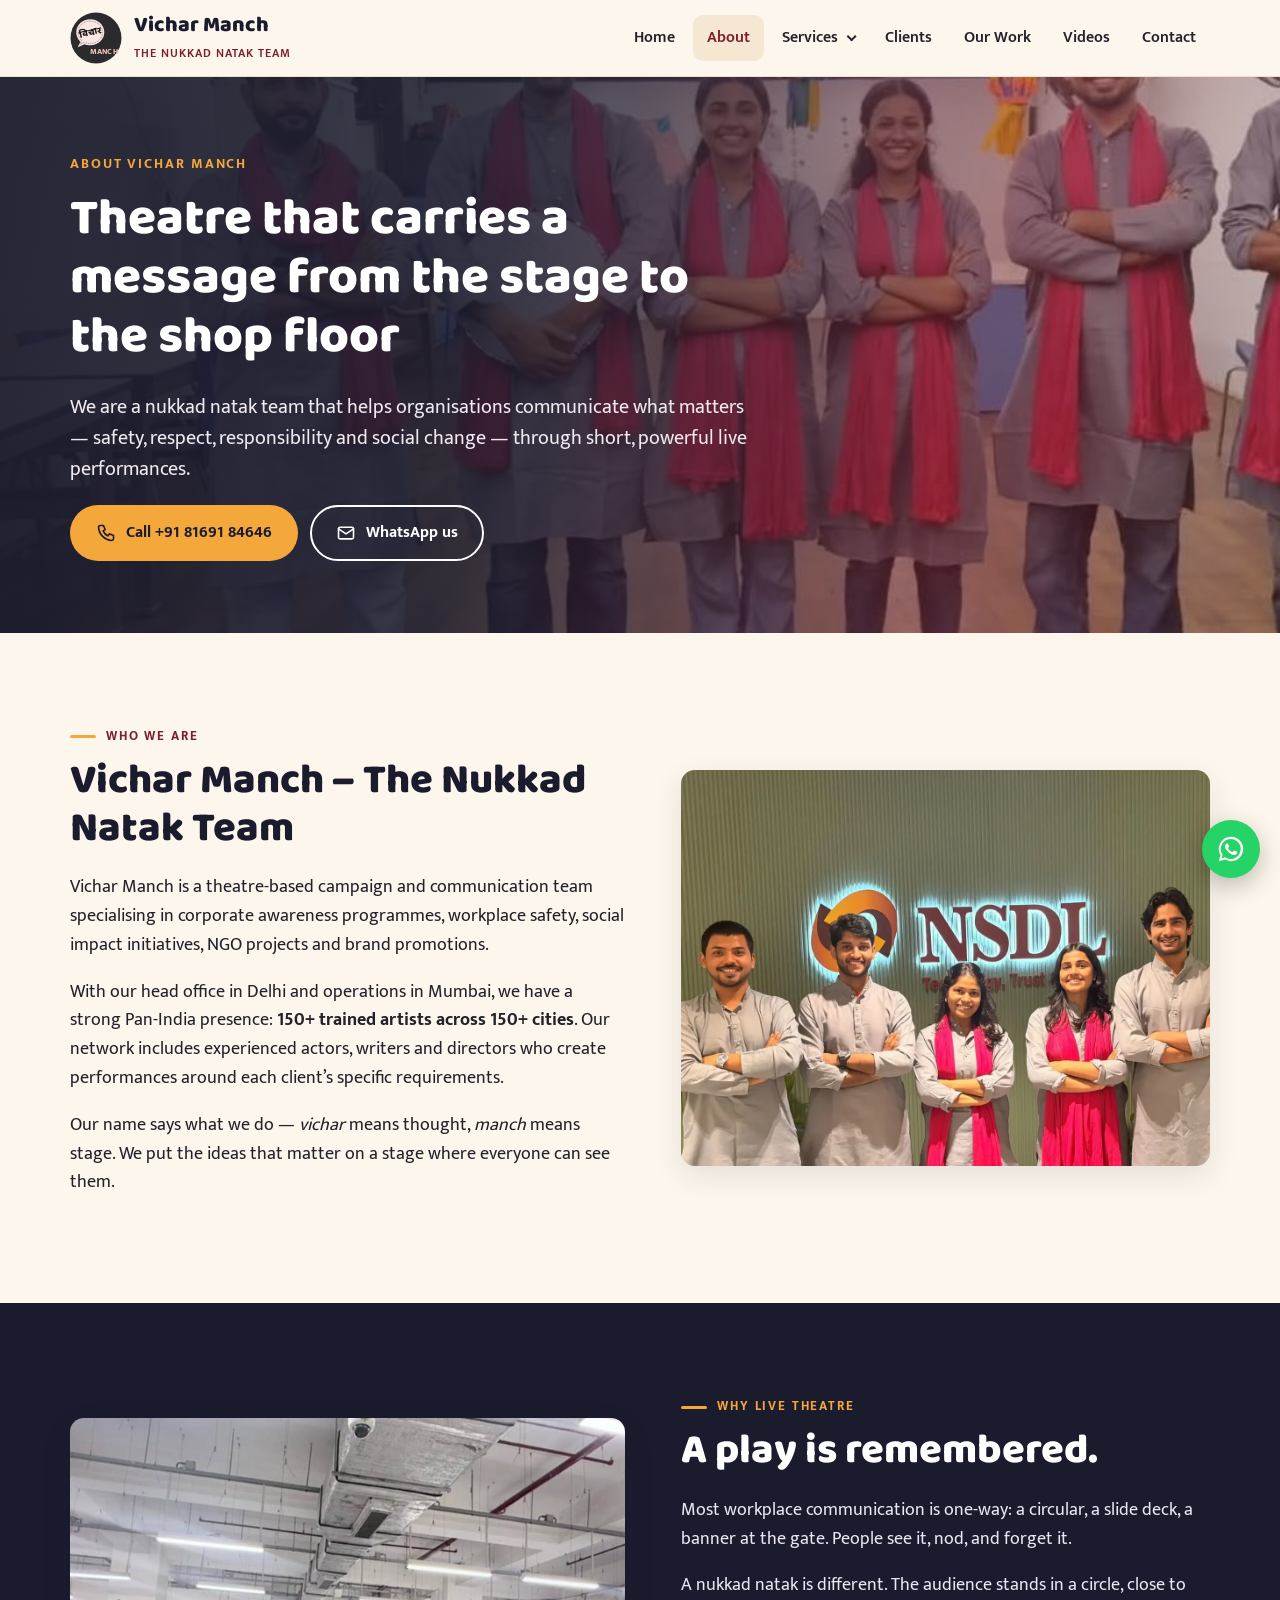
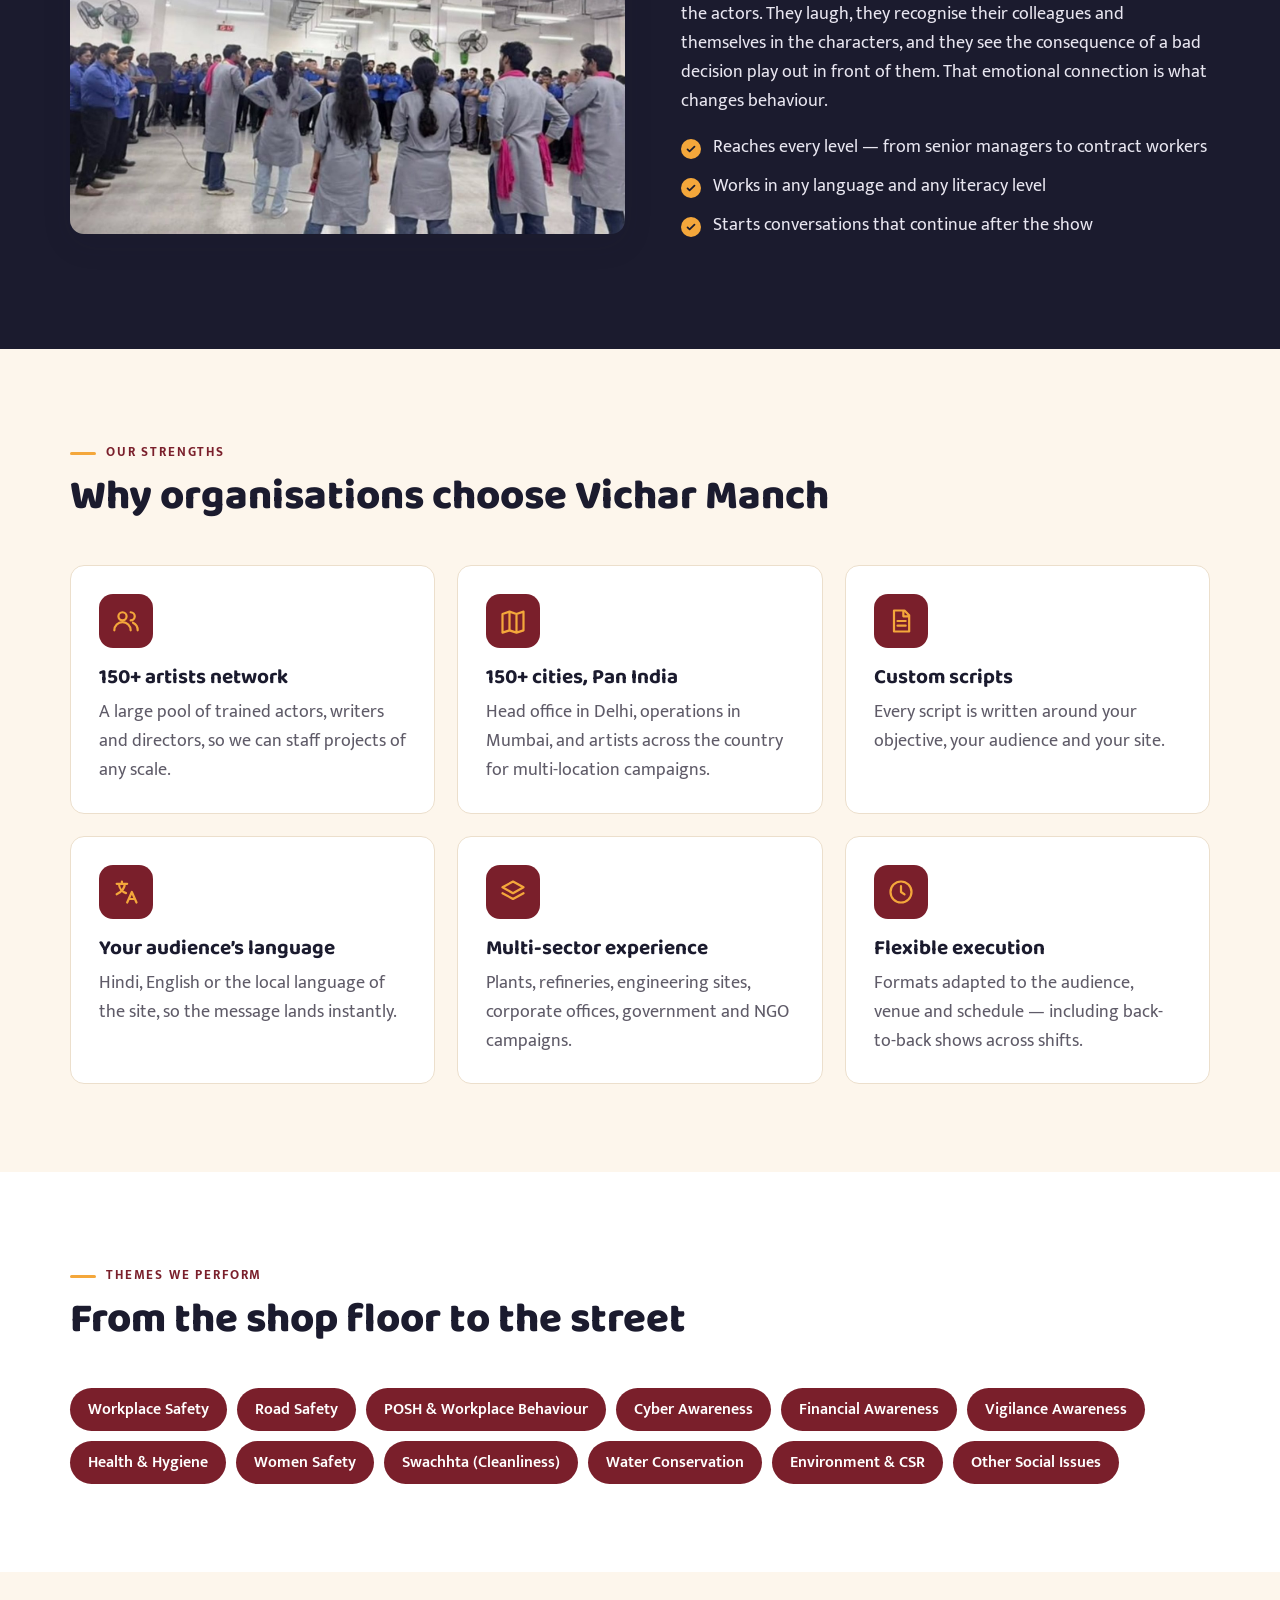
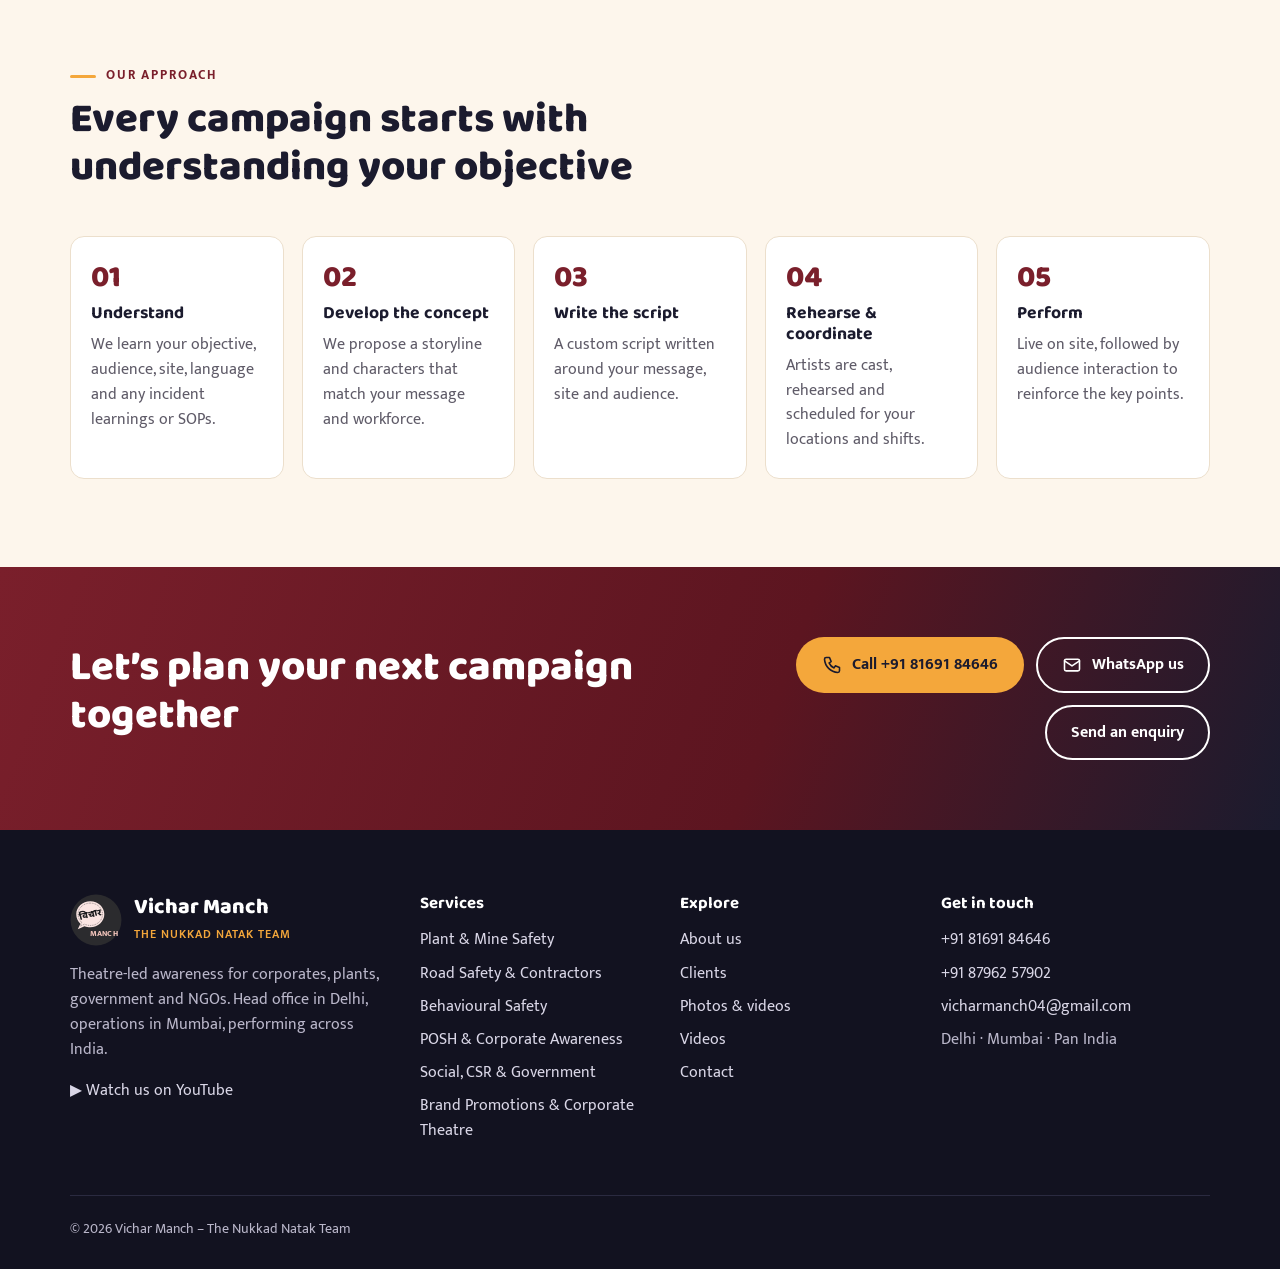
<file: site/about.html>
<!doctype html>
<html lang="en">
<head>
<meta charset="utf-8">
<meta name="viewport" content="width=device-width, initial-scale=1">
<title>About Us | Vichar Manch</title>
<meta name="description" content="About Vichar Manch, a Delhi and Mumbai based nukkad natak team with 150+ artists across 150+ cities, creating custom awareness plays for corporates, government and NGOs.">
<link rel="canonical" href="https://vicharmanchnukkadnatak.in/about.html">
<meta property="og:type" content="website">
<meta property="og:title" content="About Us | Vichar Manch">
<meta property="og:description" content="About Vichar Manch, a Delhi and Mumbai based nukkad natak team with 150+ artists across 150+ cities, creating custom awareness plays for corporates, government and NGOs.">
<meta property="og:image" content="https://vicharmanchnukkadnatak.in/assets/img/team-dhol.jpg">
<meta name="theme-color" content="#7a1f2b">
<link rel="icon" href="assets/img/logo.svg" type="image/svg+xml">
<link rel="preconnect" href="https://fonts.googleapis.com">
<link rel="preconnect" href="https://fonts.gstatic.com" crossorigin>
<link href="https://fonts.googleapis.com/css2?family=Baloo+2:wght@600;700;800&family=Mukta:wght@400;500;600;700;800&display=swap" rel="stylesheet">
<link rel="stylesheet" href="assets/css/style.css">
<script type="application/ld+json">{"@context": "https://schema.org", "@type": "PerformingGroup", "name": "Vichar Manch – The Nukkad Natak Team", "alternateName": "Vichar Manch", "email": "vicharmanch04@gmail.com", "telephone": ["+918169184646", "+918796257902"], "areaServed": "India", "sameAs": ["https://www.youtube.com/@Vicharmanchnukkadteam"], "address": {"@type": "PostalAddress", "addressLocality": "Delhi", "addressCountry": "IN"}, "description": "Nukkad natak (street theatre) team for corporate safety, POSH, CSR, government and brand awareness campaigns across India."}</script>
</head>
<body>
<a class="skip" href="#main">Skip to content</a>
<header class="site-header">
  <div class="wrap nav">
    <a class="brand" href="index.html" aria-label="Vichar Manch home"><svg viewBox="0 0 200 200" role="img" aria-label="Vichar Manch logo">
<circle cx="100" cy="100" r="98" fill="#2b2b2e"/>
<path d="M78 28c-30 0-54 22-54 50 0 14 6 27 16 36l-10 22 26-12c7 3 14 4 22 4 30 0 54-22 54-50S108 28 78 28z" fill="#fbe6e3"/>
<path d="M78 35c-26 0-47 19-47 43 0 12 5 23 14 31l-6 15 17-8c7 3 14 5 22 5 26 0 47-19 47-43S104 35 78 35z" fill="none" stroke="#2b2b2e" stroke-width="1.6" stroke-dasharray="4 3"/>
<text x="78" y="90" text-anchor="middle" font-family="'Baloo 2','Mukta',sans-serif" font-weight="800" font-size="36" fill="#1d1d1f" transform="rotate(-14 78 80)">विचार</text>
<text x="130" y="162" text-anchor="middle" font-family="'Mukta',Arial,sans-serif" font-weight="800" font-size="30" letter-spacing="1" fill="#f2c4bb">MANCH</text>
</svg><span><span class="brand-name">Vichar Manch</span><span class="brand-sub">The Nukkad Natak Team</span></span></a>
    <button class="nav-toggle" aria-label="Open menu" aria-expanded="false" aria-controls="menu"><span></span><span></span><span></span></button>
    <ul class="menu" id="menu">
      <li><a href="index.html">Home</a></li><li><a href="about.html" aria-current="page">About</a></li><li class="has-sub"><a href="services.html">Services</a><ul class="submenu"><li><a href="services/plant-mine-safety-plays.html">Plant &amp; Mine Safety</a></li><li><a href="services/road-safety-contractor-awareness.html">Road Safety &amp; Contractors</a></li><li><a href="services/behavioural-safety.html">Behavioural Safety</a></li><li><a href="services/posh-corporate-awareness.html">POSH &amp; Corporate Awareness</a></li><li><a href="services/social-awareness-csr-government.html">Social, CSR &amp; Government</a></li><li><a href="services/brand-promotions-corporate-theatre.html">Brand Promotions &amp; Corporate Theatre</a></li></ul></li><li><a href="clients.html">Clients</a></li><li><a href="gallery.html">Our Work</a></li><li><a href="videos.html">Videos</a></li><li><a href="contact.html">Contact</a></li>
    </ul>
  </div>
</header>
<main id="main">
<section class="hero page-hero">
  <div class="hero-bg" style="background-image:url('assets/img/team-dhol.jpg')" aria-hidden="true"></div>
  <div class="wrap">
    <span class="eyebrow">About Vichar Manch</span>
    <h1>Theatre that carries a message from the stage to the shop floor</h1>
    <p class="lead">We are a nukkad natak team that helps organisations communicate what matters — safety, respect, responsibility and social change — through short, powerful live performances.</p>
    
    
    <div class="btn-row"><a class="btn btn-gold" href="tel:+918169184646"><svg class="" viewBox="0 0 24 24" fill="none" stroke="currentColor" stroke-width="1.9" stroke-linecap="round" stroke-linejoin="round" aria-hidden="true"><path d="M5 3h4l2 5-2.5 1.5a11 11 0 0 0 6 6L16 13l5 2v4a2 2 0 0 1-2 2A17 17 0 0 1 3 5a2 2 0 0 1 2-2z"/></svg>Call +91 81691 84646</a><a class="btn btn-ghost" href="https://wa.me/918169184646" target="_blank" rel="noopener"><svg class="" viewBox="0 0 24 24" fill="none" stroke="currentColor" stroke-width="1.9" stroke-linecap="round" stroke-linejoin="round" aria-hidden="true"><rect x="3" y="5" width="18" height="14" rx="2"/><path d="M3 7l9 6 9-6"/></svg>WhatsApp us</a></div>
  </div>
</section><section class="section"><div class="wrap split">
  <div class="reveal">
    <span class="kicker">Who we are</span>
    <h2>Vichar Manch – The Nukkad Natak Team</h2>
    <p>Vichar Manch is a theatre-based campaign and communication team specialising in corporate awareness programmes, workplace safety, social impact initiatives, NGO projects and brand promotions.</p>
    <p>With our head office in Delhi and operations in Mumbai, we have a strong Pan-India presence: <b>150+ trained artists across 150+ cities</b>. Our network includes experienced actors, writers and directors who create performances around each client’s specific requirements.</p>
    <p>Our name says what we do — <i>vichar</i> means thought, <i>manch</i> means stage. We put the ideas that matter on a stage where everyone can see them.</p>
  </div>
  <div class="photo-stack reveal"><img src="assets/img/nsdl-1.jpg" alt="Vichar Manch team at NSDL" loading="lazy"></div>
</div></section><section class="section dark"><div class="wrap split reverse">
  <div class="reveal">
    <span class="kicker">Why live theatre</span>
    <h2>A play is remembered.</h2>
    <p>Most workplace communication is one-way: a circular, a slide deck, a banner at the gate. People see it, nod, and forget it.</p>
    <p>A nukkad natak is different. The audience stands in a circle, close to the actors. They laugh, they recognise their colleagues and themselves in the characters, and they see the consequence of a bad decision play out in front of them. That emotional connection is what changes behaviour.</p>
    <ul class="checks"><li>Reaches every level — from senior managers to contract workers</li><li>Works in any language and any literacy level</li><li>Starts conversations that continue after the show</li></ul>
  </div>
  <div class="photo-stack reveal"><img src="assets/img/plant-hall-performance-4.jpg" alt="Plant workers standing in a circle around a Vichar Manch performance" loading="lazy"></div>
</div></section><section class="section"><div class="wrap">
  <div class="section-head reveal"><span class="kicker">Our strengths</span><h2>Why organisations choose Vichar Manch</h2></div>
  <div class="grid grid-3"><div class="card reveal"><span class="icon"><svg class="" viewBox="0 0 24 24" fill="none" stroke="currentColor" stroke-width="1.9" stroke-linecap="round" stroke-linejoin="round" aria-hidden="true"><circle cx="9" cy="8" r="3.5"/><path d="M2 20a7 7 0 0 1 14 0M16 4.5a3.5 3.5 0 0 1 0 7M18 13.5a7 7 0 0 1 4 6.5"/></svg></span><h3>150+ artists network</h3><p>A large pool of trained actors, writers and directors, so we can staff projects of any scale.</p></div><div class="card reveal"><span class="icon"><svg class="" viewBox="0 0 24 24" fill="none" stroke="currentColor" stroke-width="1.9" stroke-linecap="round" stroke-linejoin="round" aria-hidden="true"><path d="M9 4l6 2 6-2v16l-6 2-6-2-6 2V6zM9 4v16M15 6v16"/></svg></span><h3>150+ cities, Pan India</h3><p>Head office in Delhi, operations in Mumbai, and artists across the country for multi-location campaigns.</p></div><div class="card reveal"><span class="icon"><svg class="" viewBox="0 0 24 24" fill="none" stroke="currentColor" stroke-width="1.9" stroke-linecap="round" stroke-linejoin="round" aria-hidden="true"><path d="M6 3h9l4 4v14H6zM14 3v5h5M9 12h7M9 16h7"/></svg></span><h3>Custom scripts</h3><p>Every script is written around your objective, your audience and your site.</p></div><div class="card reveal"><span class="icon"><svg class="" viewBox="0 0 24 24" fill="none" stroke="currentColor" stroke-width="1.9" stroke-linecap="round" stroke-linejoin="round" aria-hidden="true"><path d="M4 5h9M8.5 3v2M6 5c0 4 3 7 6 8M11 5c0 4-3 7-7 9M13 21l4-9 4 9M14.5 18h5"/></svg></span><h3>Your audience’s language</h3><p>Hindi, English or the local language of the site, so the message lands instantly.</p></div><div class="card reveal"><span class="icon"><svg class="" viewBox="0 0 24 24" fill="none" stroke="currentColor" stroke-width="1.9" stroke-linecap="round" stroke-linejoin="round" aria-hidden="true"><path d="M12 3l9 5-9 5-9-5zM3 13l9 5 9-5"/></svg></span><h3>Multi-sector experience</h3><p>Plants, refineries, engineering sites, corporate offices, government and NGO campaigns.</p></div><div class="card reveal"><span class="icon"><svg class="" viewBox="0 0 24 24" fill="none" stroke="currentColor" stroke-width="1.9" stroke-linecap="round" stroke-linejoin="round" aria-hidden="true"><circle cx="12" cy="12" r="9"/><path d="M12 7v5l3 2"/></svg></span><h3>Flexible execution</h3><p>Formats adapted to the audience, venue and schedule — including back-to-back shows across shifts.</p></div></div>
</div></section><section class="section alt"><div class="wrap">
  <div class="section-head reveal"><span class="kicker">Themes we perform</span><h2>From the shop floor to the street</h2></div>
  <ul class="pills reveal"><li>Workplace Safety</li><li>Road Safety</li><li>POSH &amp; Workplace Behaviour</li><li>Cyber Awareness</li><li>Financial Awareness</li><li>Vigilance Awareness</li><li>Health &amp; Hygiene</li><li>Women Safety</li><li>Swachhta (Cleanliness)</li><li>Water Conservation</li><li>Environment &amp; CSR</li><li>Other Social Issues</li></ul>
</div></section><section class="section"><div class="wrap">
  <div class="section-head reveal"><span class="kicker">Our approach</span><h2>Every campaign starts with understanding your objective</h2></div>
  <ol class="steps"><li class="reveal"><h3>Understand</h3><p>We learn your objective, audience, site, language and any incident learnings or SOPs.</p></li><li class="reveal"><h3>Develop the concept</h3><p>We propose a storyline and characters that match your message and workforce.</p></li><li class="reveal"><h3>Write the script</h3><p>A custom script written around your message, site and audience.</p></li><li class="reveal"><h3>Rehearse &amp; coordinate</h3><p>Artists are cast, rehearsed and scheduled for your locations and shifts.</p></li><li class="reveal"><h3>Perform</h3><p>Live on site, followed by audience interaction to reinforce the key points.</p></li></ol>
</div></section><section class="cta"><div class="wrap">
  <div><h2>Let’s plan your next campaign together</h2></div>
  <div class="btn-row"><a class="btn btn-gold" href="tel:+918169184646"><svg class="" viewBox="0 0 24 24" fill="none" stroke="currentColor" stroke-width="1.9" stroke-linecap="round" stroke-linejoin="round" aria-hidden="true"><path d="M5 3h4l2 5-2.5 1.5a11 11 0 0 0 6 6L16 13l5 2v4a2 2 0 0 1-2 2A17 17 0 0 1 3 5a2 2 0 0 1 2-2z"/></svg>Call +91 81691 84646</a><a class="btn btn-ghost" href="https://wa.me/918169184646" target="_blank" rel="noopener"><svg class="" viewBox="0 0 24 24" fill="none" stroke="currentColor" stroke-width="1.9" stroke-linecap="round" stroke-linejoin="round" aria-hidden="true"><rect x="3" y="5" width="18" height="14" rx="2"/><path d="M3 7l9 6 9-6"/></svg>WhatsApp us</a><a class="btn btn-ghost" href="contact.html">Send an enquiry</a></div>
</div></section>
</main>
<footer class="site-footer">
  <div class="wrap">
    <div class="foot-grid">
      <div>
        <a class="brand" href="index.html"><svg viewBox="0 0 200 200" role="img" aria-label="Vichar Manch logo">
<circle cx="100" cy="100" r="98" fill="#2b2b2e"/>
<path d="M78 28c-30 0-54 22-54 50 0 14 6 27 16 36l-10 22 26-12c7 3 14 4 22 4 30 0 54-22 54-50S108 28 78 28z" fill="#fbe6e3"/>
<path d="M78 35c-26 0-47 19-47 43 0 12 5 23 14 31l-6 15 17-8c7 3 14 5 22 5 26 0 47-19 47-43S104 35 78 35z" fill="none" stroke="#2b2b2e" stroke-width="1.6" stroke-dasharray="4 3"/>
<text x="78" y="90" text-anchor="middle" font-family="'Baloo 2','Mukta',sans-serif" font-weight="800" font-size="36" fill="#1d1d1f" transform="rotate(-14 78 80)">विचार</text>
<text x="130" y="162" text-anchor="middle" font-family="'Mukta',Arial,sans-serif" font-weight="800" font-size="30" letter-spacing="1" fill="#f2c4bb">MANCH</text>
</svg><span><span class="brand-name">Vichar Manch</span><span class="brand-sub">The Nukkad Natak Team</span></span></a>
        <p>Theatre-led awareness for corporates, plants, government and NGOs. Head office in Delhi, operations in Mumbai, performing across India.</p>
        <p><a href="https://www.youtube.com/@Vicharmanchnukkadteam" target="_blank" rel="noopener">▶ Watch us on YouTube</a></p>
      </div>
      <div><h4>Services</h4><ul><li><a href="services/plant-mine-safety-plays.html">Plant &amp; Mine Safety</a></li><li><a href="services/road-safety-contractor-awareness.html">Road Safety &amp; Contractors</a></li><li><a href="services/behavioural-safety.html">Behavioural Safety</a></li><li><a href="services/posh-corporate-awareness.html">POSH &amp; Corporate Awareness</a></li><li><a href="services/social-awareness-csr-government.html">Social, CSR &amp; Government</a></li><li><a href="services/brand-promotions-corporate-theatre.html">Brand Promotions &amp; Corporate Theatre</a></li></ul></div>
      <div><h4>Explore</h4><ul>
        <li><a href="about.html">About us</a></li><li><a href="clients.html">Clients</a></li>
        <li><a href="gallery.html">Photos & videos</a></li><li><a href="videos.html">Videos</a></li><li><a href="contact.html">Contact</a></li></ul></div>
      <div><h4>Get in touch</h4><ul><li><a href="tel:+918169184646">+91 81691 84646</a></li><li><a href="tel:+918796257902">+91 87962 57902</a></li>
        <li><a href="mailto:vicharmanch04@gmail.com">vicharmanch04@gmail.com</a></li><li>Delhi · Mumbai · Pan India</li></ul></div>
    </div>
    <div class="foot-bottom"><span>© <span id="year">2026</span> Vichar Manch – The Nukkad Natak Team</span></div>
  </div>
</footer>
<a class="float-call" href="tel:+918169184646" aria-label="Call Vichar Manch"><svg class="" viewBox="0 0 24 24" fill="none" stroke="currentColor" stroke-width="1.9" stroke-linecap="round" stroke-linejoin="round" aria-hidden="true"><path d="M5 3h4l2 5-2.5 1.5a11 11 0 0 0 6 6L16 13l5 2v4a2 2 0 0 1-2 2A17 17 0 0 1 3 5a2 2 0 0 1 2-2z"/></svg></a>
<a class="float-wa" href="https://wa.me/918169184646?text=Hello Vichar Manch, I would like to know more about your nukkad natak performances." target="_blank" rel="noopener" aria-label="Chat on WhatsApp"><svg viewBox="0 0 32 32" aria-hidden="true"><path fill="#fff" d="M16 3a13 13 0 0 0-11.2 19.6L3 29l6.6-1.7A13 13 0 1 0 16 3zm0 23.6c-2 0-4-.5-5.7-1.6l-.4-.2-3.9 1 1-3.8-.3-.4A10.6 10.6 0 1 1 16 26.6zm5.8-7.9c-.3-.2-1.9-.9-2.2-1-.3-.1-.5-.2-.7.2l-1 1.2c-.2.2-.4.2-.7.1a8.7 8.7 0 0 1-4.3-3.8c-.3-.6.3-.5.9-1.7.1-.2 0-.4 0-.6l-1-2.4c-.3-.6-.5-.5-.7-.5h-.6a1.2 1.2 0 0 0-.9.4 3.6 3.6 0 0 0-1.1 2.7 6.3 6.3 0 0 0 1.3 3.3 14.4 14.4 0 0 0 5.5 4.9c2 .9 2.8.9 3.9.8.6-.1 1.9-.8 2.2-1.6.3-.8.3-1.4.2-1.6-.1-.1-.3-.2-.6-.4z"/></svg></a>
<script src="assets/js/main.js" defer></script>
</body>
</html>
</file>
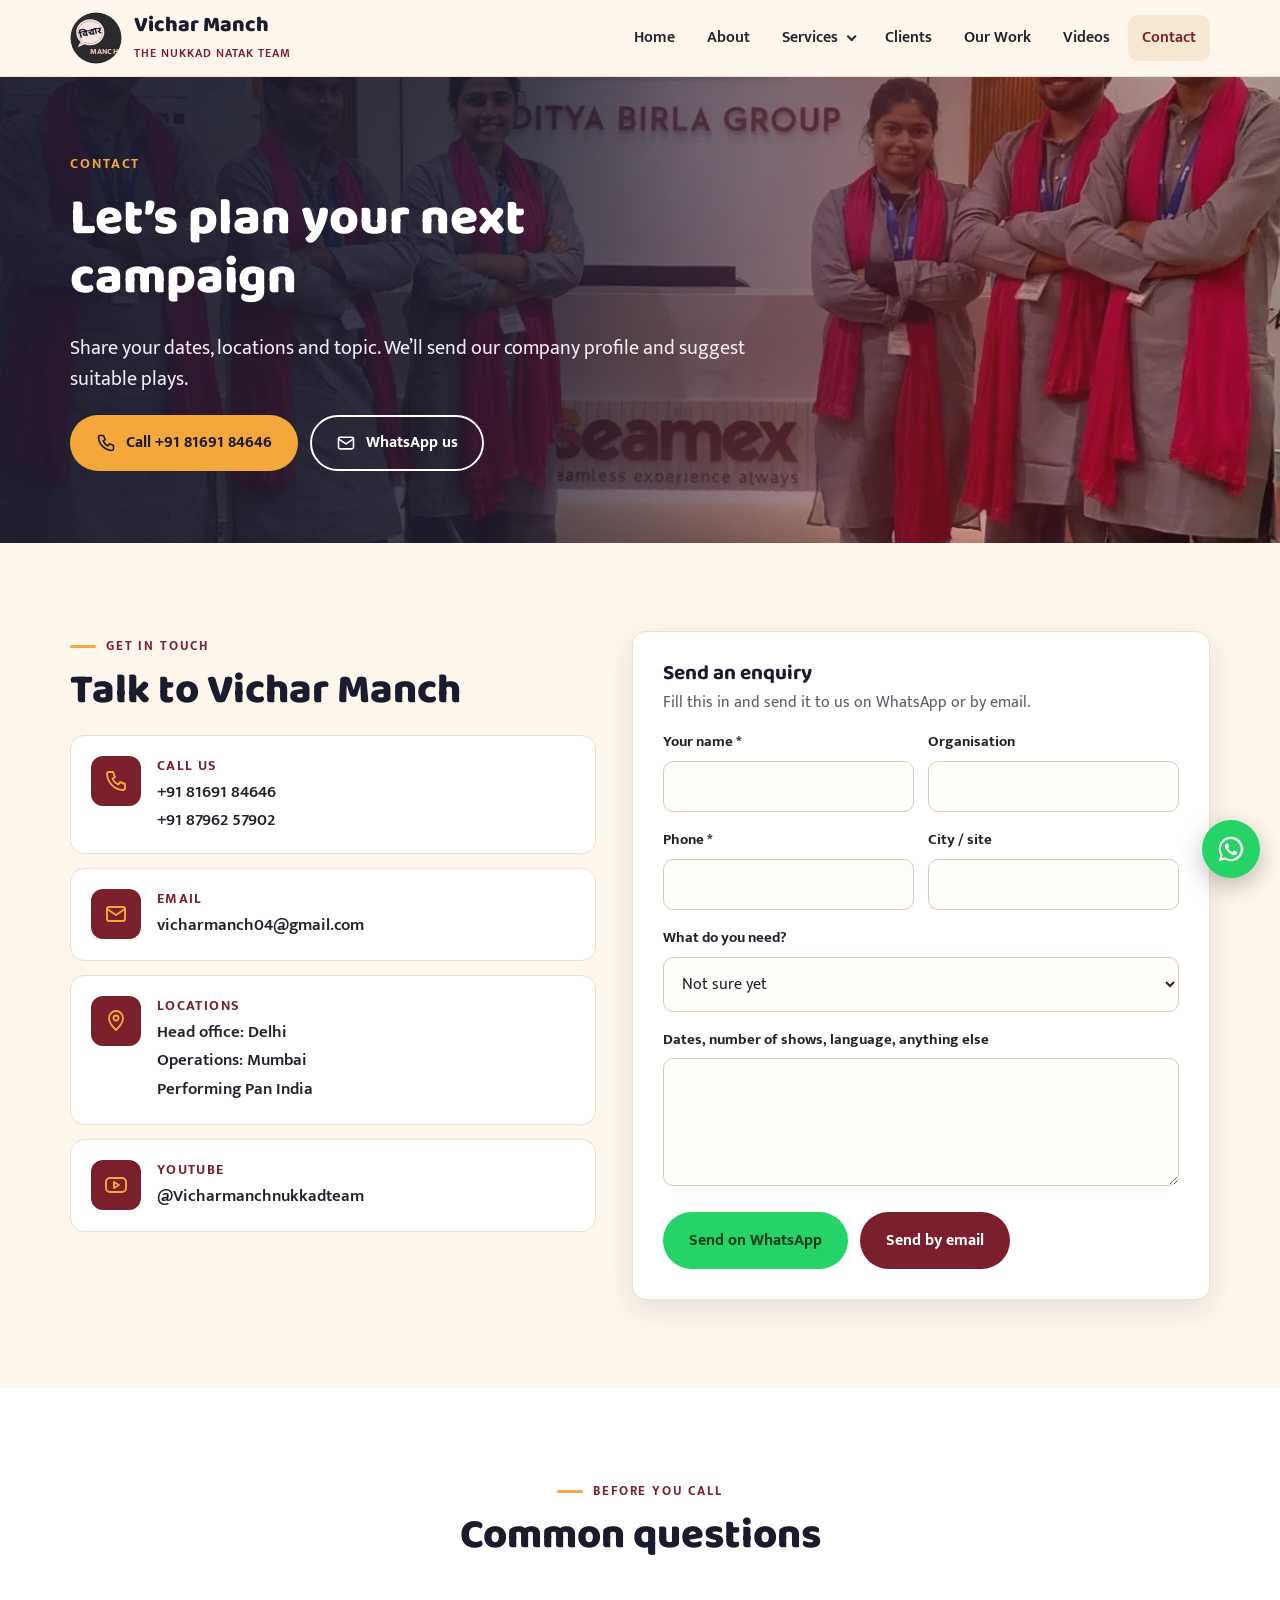
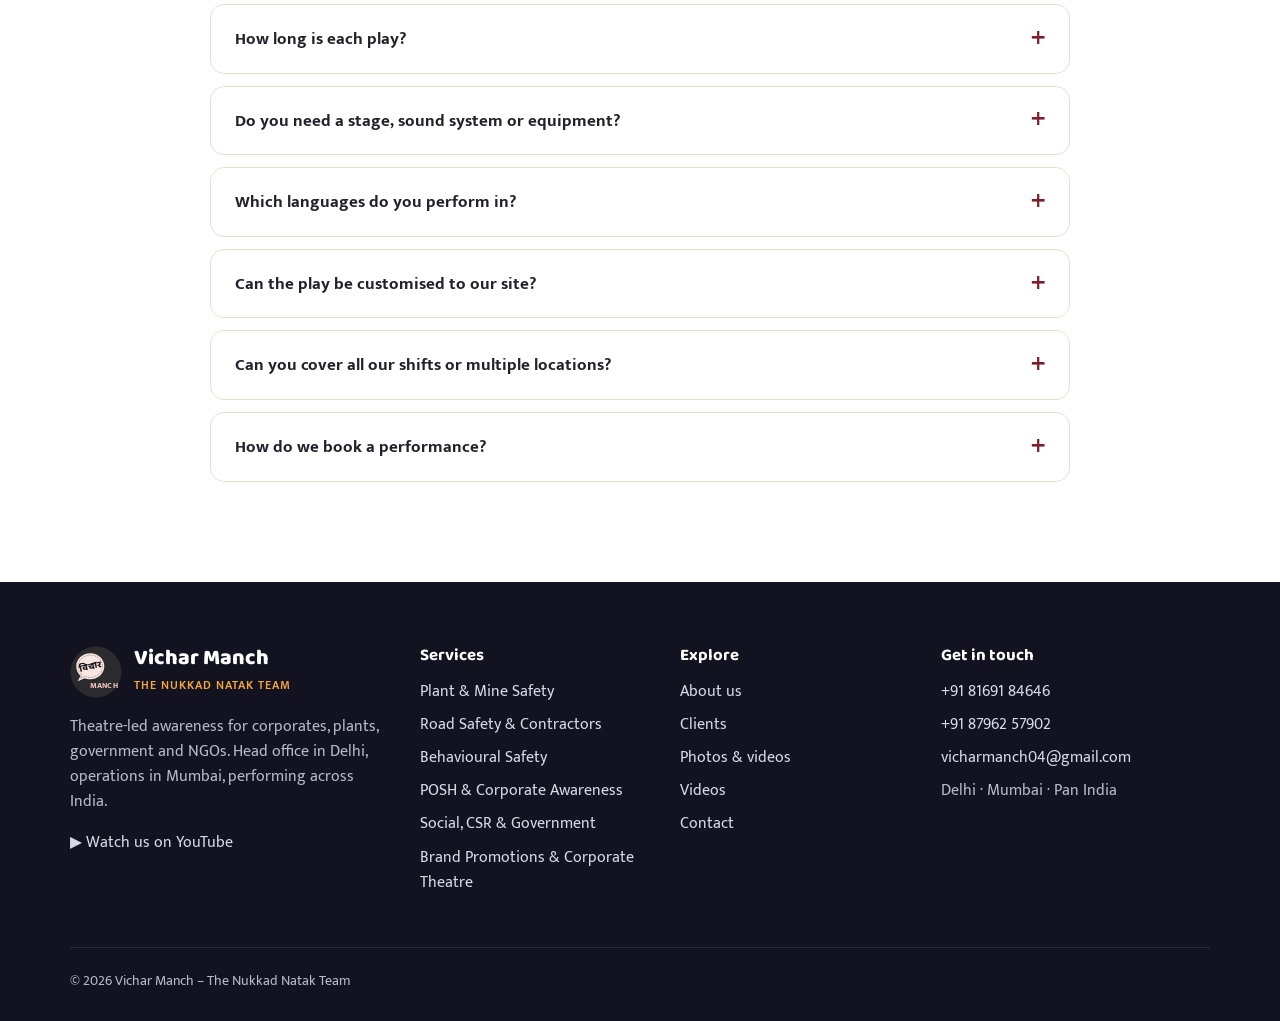
<file: site/contact.html>
<!doctype html>
<html lang="en">
<head>
<meta charset="utf-8">
<meta name="viewport" content="width=device-width, initial-scale=1">
<title>Contact Us | Vichar Manch</title>
<meta name="description" content="Contact Vichar Manch for nukkad natak and corporate awareness plays anywhere in India. Call +91 81691 84646 or +91 87962 57902, or email vicharmanch04@gmail.com.">
<link rel="canonical" href="https://vicharmanchnukkadnatak.in/contact.html">
<meta property="og:type" content="website">
<meta property="og:title" content="Contact Us | Vichar Manch">
<meta property="og:description" content="Contact Vichar Manch for nukkad natak and corporate awareness plays anywhere in India. Call +91 81691 84646 or +91 87962 57902, or email vicharmanch04@gmail.com.">
<meta property="og:image" content="https://vicharmanchnukkadnatak.in/assets/img/aditya-birla-seamex.jpg">
<meta name="theme-color" content="#7a1f2b">
<link rel="icon" href="assets/img/logo.svg" type="image/svg+xml">
<link rel="preconnect" href="https://fonts.googleapis.com">
<link rel="preconnect" href="https://fonts.gstatic.com" crossorigin>
<link href="https://fonts.googleapis.com/css2?family=Baloo+2:wght@600;700;800&family=Mukta:wght@400;500;600;700;800&display=swap" rel="stylesheet">
<link rel="stylesheet" href="assets/css/style.css">
<script type="application/ld+json">{"@context": "https://schema.org", "@type": "PerformingGroup", "name": "Vichar Manch – The Nukkad Natak Team", "alternateName": "Vichar Manch", "email": "vicharmanch04@gmail.com", "telephone": ["+918169184646", "+918796257902"], "areaServed": "India", "sameAs": ["https://www.youtube.com/@Vicharmanchnukkadteam"], "address": {"@type": "PostalAddress", "addressLocality": "Delhi", "addressCountry": "IN"}, "description": "Nukkad natak (street theatre) team for corporate safety, POSH, CSR, government and brand awareness campaigns across India."}</script>
</head>
<body>
<a class="skip" href="#main">Skip to content</a>
<header class="site-header">
  <div class="wrap nav">
    <a class="brand" href="index.html" aria-label="Vichar Manch home"><svg viewBox="0 0 200 200" role="img" aria-label="Vichar Manch logo">
<circle cx="100" cy="100" r="98" fill="#2b2b2e"/>
<path d="M78 28c-30 0-54 22-54 50 0 14 6 27 16 36l-10 22 26-12c7 3 14 4 22 4 30 0 54-22 54-50S108 28 78 28z" fill="#fbe6e3"/>
<path d="M78 35c-26 0-47 19-47 43 0 12 5 23 14 31l-6 15 17-8c7 3 14 5 22 5 26 0 47-19 47-43S104 35 78 35z" fill="none" stroke="#2b2b2e" stroke-width="1.6" stroke-dasharray="4 3"/>
<text x="78" y="90" text-anchor="middle" font-family="'Baloo 2','Mukta',sans-serif" font-weight="800" font-size="36" fill="#1d1d1f" transform="rotate(-14 78 80)">विचार</text>
<text x="130" y="162" text-anchor="middle" font-family="'Mukta',Arial,sans-serif" font-weight="800" font-size="30" letter-spacing="1" fill="#f2c4bb">MANCH</text>
</svg><span><span class="brand-name">Vichar Manch</span><span class="brand-sub">The Nukkad Natak Team</span></span></a>
    <button class="nav-toggle" aria-label="Open menu" aria-expanded="false" aria-controls="menu"><span></span><span></span><span></span></button>
    <ul class="menu" id="menu">
      <li><a href="index.html">Home</a></li><li><a href="about.html">About</a></li><li class="has-sub"><a href="services.html">Services</a><ul class="submenu"><li><a href="services/plant-mine-safety-plays.html">Plant &amp; Mine Safety</a></li><li><a href="services/road-safety-contractor-awareness.html">Road Safety &amp; Contractors</a></li><li><a href="services/behavioural-safety.html">Behavioural Safety</a></li><li><a href="services/posh-corporate-awareness.html">POSH &amp; Corporate Awareness</a></li><li><a href="services/social-awareness-csr-government.html">Social, CSR &amp; Government</a></li><li><a href="services/brand-promotions-corporate-theatre.html">Brand Promotions &amp; Corporate Theatre</a></li></ul></li><li><a href="clients.html">Clients</a></li><li><a href="gallery.html">Our Work</a></li><li><a href="videos.html">Videos</a></li><li><a href="contact.html" aria-current="page">Contact</a></li>
    </ul>
  </div>
</header>
<main id="main">
<section class="hero page-hero">
  <div class="hero-bg" style="background-image:url('assets/img/aditya-birla-seamex.jpg')" aria-hidden="true"></div>
  <div class="wrap">
    <span class="eyebrow">Contact</span>
    <h1>Let’s plan your next campaign</h1>
    <p class="lead">Share your dates, locations and topic. We’ll send our company profile and suggest suitable plays.</p>
    
    
    <div class="btn-row"><a class="btn btn-gold" href="tel:+918169184646"><svg class="" viewBox="0 0 24 24" fill="none" stroke="currentColor" stroke-width="1.9" stroke-linecap="round" stroke-linejoin="round" aria-hidden="true"><path d="M5 3h4l2 5-2.5 1.5a11 11 0 0 0 6 6L16 13l5 2v4a2 2 0 0 1-2 2A17 17 0 0 1 3 5a2 2 0 0 1 2-2z"/></svg>Call +91 81691 84646</a><a class="btn btn-ghost" href="https://wa.me/918169184646" target="_blank" rel="noopener"><svg class="" viewBox="0 0 24 24" fill="none" stroke="currentColor" stroke-width="1.9" stroke-linecap="round" stroke-linejoin="round" aria-hidden="true"><rect x="3" y="5" width="18" height="14" rx="2"/><path d="M3 7l9 6 9-6"/></svg>WhatsApp us</a></div>
  </div>
</section><section class="section"><div class="wrap contact-grid">
  <div class="reveal">
    <span class="kicker">Get in touch</span>
    <h2>Talk to Vichar Manch</h2>
    <ul class="contact-list">
      <li><span class="ic"><svg class="" viewBox="0 0 24 24" fill="none" stroke="currentColor" stroke-width="1.9" stroke-linecap="round" stroke-linejoin="round" aria-hidden="true"><path d="M5 3h4l2 5-2.5 1.5a11 11 0 0 0 6 6L16 13l5 2v4a2 2 0 0 1-2 2A17 17 0 0 1 3 5a2 2 0 0 1 2-2z"/></svg></span><div class="phones"><b>Call us</b><a href="tel:+918169184646">+91 81691 84646</a><a href="tel:+918796257902">+91 87962 57902</a></div></li>
      <li><span class="ic"><svg class="" viewBox="0 0 24 24" fill="none" stroke="currentColor" stroke-width="1.9" stroke-linecap="round" stroke-linejoin="round" aria-hidden="true"><rect x="3" y="5" width="18" height="14" rx="2"/><path d="M3 7l9 6 9-6"/></svg></span><div><b>Email</b><a href="mailto:vicharmanch04@gmail.com">vicharmanch04@gmail.com</a></div></li>
      <li><span class="ic"><svg class="" viewBox="0 0 24 24" fill="none" stroke="currentColor" stroke-width="1.9" stroke-linecap="round" stroke-linejoin="round" aria-hidden="true"><path d="M12 21s7-6.3 7-12a7 7 0 0 0-14 0c0 5.7 7 12 7 12z"/><circle cx="12" cy="9" r="2.5"/></svg></span><div><b>Locations</b><span style="font-weight:600;font-size:1.08rem">Head office: Delhi<br>Operations: Mumbai<br>Performing Pan India</span></div></li>
      <li><span class="ic"><svg class="" viewBox="0 0 24 24" fill="none" stroke="currentColor" stroke-width="1.9" stroke-linecap="round" stroke-linejoin="round" aria-hidden="true"><rect x="2" y="5" width="20" height="14" rx="4"/><path d="M10 9l5 3-5 3z"/></svg></span><div><b>YouTube</b><a href="https://www.youtube.com/@Vicharmanchnukkadteam" target="_blank" rel="noopener">@Vicharmanchnukkadteam</a></div></li>
    </ul>
  </div>
  <form class="form reveal" id="enquiry" data-wa="918169184646" data-email="vicharmanch04@gmail.com" novalidate>
    <h3>Send an enquiry</h3>
    <p class="hint">Fill this in and send it to us on WhatsApp or by email.</p>
    <div class="field-row">
      <div class="field"><label for="f-name">Your name *</label><input id="f-name" name="name" required autocomplete="name"></div>
      <div class="field"><label for="f-org">Organisation</label><input id="f-org" name="org" autocomplete="organization"></div>
    </div>
    <div class="field-row">
      <div class="field"><label for="f-phone">Phone *</label><input id="f-phone" name="phone" type="tel" required autocomplete="tel"></div>
      <div class="field"><label for="f-city">City / site</label><input id="f-city" name="city"></div>
    </div>
    <div class="field"><label for="f-service">What do you need?</label><select id="f-service" name="service"><option>Not sure yet</option><option>Plant &amp; Mine Safety Plays</option><option>Road Safety &amp; Contractor Awareness</option><option>Behavioural Safety Plays</option><option>POSH &amp; Corporate Awareness</option><option>Social Awareness, CSR &amp; Government Campaigns</option><option>Brand Promotions &amp; Corporate Theatre</option></select></div>
    <div class="field"><label for="f-msg">Dates, number of shows, language, anything else</label><textarea id="f-msg" name="message" rows="4"></textarea></div>
    <div class="btn-row">
      <button class="btn btn-wa" type="submit" value="wa">Send on WhatsApp</button>
      <button class="btn btn-maroon" type="submit" value="email">Send by email</button>
    </div>
  </form>
</div></section><section class="section alt"><div class="wrap" style="max-width:900px">
  <div class="section-head center reveal"><span class="kicker">Before you call</span><h2>Common questions</h2></div>
  <div class="faq"><details class="reveal"><summary>How long is each play?</summary><p>Each performance runs about 20 to 30 minutes. We can make it shorter for shift change-overs or add interaction time for a longer session.</p></details><details class="reveal"><summary>Do you need a stage, sound system or equipment?</summary><p>No. Nukkad natak is performed in the open with live voice and traditional instruments. A clear space at the gate, canteen, shop floor or an open yard is enough.</p></details><details class="reveal"><summary>Which languages do you perform in?</summary><p>Hindi, English, or the local language of your site, so the audience connects immediately.</p></details><details class="reveal"><summary>Can the play be customised to our site?</summary><p>Yes. We build scripts around your own SOPs, site rules, incident learnings and terminology so every performance feels like it belongs to your workplace.</p></details><details class="reveal"><summary>Can you cover all our shifts or multiple locations?</summary><p>Yes. We can schedule several performances across shifts in a day, and with 150+ artists across 150+ cities we can run campaigns at multiple locations across India.</p></details><details class="reveal"><summary>How do we book a performance?</summary><p>Call or WhatsApp us, or send the enquiry form with your location, dates, number of shows and topic. We will share our company profile and suggest suitable plays.</p></details></div>
</div></section>
</main>
<footer class="site-footer">
  <div class="wrap">
    <div class="foot-grid">
      <div>
        <a class="brand" href="index.html"><svg viewBox="0 0 200 200" role="img" aria-label="Vichar Manch logo">
<circle cx="100" cy="100" r="98" fill="#2b2b2e"/>
<path d="M78 28c-30 0-54 22-54 50 0 14 6 27 16 36l-10 22 26-12c7 3 14 4 22 4 30 0 54-22 54-50S108 28 78 28z" fill="#fbe6e3"/>
<path d="M78 35c-26 0-47 19-47 43 0 12 5 23 14 31l-6 15 17-8c7 3 14 5 22 5 26 0 47-19 47-43S104 35 78 35z" fill="none" stroke="#2b2b2e" stroke-width="1.6" stroke-dasharray="4 3"/>
<text x="78" y="90" text-anchor="middle" font-family="'Baloo 2','Mukta',sans-serif" font-weight="800" font-size="36" fill="#1d1d1f" transform="rotate(-14 78 80)">विचार</text>
<text x="130" y="162" text-anchor="middle" font-family="'Mukta',Arial,sans-serif" font-weight="800" font-size="30" letter-spacing="1" fill="#f2c4bb">MANCH</text>
</svg><span><span class="brand-name">Vichar Manch</span><span class="brand-sub">The Nukkad Natak Team</span></span></a>
        <p>Theatre-led awareness for corporates, plants, government and NGOs. Head office in Delhi, operations in Mumbai, performing across India.</p>
        <p><a href="https://www.youtube.com/@Vicharmanchnukkadteam" target="_blank" rel="noopener">▶ Watch us on YouTube</a></p>
      </div>
      <div><h4>Services</h4><ul><li><a href="services/plant-mine-safety-plays.html">Plant &amp; Mine Safety</a></li><li><a href="services/road-safety-contractor-awareness.html">Road Safety &amp; Contractors</a></li><li><a href="services/behavioural-safety.html">Behavioural Safety</a></li><li><a href="services/posh-corporate-awareness.html">POSH &amp; Corporate Awareness</a></li><li><a href="services/social-awareness-csr-government.html">Social, CSR &amp; Government</a></li><li><a href="services/brand-promotions-corporate-theatre.html">Brand Promotions &amp; Corporate Theatre</a></li></ul></div>
      <div><h4>Explore</h4><ul>
        <li><a href="about.html">About us</a></li><li><a href="clients.html">Clients</a></li>
        <li><a href="gallery.html">Photos & videos</a></li><li><a href="videos.html">Videos</a></li><li><a href="contact.html">Contact</a></li></ul></div>
      <div><h4>Get in touch</h4><ul><li><a href="tel:+918169184646">+91 81691 84646</a></li><li><a href="tel:+918796257902">+91 87962 57902</a></li>
        <li><a href="mailto:vicharmanch04@gmail.com">vicharmanch04@gmail.com</a></li><li>Delhi · Mumbai · Pan India</li></ul></div>
    </div>
    <div class="foot-bottom"><span>© <span id="year">2026</span> Vichar Manch – The Nukkad Natak Team</span></div>
  </div>
</footer>
<a class="float-call" href="tel:+918169184646" aria-label="Call Vichar Manch"><svg class="" viewBox="0 0 24 24" fill="none" stroke="currentColor" stroke-width="1.9" stroke-linecap="round" stroke-linejoin="round" aria-hidden="true"><path d="M5 3h4l2 5-2.5 1.5a11 11 0 0 0 6 6L16 13l5 2v4a2 2 0 0 1-2 2A17 17 0 0 1 3 5a2 2 0 0 1 2-2z"/></svg></a>
<a class="float-wa" href="https://wa.me/918169184646?text=Hello Vichar Manch, I would like to know more about your nukkad natak performances." target="_blank" rel="noopener" aria-label="Chat on WhatsApp"><svg viewBox="0 0 32 32" aria-hidden="true"><path fill="#fff" d="M16 3a13 13 0 0 0-11.2 19.6L3 29l6.6-1.7A13 13 0 1 0 16 3zm0 23.6c-2 0-4-.5-5.7-1.6l-.4-.2-3.9 1 1-3.8-.3-.4A10.6 10.6 0 1 1 16 26.6zm5.8-7.9c-.3-.2-1.9-.9-2.2-1-.3-.1-.5-.2-.7.2l-1 1.2c-.2.2-.4.2-.7.1a8.7 8.7 0 0 1-4.3-3.8c-.3-.6.3-.5.9-1.7.1-.2 0-.4 0-.6l-1-2.4c-.3-.6-.5-.5-.7-.5h-.6a1.2 1.2 0 0 0-.9.4 3.6 3.6 0 0 0-1.1 2.7 6.3 6.3 0 0 0 1.3 3.3 14.4 14.4 0 0 0 5.5 4.9c2 .9 2.8.9 3.9.8.6-.1 1.9-.8 2.2-1.6.3-.8.3-1.4.2-1.6-.1-.1-.3-.2-.6-.4z"/></svg></a>
<script src="assets/js/main.js" defer></script>
</body>
</html>
</file>
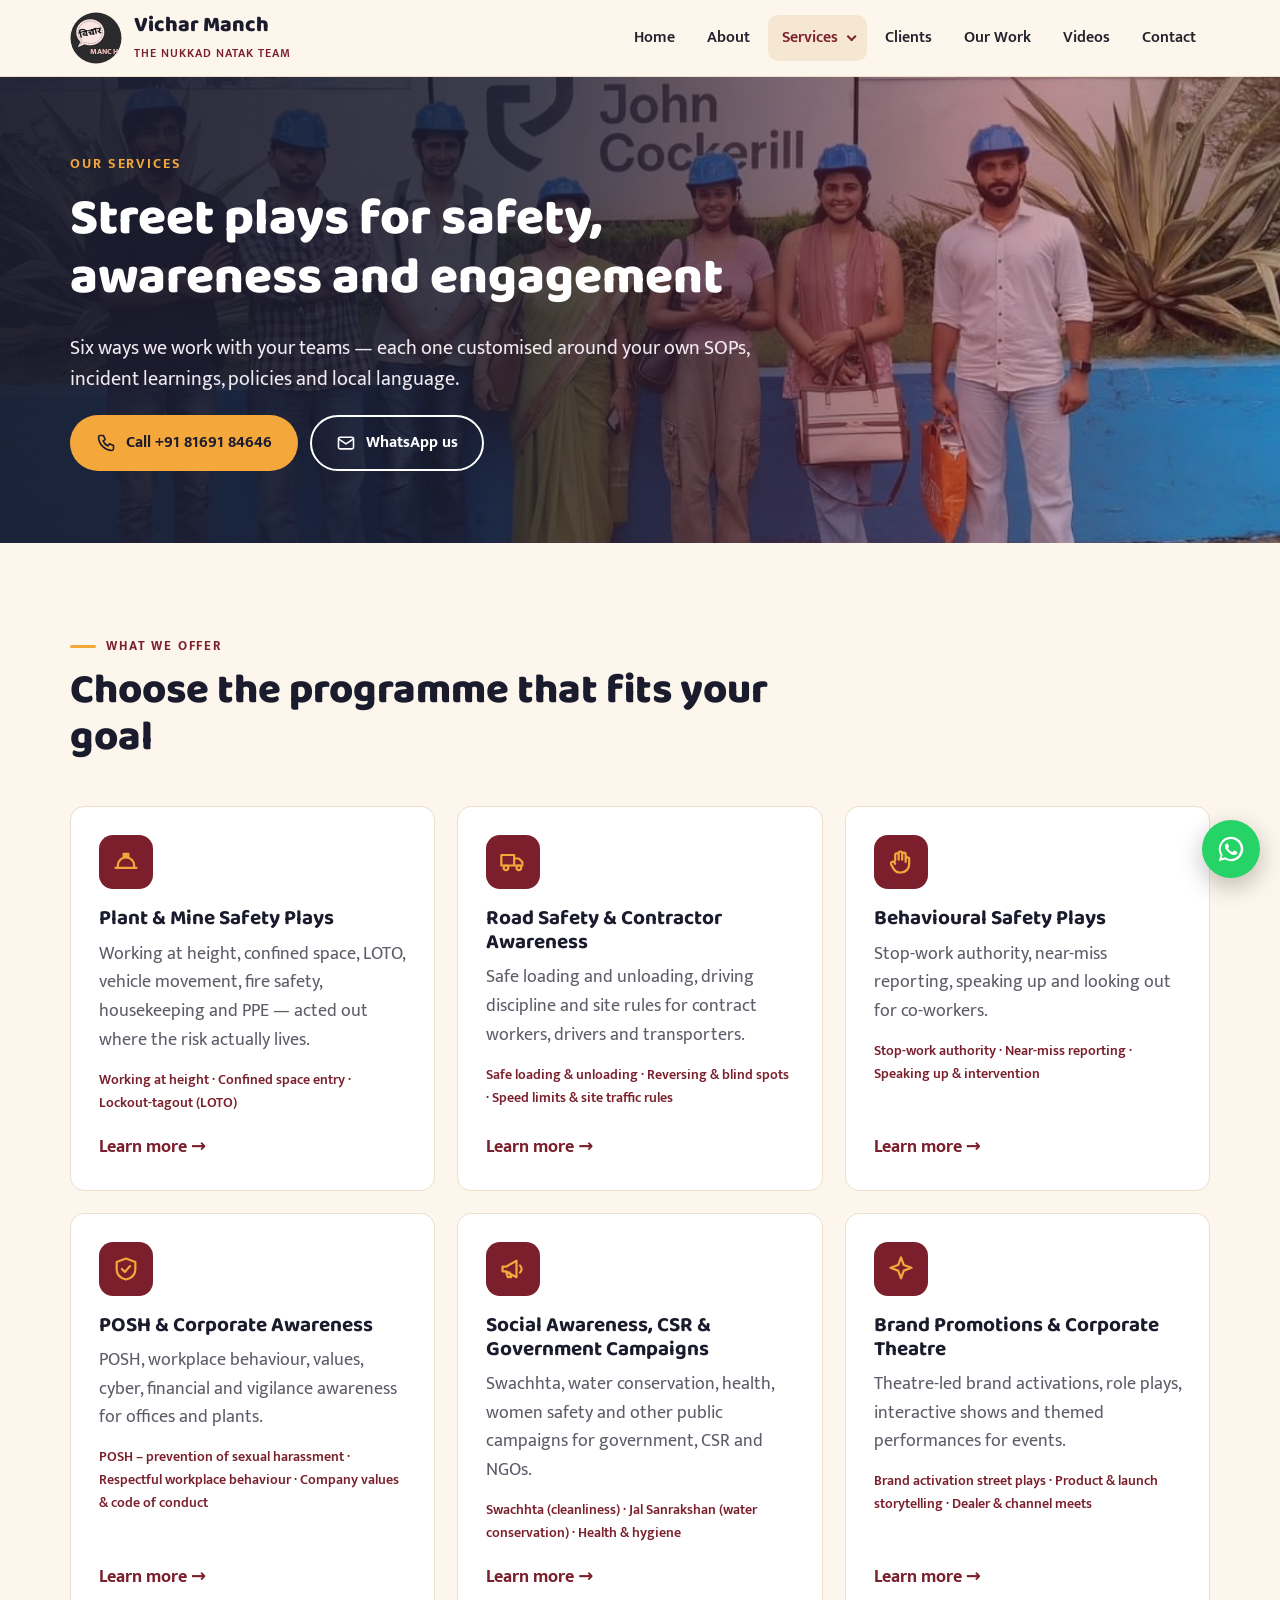
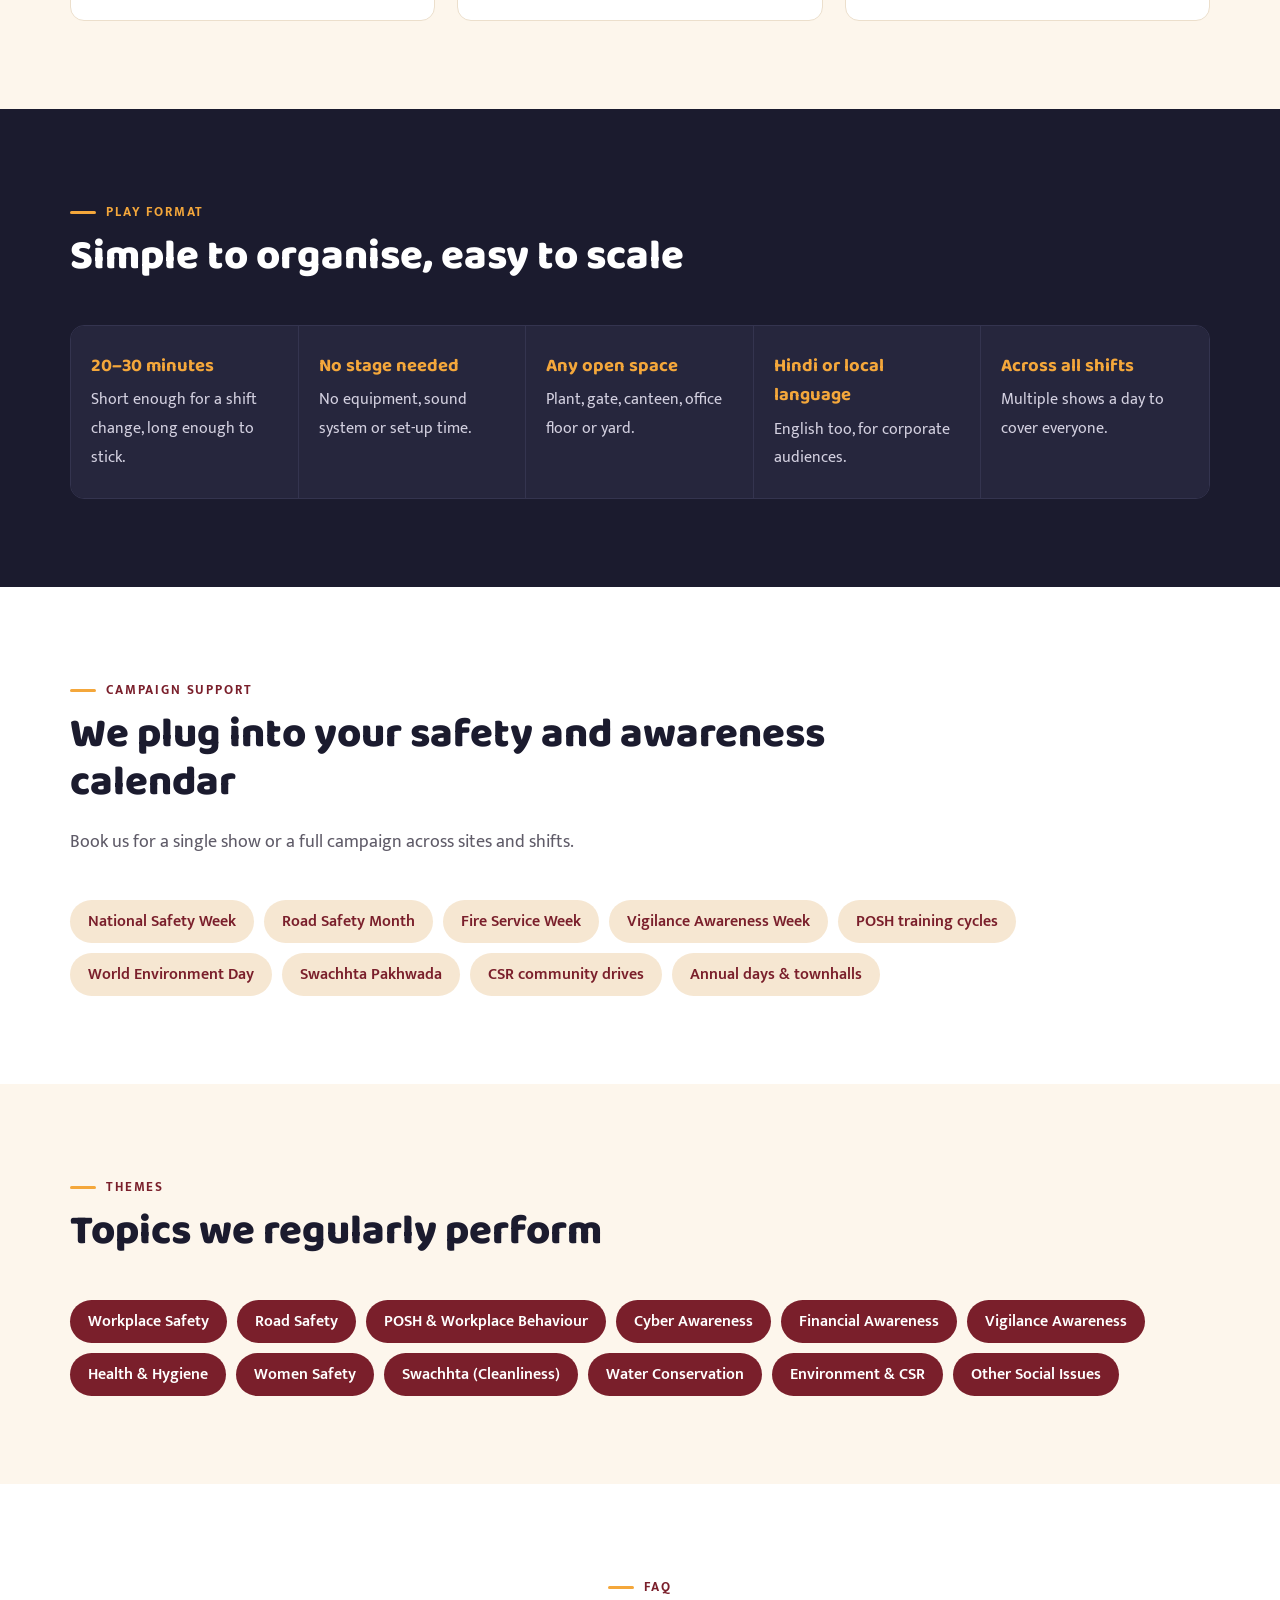
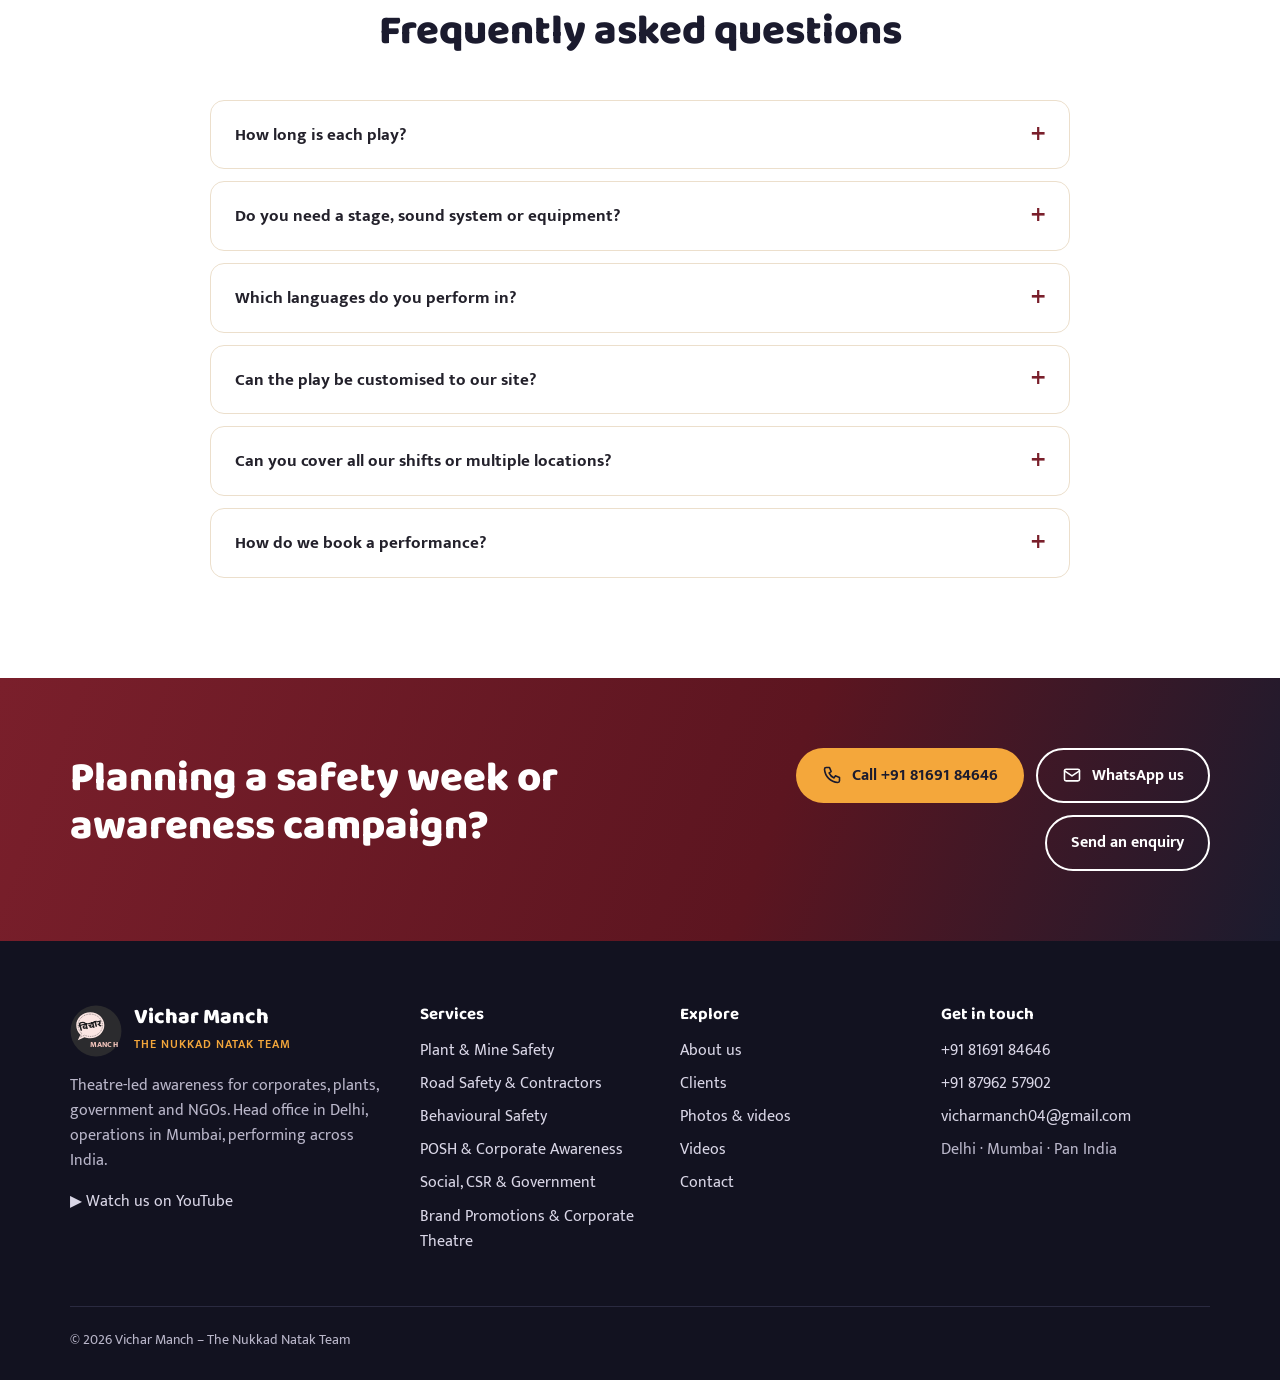
<file: site/services.html>
<!doctype html>
<html lang="en">
<head>
<meta charset="utf-8">
<meta name="viewport" content="width=device-width, initial-scale=1">
<title>Services | Vichar Manch</title>
<meta name="description" content="Nukkad natak services: plant and mine safety plays, road safety and contractor awareness, behavioural safety, POSH and corporate awareness, CSR and government campaigns, brand promotions.">
<link rel="canonical" href="https://vicharmanchnukkadnatak.in/services.html">
<meta property="og:type" content="website">
<meta property="og:title" content="Services | Vichar Manch">
<meta property="og:description" content="Nukkad natak services: plant and mine safety plays, road safety and contractor awareness, behavioural safety, POSH and corporate awareness, CSR and government campaigns, brand promotions.">
<meta property="og:image" content="https://vicharmanchnukkadnatak.in/assets/img/john-cockerill.jpg">
<meta name="theme-color" content="#7a1f2b">
<link rel="icon" href="assets/img/logo.svg" type="image/svg+xml">
<link rel="preconnect" href="https://fonts.googleapis.com">
<link rel="preconnect" href="https://fonts.gstatic.com" crossorigin>
<link href="https://fonts.googleapis.com/css2?family=Baloo+2:wght@600;700;800&family=Mukta:wght@400;500;600;700;800&display=swap" rel="stylesheet">
<link rel="stylesheet" href="assets/css/style.css">
<script type="application/ld+json">{"@context": "https://schema.org", "@type": "PerformingGroup", "name": "Vichar Manch – The Nukkad Natak Team", "alternateName": "Vichar Manch", "email": "vicharmanch04@gmail.com", "telephone": ["+918169184646", "+918796257902"], "areaServed": "India", "sameAs": ["https://www.youtube.com/@Vicharmanchnukkadteam"], "address": {"@type": "PostalAddress", "addressLocality": "Delhi", "addressCountry": "IN"}, "description": "Nukkad natak (street theatre) team for corporate safety, POSH, CSR, government and brand awareness campaigns across India."}</script>
</head>
<body>
<a class="skip" href="#main">Skip to content</a>
<header class="site-header">
  <div class="wrap nav">
    <a class="brand" href="index.html" aria-label="Vichar Manch home"><svg viewBox="0 0 200 200" role="img" aria-label="Vichar Manch logo">
<circle cx="100" cy="100" r="98" fill="#2b2b2e"/>
<path d="M78 28c-30 0-54 22-54 50 0 14 6 27 16 36l-10 22 26-12c7 3 14 4 22 4 30 0 54-22 54-50S108 28 78 28z" fill="#fbe6e3"/>
<path d="M78 35c-26 0-47 19-47 43 0 12 5 23 14 31l-6 15 17-8c7 3 14 5 22 5 26 0 47-19 47-43S104 35 78 35z" fill="none" stroke="#2b2b2e" stroke-width="1.6" stroke-dasharray="4 3"/>
<text x="78" y="90" text-anchor="middle" font-family="'Baloo 2','Mukta',sans-serif" font-weight="800" font-size="36" fill="#1d1d1f" transform="rotate(-14 78 80)">विचार</text>
<text x="130" y="162" text-anchor="middle" font-family="'Mukta',Arial,sans-serif" font-weight="800" font-size="30" letter-spacing="1" fill="#f2c4bb">MANCH</text>
</svg><span><span class="brand-name">Vichar Manch</span><span class="brand-sub">The Nukkad Natak Team</span></span></a>
    <button class="nav-toggle" aria-label="Open menu" aria-expanded="false" aria-controls="menu"><span></span><span></span><span></span></button>
    <ul class="menu" id="menu">
      <li><a href="index.html">Home</a></li><li><a href="about.html">About</a></li><li class="has-sub"><a href="services.html" aria-current="page">Services</a><ul class="submenu"><li><a href="services/plant-mine-safety-plays.html">Plant &amp; Mine Safety</a></li><li><a href="services/road-safety-contractor-awareness.html">Road Safety &amp; Contractors</a></li><li><a href="services/behavioural-safety.html">Behavioural Safety</a></li><li><a href="services/posh-corporate-awareness.html">POSH &amp; Corporate Awareness</a></li><li><a href="services/social-awareness-csr-government.html">Social, CSR &amp; Government</a></li><li><a href="services/brand-promotions-corporate-theatre.html">Brand Promotions &amp; Corporate Theatre</a></li></ul></li><li><a href="clients.html">Clients</a></li><li><a href="gallery.html">Our Work</a></li><li><a href="videos.html">Videos</a></li><li><a href="contact.html">Contact</a></li>
    </ul>
  </div>
</header>
<main id="main">
<section class="hero page-hero">
  <div class="hero-bg" style="background-image:url('assets/img/john-cockerill.jpg')" aria-hidden="true"></div>
  <div class="wrap">
    <span class="eyebrow">Our services</span>
    <h1>Street plays for safety, awareness and engagement</h1>
    <p class="lead">Six ways we work with your teams — each one customised around your own SOPs, incident learnings, policies and local language.</p>
    
    
    <div class="btn-row"><a class="btn btn-gold" href="tel:+918169184646"><svg class="" viewBox="0 0 24 24" fill="none" stroke="currentColor" stroke-width="1.9" stroke-linecap="round" stroke-linejoin="round" aria-hidden="true"><path d="M5 3h4l2 5-2.5 1.5a11 11 0 0 0 6 6L16 13l5 2v4a2 2 0 0 1-2 2A17 17 0 0 1 3 5a2 2 0 0 1 2-2z"/></svg>Call +91 81691 84646</a><a class="btn btn-ghost" href="https://wa.me/918169184646" target="_blank" rel="noopener"><svg class="" viewBox="0 0 24 24" fill="none" stroke="currentColor" stroke-width="1.9" stroke-linecap="round" stroke-linejoin="round" aria-hidden="true"><rect x="3" y="5" width="18" height="14" rx="2"/><path d="M3 7l9 6 9-6"/></svg>WhatsApp us</a></div>
  </div>
</section><section class="section"><div class="wrap">
  <div class="section-head reveal"><span class="kicker">What we offer</span><h2>Choose the programme that fits your goal</h2></div>
  <div class="grid grid-3"><a class="card reveal" href="services/plant-mine-safety-plays.html"><span class="icon"><svg class="" viewBox="0 0 24 24" fill="none" stroke="currentColor" stroke-width="1.9" stroke-linecap="round" stroke-linejoin="round" aria-hidden="true"><path d="M3 17h18M5 17v-2a7 7 0 0 1 14 0v2M10 8V5h4v3M12 5v3"/></svg></span><h3>Plant &amp; Mine Safety Plays</h3><p>Working at height, confined space, LOTO, vehicle movement, fire safety, housekeeping and PPE — acted out where the risk actually lives.</p><div class="tags">Working at height · Confined space entry · Lockout-tagout (LOTO)</div><span class="more">Learn more</span></a><a class="card reveal" href="services/road-safety-contractor-awareness.html"><span class="icon"><svg class="" viewBox="0 0 24 24" fill="none" stroke="currentColor" stroke-width="1.9" stroke-linecap="round" stroke-linejoin="round" aria-hidden="true"><path d="M2 6h11v9H2zM13 9h4l3 3v3h-7"/><circle cx="6" cy="17" r="2"/><circle cx="17" cy="17" r="2"/></svg></span><h3>Road Safety &amp; Contractor Awareness</h3><p>Safe loading and unloading, driving discipline and site rules for contract workers, drivers and transporters.</p><div class="tags">Safe loading &amp; unloading · Reversing &amp; blind spots · Speed limits &amp; site traffic rules</div><span class="more">Learn more</span></a><a class="card reveal" href="services/behavioural-safety.html"><span class="icon"><svg class="" viewBox="0 0 24 24" fill="none" stroke="currentColor" stroke-width="1.9" stroke-linecap="round" stroke-linejoin="round" aria-hidden="true"><path d="M7 11V6a1.5 1.5 0 0 1 3 0v4M10 10V4.5a1.5 1.5 0 0 1 3 0V10M13 10V5.5a1.5 1.5 0 0 1 3 0V12M16 9.5a1.5 1.5 0 0 1 3 0V14a7 7 0 0 1-7 7h-1a6 6 0 0 1-5-2.7L3.5 14a1.6 1.6 0 0 1 2.6-1.8L7 13.5"/></svg></span><h3>Behavioural Safety Plays</h3><p>Stop-work authority, near-miss reporting, speaking up and looking out for co-workers.</p><div class="tags">Stop-work authority · Near-miss reporting · Speaking up &amp; intervention</div><span class="more">Learn more</span></a><a class="card reveal" href="services/posh-corporate-awareness.html"><span class="icon"><svg class="" viewBox="0 0 24 24" fill="none" stroke="currentColor" stroke-width="1.9" stroke-linecap="round" stroke-linejoin="round" aria-hidden="true"><path d="M12 3l8 3v6c0 5-3.5 8-8 9-4.5-1-8-4-8-9V6z"/><path d="M8.5 12l2.5 2.5 4.5-5"/></svg></span><h3>POSH &amp; Corporate Awareness</h3><p>POSH, workplace behaviour, values, cyber, financial and vigilance awareness for offices and plants.</p><div class="tags">POSH – prevention of sexual harassment · Respectful workplace behaviour · Company values &amp; code of conduct</div><span class="more">Learn more</span></a><a class="card reveal" href="services/social-awareness-csr-government.html"><span class="icon"><svg class="" viewBox="0 0 24 24" fill="none" stroke="currentColor" stroke-width="1.9" stroke-linecap="round" stroke-linejoin="round" aria-hidden="true"><path d="M3 10v4h3l9 5V5L6 10zM18 9a4 4 0 0 1 0 6M6 14l1.5 5h3L9 15"/></svg></span><h3>Social Awareness, CSR &amp; Government Campaigns</h3><p>Swachhta, water conservation, health, women safety and other public campaigns for government, CSR and NGOs.</p><div class="tags">Swachhta (cleanliness) · Jal Sanrakshan (water conservation) · Health &amp; hygiene</div><span class="more">Learn more</span></a><a class="card reveal" href="services/brand-promotions-corporate-theatre.html"><span class="icon"><svg class="" viewBox="0 0 24 24" fill="none" stroke="currentColor" stroke-width="1.9" stroke-linecap="round" stroke-linejoin="round" aria-hidden="true"><path d="M12 2l2.4 6.6L21 11l-6.6 2.4L12 20l-2.4-6.6L3 11l6.6-2.4z"/></svg></span><h3>Brand Promotions &amp; Corporate Theatre</h3><p>Theatre-led brand activations, role plays, interactive shows and themed performances for events.</p><div class="tags">Brand activation street plays · Product &amp; launch storytelling · Dealer &amp; channel meets</div><span class="more">Learn more</span></a></div>
</div></section><section class="section dark"><div class="wrap">
  <div class="section-head reveal"><span class="kicker">Play format</span><h2>Simple to organise, easy to scale</h2></div>
  <div class="format reveal"><div><b>20–30 minutes</b><span>Short enough for a shift change, long enough to stick.</span></div><div><b>No stage needed</b><span>No equipment, sound system or set-up time.</span></div><div><b>Any open space</b><span>Plant, gate, canteen, office floor or yard.</span></div><div><b>Hindi or local language</b><span>English too, for corporate audiences.</span></div><div><b>Across all shifts</b><span>Multiple shows a day to cover everyone.</span></div></div>
</div></section><section class="section alt"><div class="wrap">
  <div class="section-head reveal"><span class="kicker">Campaign support</span><h2>We plug into your safety and awareness calendar</h2><p>Book us for a single show or a full campaign across sites and shifts.</p></div>
  <ul class="pills light reveal"><li>National Safety Week</li><li>Road Safety Month</li><li>Fire Service Week</li><li>Vigilance Awareness Week</li><li>POSH training cycles</li><li>World Environment Day</li><li>Swachhta Pakhwada</li><li>CSR community drives</li><li>Annual days & townhalls</li></ul>
</div></section><section class="section"><div class="wrap">
  <div class="section-head reveal"><span class="kicker">Themes</span><h2>Topics we regularly perform</h2></div>
  <ul class="pills reveal"><li>Workplace Safety</li><li>Road Safety</li><li>POSH &amp; Workplace Behaviour</li><li>Cyber Awareness</li><li>Financial Awareness</li><li>Vigilance Awareness</li><li>Health &amp; Hygiene</li><li>Women Safety</li><li>Swachhta (Cleanliness)</li><li>Water Conservation</li><li>Environment &amp; CSR</li><li>Other Social Issues</li></ul>
</div></section><section class="section alt"><div class="wrap" style="max-width:900px">
  <div class="section-head center reveal"><span class="kicker">FAQ</span><h2>Frequently asked questions</h2></div>
  <div class="faq"><details class="reveal"><summary>How long is each play?</summary><p>Each performance runs about 20 to 30 minutes. We can make it shorter for shift change-overs or add interaction time for a longer session.</p></details><details class="reveal"><summary>Do you need a stage, sound system or equipment?</summary><p>No. Nukkad natak is performed in the open with live voice and traditional instruments. A clear space at the gate, canteen, shop floor or an open yard is enough.</p></details><details class="reveal"><summary>Which languages do you perform in?</summary><p>Hindi, English, or the local language of your site, so the audience connects immediately.</p></details><details class="reveal"><summary>Can the play be customised to our site?</summary><p>Yes. We build scripts around your own SOPs, site rules, incident learnings and terminology so every performance feels like it belongs to your workplace.</p></details><details class="reveal"><summary>Can you cover all our shifts or multiple locations?</summary><p>Yes. We can schedule several performances across shifts in a day, and with 150+ artists across 150+ cities we can run campaigns at multiple locations across India.</p></details><details class="reveal"><summary>How do we book a performance?</summary><p>Call or WhatsApp us, or send the enquiry form with your location, dates, number of shows and topic. We will share our company profile and suggest suitable plays.</p></details></div>
</div></section><section class="cta"><div class="wrap">
  <div><h2>Planning a safety week or awareness campaign?</h2></div>
  <div class="btn-row"><a class="btn btn-gold" href="tel:+918169184646"><svg class="" viewBox="0 0 24 24" fill="none" stroke="currentColor" stroke-width="1.9" stroke-linecap="round" stroke-linejoin="round" aria-hidden="true"><path d="M5 3h4l2 5-2.5 1.5a11 11 0 0 0 6 6L16 13l5 2v4a2 2 0 0 1-2 2A17 17 0 0 1 3 5a2 2 0 0 1 2-2z"/></svg>Call +91 81691 84646</a><a class="btn btn-ghost" href="https://wa.me/918169184646" target="_blank" rel="noopener"><svg class="" viewBox="0 0 24 24" fill="none" stroke="currentColor" stroke-width="1.9" stroke-linecap="round" stroke-linejoin="round" aria-hidden="true"><rect x="3" y="5" width="18" height="14" rx="2"/><path d="M3 7l9 6 9-6"/></svg>WhatsApp us</a><a class="btn btn-ghost" href="contact.html">Send an enquiry</a></div>
</div></section>
</main>
<footer class="site-footer">
  <div class="wrap">
    <div class="foot-grid">
      <div>
        <a class="brand" href="index.html"><svg viewBox="0 0 200 200" role="img" aria-label="Vichar Manch logo">
<circle cx="100" cy="100" r="98" fill="#2b2b2e"/>
<path d="M78 28c-30 0-54 22-54 50 0 14 6 27 16 36l-10 22 26-12c7 3 14 4 22 4 30 0 54-22 54-50S108 28 78 28z" fill="#fbe6e3"/>
<path d="M78 35c-26 0-47 19-47 43 0 12 5 23 14 31l-6 15 17-8c7 3 14 5 22 5 26 0 47-19 47-43S104 35 78 35z" fill="none" stroke="#2b2b2e" stroke-width="1.6" stroke-dasharray="4 3"/>
<text x="78" y="90" text-anchor="middle" font-family="'Baloo 2','Mukta',sans-serif" font-weight="800" font-size="36" fill="#1d1d1f" transform="rotate(-14 78 80)">विचार</text>
<text x="130" y="162" text-anchor="middle" font-family="'Mukta',Arial,sans-serif" font-weight="800" font-size="30" letter-spacing="1" fill="#f2c4bb">MANCH</text>
</svg><span><span class="brand-name">Vichar Manch</span><span class="brand-sub">The Nukkad Natak Team</span></span></a>
        <p>Theatre-led awareness for corporates, plants, government and NGOs. Head office in Delhi, operations in Mumbai, performing across India.</p>
        <p><a href="https://www.youtube.com/@Vicharmanchnukkadteam" target="_blank" rel="noopener">▶ Watch us on YouTube</a></p>
      </div>
      <div><h4>Services</h4><ul><li><a href="services/plant-mine-safety-plays.html">Plant &amp; Mine Safety</a></li><li><a href="services/road-safety-contractor-awareness.html">Road Safety &amp; Contractors</a></li><li><a href="services/behavioural-safety.html">Behavioural Safety</a></li><li><a href="services/posh-corporate-awareness.html">POSH &amp; Corporate Awareness</a></li><li><a href="services/social-awareness-csr-government.html">Social, CSR &amp; Government</a></li><li><a href="services/brand-promotions-corporate-theatre.html">Brand Promotions &amp; Corporate Theatre</a></li></ul></div>
      <div><h4>Explore</h4><ul>
        <li><a href="about.html">About us</a></li><li><a href="clients.html">Clients</a></li>
        <li><a href="gallery.html">Photos & videos</a></li><li><a href="videos.html">Videos</a></li><li><a href="contact.html">Contact</a></li></ul></div>
      <div><h4>Get in touch</h4><ul><li><a href="tel:+918169184646">+91 81691 84646</a></li><li><a href="tel:+918796257902">+91 87962 57902</a></li>
        <li><a href="mailto:vicharmanch04@gmail.com">vicharmanch04@gmail.com</a></li><li>Delhi · Mumbai · Pan India</li></ul></div>
    </div>
    <div class="foot-bottom"><span>© <span id="year">2026</span> Vichar Manch – The Nukkad Natak Team</span></div>
  </div>
</footer>
<a class="float-call" href="tel:+918169184646" aria-label="Call Vichar Manch"><svg class="" viewBox="0 0 24 24" fill="none" stroke="currentColor" stroke-width="1.9" stroke-linecap="round" stroke-linejoin="round" aria-hidden="true"><path d="M5 3h4l2 5-2.5 1.5a11 11 0 0 0 6 6L16 13l5 2v4a2 2 0 0 1-2 2A17 17 0 0 1 3 5a2 2 0 0 1 2-2z"/></svg></a>
<a class="float-wa" href="https://wa.me/918169184646?text=Hello Vichar Manch, I would like to know more about your nukkad natak performances." target="_blank" rel="noopener" aria-label="Chat on WhatsApp"><svg viewBox="0 0 32 32" aria-hidden="true"><path fill="#fff" d="M16 3a13 13 0 0 0-11.2 19.6L3 29l6.6-1.7A13 13 0 1 0 16 3zm0 23.6c-2 0-4-.5-5.7-1.6l-.4-.2-3.9 1 1-3.8-.3-.4A10.6 10.6 0 1 1 16 26.6zm5.8-7.9c-.3-.2-1.9-.9-2.2-1-.3-.1-.5-.2-.7.2l-1 1.2c-.2.2-.4.2-.7.1a8.7 8.7 0 0 1-4.3-3.8c-.3-.6.3-.5.9-1.7.1-.2 0-.4 0-.6l-1-2.4c-.3-.6-.5-.5-.7-.5h-.6a1.2 1.2 0 0 0-.9.4 3.6 3.6 0 0 0-1.1 2.7 6.3 6.3 0 0 0 1.3 3.3 14.4 14.4 0 0 0 5.5 4.9c2 .9 2.8.9 3.9.8.6-.1 1.9-.8 2.2-1.6.3-.8.3-1.4.2-1.6-.1-.1-.3-.2-.6-.4z"/></svg></a>
<script src="assets/js/main.js" defer></script>
</body>
</html>
</file>
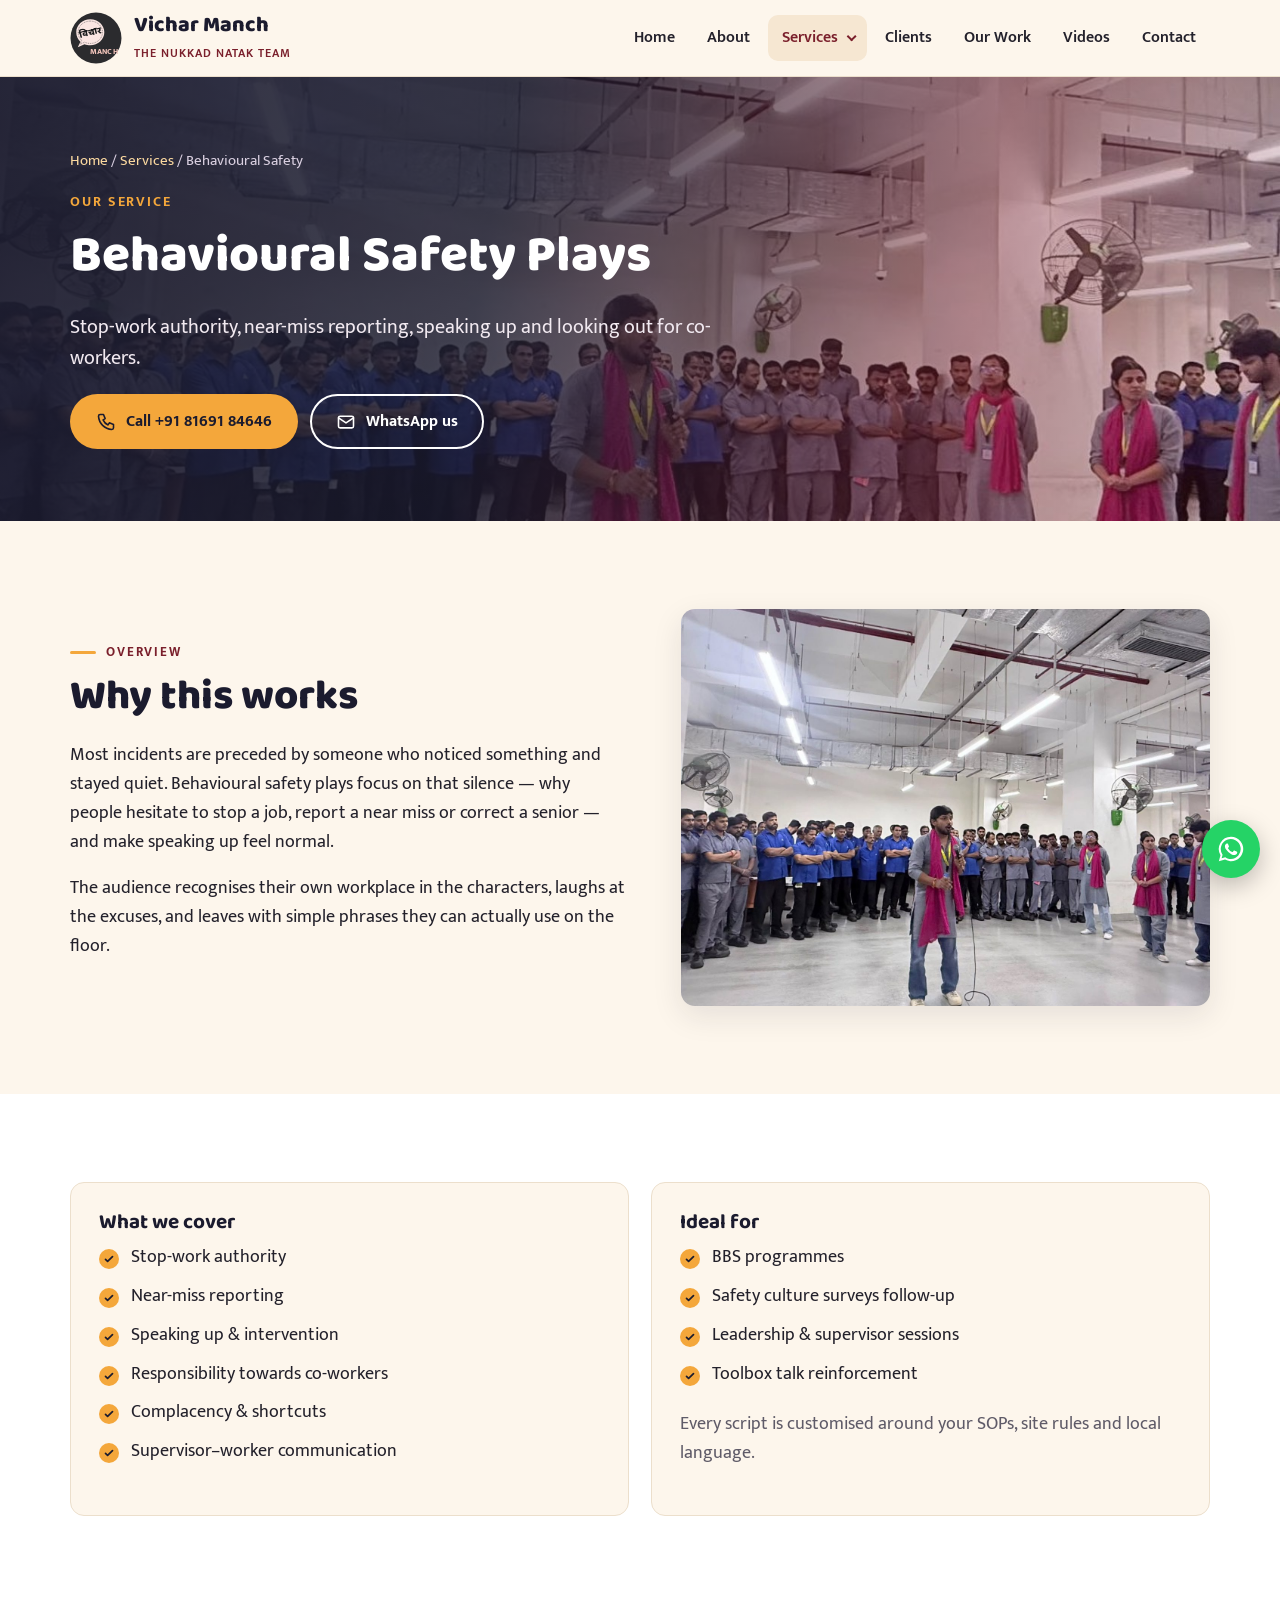
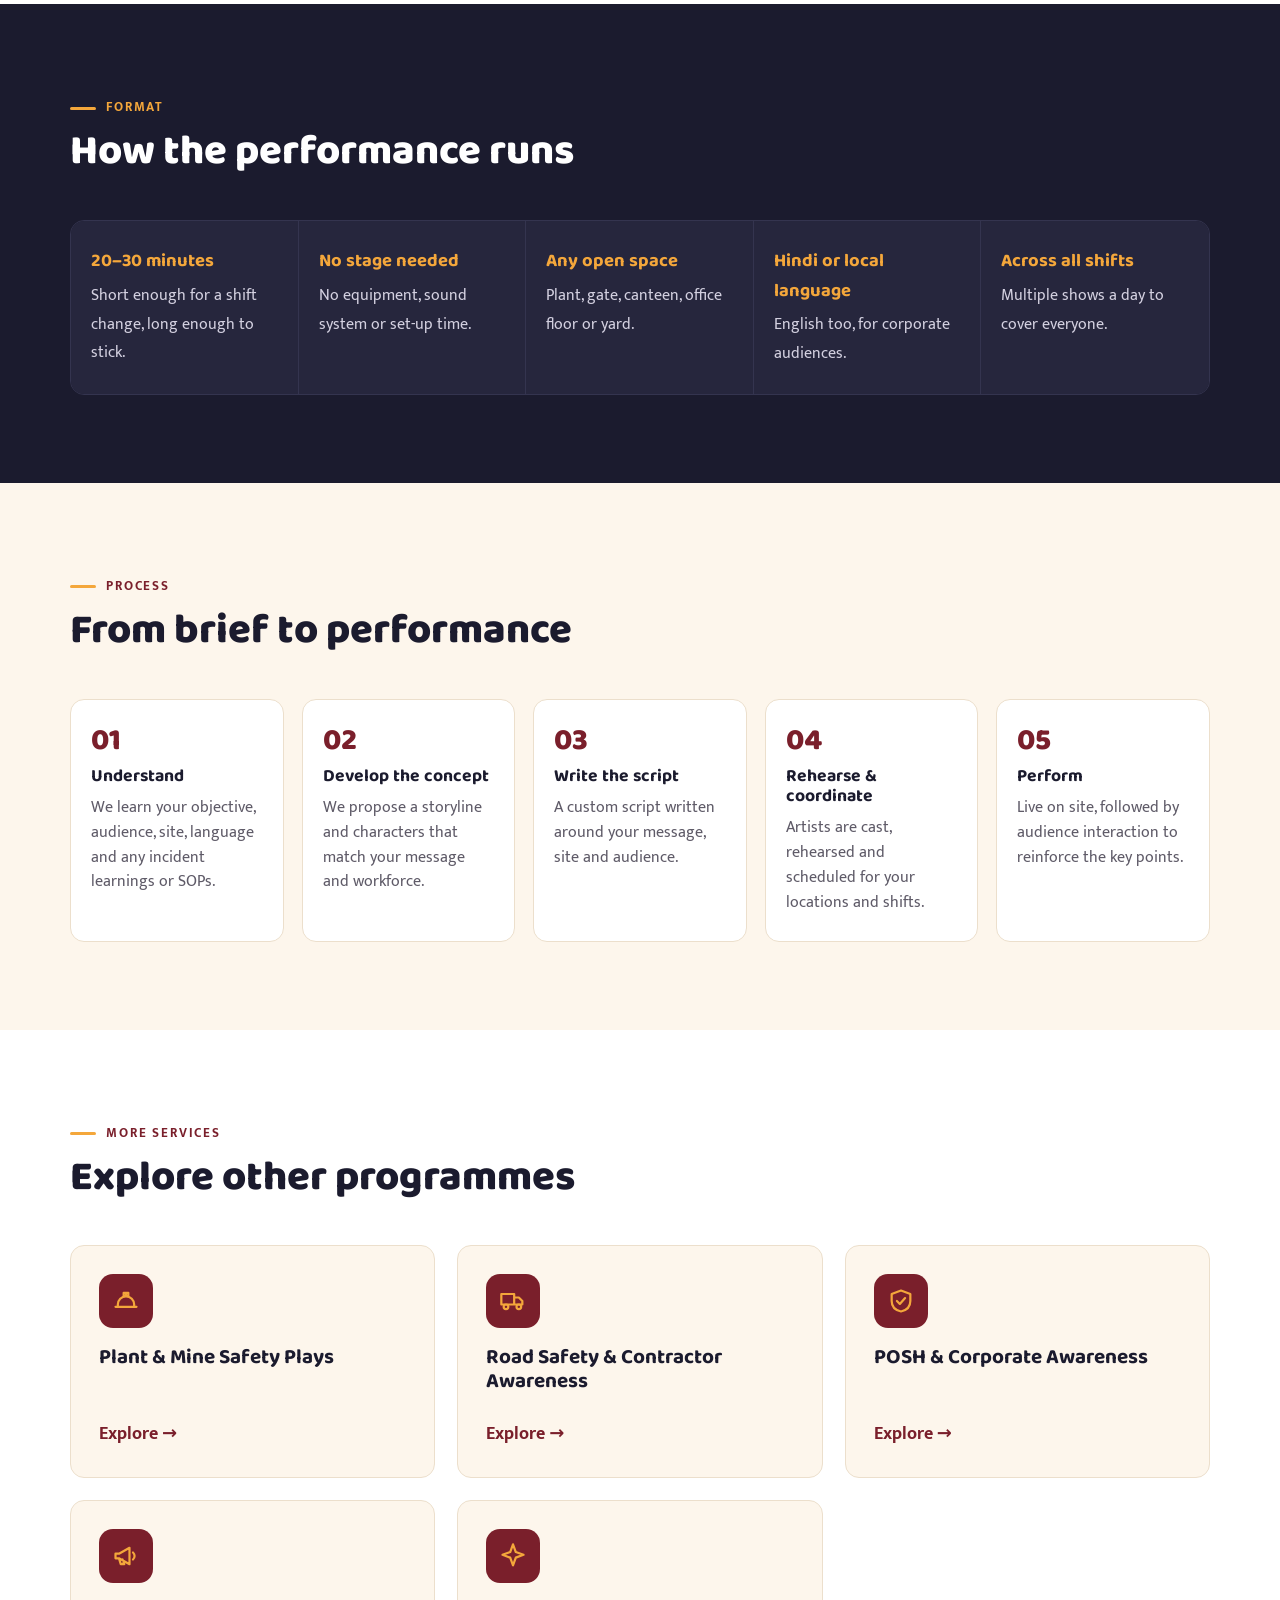
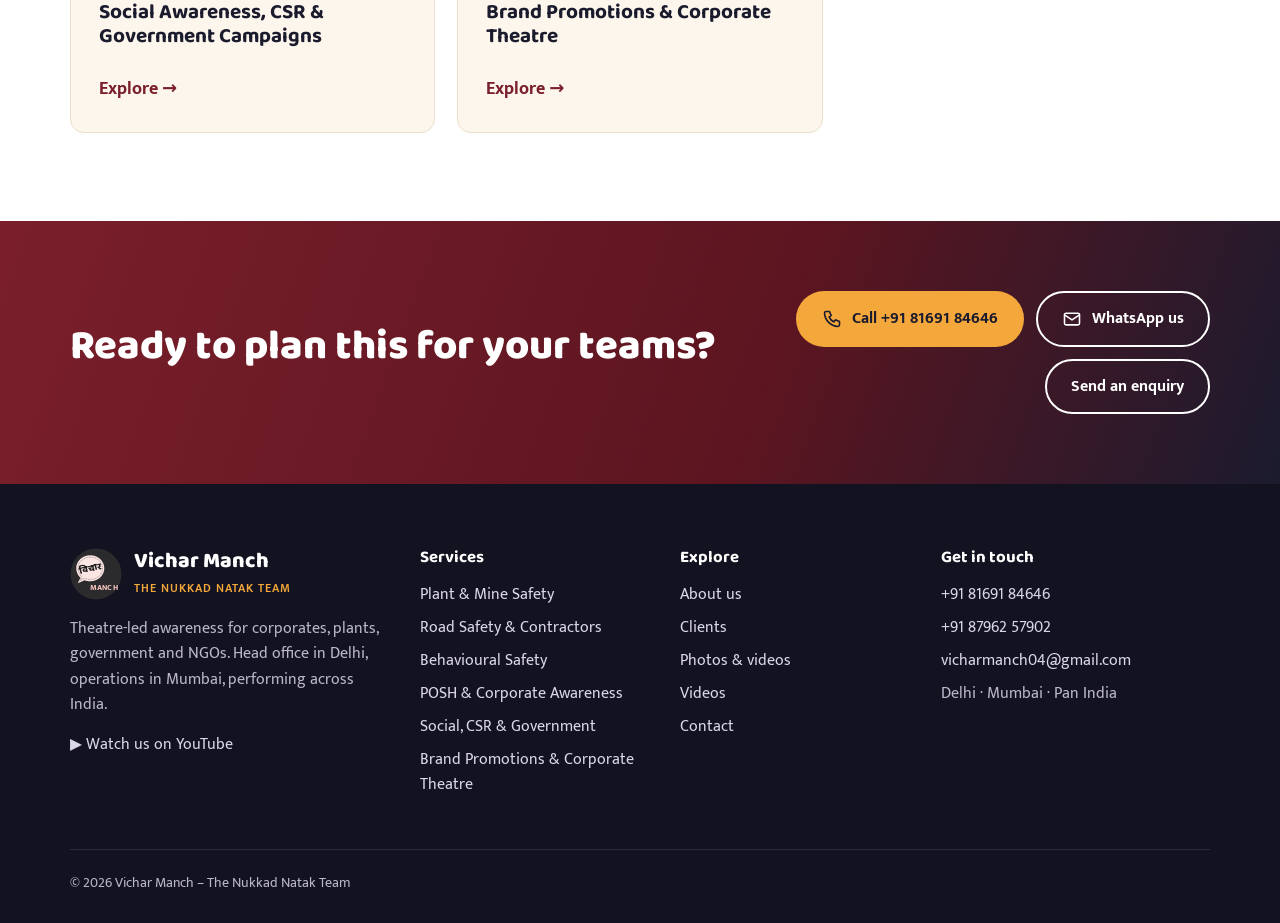
<file: site/services/behavioural-safety.html>
<!doctype html>
<html lang="en">
<head>
<meta charset="utf-8">
<meta name="viewport" content="width=device-width, initial-scale=1">
<title>Behavioural Safety Plays | Vichar Manch</title>
<meta name="description" content="Behaviour-based safety theatre: stop-work authority, near-miss reporting and speaking-up culture plays for industrial and corporate teams.">
<link rel="canonical" href="https://vicharmanchnukkadnatak.in/services/behavioural-safety.html">
<meta property="og:type" content="website">
<meta property="og:title" content="Behavioural Safety Plays | Vichar Manch">
<meta property="og:description" content="Behaviour-based safety theatre: stop-work authority, near-miss reporting and speaking-up culture plays for industrial and corporate teams.">
<meta property="og:image" content="https://vicharmanchnukkadnatak.in/assets/img/plant-hall-performance-1.jpg">
<meta name="theme-color" content="#7a1f2b">
<link rel="icon" href="../assets/img/logo.svg" type="image/svg+xml">
<link rel="preconnect" href="https://fonts.googleapis.com">
<link rel="preconnect" href="https://fonts.gstatic.com" crossorigin>
<link href="https://fonts.googleapis.com/css2?family=Baloo+2:wght@600;700;800&family=Mukta:wght@400;500;600;700;800&display=swap" rel="stylesheet">
<link rel="stylesheet" href="../assets/css/style.css">
<script type="application/ld+json">{"@context": "https://schema.org", "@type": "PerformingGroup", "name": "Vichar Manch – The Nukkad Natak Team", "alternateName": "Vichar Manch", "email": "vicharmanch04@gmail.com", "telephone": ["+918169184646", "+918796257902"], "areaServed": "India", "sameAs": ["https://www.youtube.com/@Vicharmanchnukkadteam"], "address": {"@type": "PostalAddress", "addressLocality": "Delhi", "addressCountry": "IN"}, "description": "Nukkad natak (street theatre) team for corporate safety, POSH, CSR, government and brand awareness campaigns across India."}</script>
</head>
<body>
<a class="skip" href="#main">Skip to content</a>
<header class="site-header">
  <div class="wrap nav">
    <a class="brand" href="../index.html" aria-label="Vichar Manch home"><svg viewBox="0 0 200 200" role="img" aria-label="Vichar Manch logo">
<circle cx="100" cy="100" r="98" fill="#2b2b2e"/>
<path d="M78 28c-30 0-54 22-54 50 0 14 6 27 16 36l-10 22 26-12c7 3 14 4 22 4 30 0 54-22 54-50S108 28 78 28z" fill="#fbe6e3"/>
<path d="M78 35c-26 0-47 19-47 43 0 12 5 23 14 31l-6 15 17-8c7 3 14 5 22 5 26 0 47-19 47-43S104 35 78 35z" fill="none" stroke="#2b2b2e" stroke-width="1.6" stroke-dasharray="4 3"/>
<text x="78" y="90" text-anchor="middle" font-family="'Baloo 2','Mukta',sans-serif" font-weight="800" font-size="36" fill="#1d1d1f" transform="rotate(-14 78 80)">विचार</text>
<text x="130" y="162" text-anchor="middle" font-family="'Mukta',Arial,sans-serif" font-weight="800" font-size="30" letter-spacing="1" fill="#f2c4bb">MANCH</text>
</svg><span><span class="brand-name">Vichar Manch</span><span class="brand-sub">The Nukkad Natak Team</span></span></a>
    <button class="nav-toggle" aria-label="Open menu" aria-expanded="false" aria-controls="menu"><span></span><span></span><span></span></button>
    <ul class="menu" id="menu">
      <li><a href="../index.html">Home</a></li><li><a href="../about.html">About</a></li><li class="has-sub"><a href="../services.html" aria-current="page">Services</a><ul class="submenu"><li><a href="../services/plant-mine-safety-plays.html">Plant &amp; Mine Safety</a></li><li><a href="../services/road-safety-contractor-awareness.html">Road Safety &amp; Contractors</a></li><li><a href="../services/behavioural-safety.html">Behavioural Safety</a></li><li><a href="../services/posh-corporate-awareness.html">POSH &amp; Corporate Awareness</a></li><li><a href="../services/social-awareness-csr-government.html">Social, CSR &amp; Government</a></li><li><a href="../services/brand-promotions-corporate-theatre.html">Brand Promotions &amp; Corporate Theatre</a></li></ul></li><li><a href="../clients.html">Clients</a></li><li><a href="../gallery.html">Our Work</a></li><li><a href="../videos.html">Videos</a></li><li><a href="../contact.html">Contact</a></li>
    </ul>
  </div>
</header>
<main id="main">
<section class="hero page-hero">
  <div class="hero-bg" style="background-image:url('../assets/img/plant-hall-performance-1.jpg')" aria-hidden="true"></div>
  <div class="wrap">
    <div class="crumbs"><a href="../index.html">Home</a> / <a href="../services.html">Services</a> / Behavioural Safety</div><span class="eyebrow">Our service</span>
    <h1>Behavioural Safety Plays</h1>
    <p class="lead">Stop-work authority, near-miss reporting, speaking up and looking out for co-workers.</p>
    
    
    <div class="btn-row"><a class="btn btn-gold" href="tel:+918169184646"><svg class="" viewBox="0 0 24 24" fill="none" stroke="currentColor" stroke-width="1.9" stroke-linecap="round" stroke-linejoin="round" aria-hidden="true"><path d="M5 3h4l2 5-2.5 1.5a11 11 0 0 0 6 6L16 13l5 2v4a2 2 0 0 1-2 2A17 17 0 0 1 3 5a2 2 0 0 1 2-2z"/></svg>Call +91 81691 84646</a><a class="btn btn-ghost" href="https://wa.me/918169184646" target="_blank" rel="noopener"><svg class="" viewBox="0 0 24 24" fill="none" stroke="currentColor" stroke-width="1.9" stroke-linecap="round" stroke-linejoin="round" aria-hidden="true"><rect x="3" y="5" width="18" height="14" rx="2"/><path d="M3 7l9 6 9-6"/></svg>WhatsApp us</a></div>
  </div>
</section><section class="section"><div class="wrap split">
  <div class="reveal"><span class="kicker">Overview</span><h2>Why this works</h2><p>Most incidents are preceded by someone who noticed something and stayed quiet. Behavioural safety plays focus on that silence — why people hesitate to stop a job, report a near miss or correct a senior — and make speaking up feel normal.</p><p>The audience recognises their own workplace in the characters, laughs at the excuses, and leaves with simple phrases they can actually use on the floor.</p></div>
  <div class="photo-stack reveal"><img src="../assets/img/plant-hall-performance-1.jpg" alt="Vichar Manch – Behavioural Safety Plays" loading="lazy"></div>
</div></section><section class="section alt"><div class="wrap">
  <div class="grid grid-2">
    <div class="card reveal"><h3>What we cover</h3><ul class="checks"><li>Stop-work authority</li><li>Near-miss reporting</li><li>Speaking up &amp; intervention</li><li>Responsibility towards co-workers</li><li>Complacency &amp; shortcuts</li><li>Supervisor–worker communication</li></ul></div>
    <div class="card reveal"><h3>Ideal for</h3><ul class="checks"><li>BBS programmes</li><li>Safety culture surveys follow-up</li><li>Leadership &amp; supervisor sessions</li><li>Toolbox talk reinforcement</li></ul>
      <p>Every script is customised around your SOPs, site rules and local language.</p></div>
  </div>
</div></section><section class="section dark"><div class="wrap">
  <div class="section-head reveal"><span class="kicker">Format</span><h2>How the performance runs</h2></div>
  <div class="format reveal"><div><b>20–30 minutes</b><span>Short enough for a shift change, long enough to stick.</span></div><div><b>No stage needed</b><span>No equipment, sound system or set-up time.</span></div><div><b>Any open space</b><span>Plant, gate, canteen, office floor or yard.</span></div><div><b>Hindi or local language</b><span>English too, for corporate audiences.</span></div><div><b>Across all shifts</b><span>Multiple shows a day to cover everyone.</span></div></div>
</div></section><section class="section"><div class="wrap">
  <div class="section-head reveal"><span class="kicker">Process</span><h2>From brief to performance</h2></div>
  <ol class="steps"><li class="reveal"><h3>Understand</h3><p>We learn your objective, audience, site, language and any incident learnings or SOPs.</p></li><li class="reveal"><h3>Develop the concept</h3><p>We propose a storyline and characters that match your message and workforce.</p></li><li class="reveal"><h3>Write the script</h3><p>A custom script written around your message, site and audience.</p></li><li class="reveal"><h3>Rehearse &amp; coordinate</h3><p>Artists are cast, rehearsed and scheduled for your locations and shifts.</p></li><li class="reveal"><h3>Perform</h3><p>Live on site, followed by audience interaction to reinforce the key points.</p></li></ol>
</div></section><section class="section alt"><div class="wrap">
  <div class="section-head reveal"><span class="kicker">More services</span><h2>Explore other programmes</h2></div>
  <div class="grid grid-3"><a class="card reveal" href="plant-mine-safety-plays.html"><span class="icon"><svg class="" viewBox="0 0 24 24" fill="none" stroke="currentColor" stroke-width="1.9" stroke-linecap="round" stroke-linejoin="round" aria-hidden="true"><path d="M3 17h18M5 17v-2a7 7 0 0 1 14 0v2M10 8V5h4v3M12 5v3"/></svg></span><h3>Plant &amp; Mine Safety Plays</h3><span class="more">Explore</span></a><a class="card reveal" href="road-safety-contractor-awareness.html"><span class="icon"><svg class="" viewBox="0 0 24 24" fill="none" stroke="currentColor" stroke-width="1.9" stroke-linecap="round" stroke-linejoin="round" aria-hidden="true"><path d="M2 6h11v9H2zM13 9h4l3 3v3h-7"/><circle cx="6" cy="17" r="2"/><circle cx="17" cy="17" r="2"/></svg></span><h3>Road Safety &amp; Contractor Awareness</h3><span class="more">Explore</span></a><a class="card reveal" href="posh-corporate-awareness.html"><span class="icon"><svg class="" viewBox="0 0 24 24" fill="none" stroke="currentColor" stroke-width="1.9" stroke-linecap="round" stroke-linejoin="round" aria-hidden="true"><path d="M12 3l8 3v6c0 5-3.5 8-8 9-4.5-1-8-4-8-9V6z"/><path d="M8.5 12l2.5 2.5 4.5-5"/></svg></span><h3>POSH &amp; Corporate Awareness</h3><span class="more">Explore</span></a><a class="card reveal" href="social-awareness-csr-government.html"><span class="icon"><svg class="" viewBox="0 0 24 24" fill="none" stroke="currentColor" stroke-width="1.9" stroke-linecap="round" stroke-linejoin="round" aria-hidden="true"><path d="M3 10v4h3l9 5V5L6 10zM18 9a4 4 0 0 1 0 6M6 14l1.5 5h3L9 15"/></svg></span><h3>Social Awareness, CSR &amp; Government Campaigns</h3><span class="more">Explore</span></a><a class="card reveal" href="brand-promotions-corporate-theatre.html"><span class="icon"><svg class="" viewBox="0 0 24 24" fill="none" stroke="currentColor" stroke-width="1.9" stroke-linecap="round" stroke-linejoin="round" aria-hidden="true"><path d="M12 2l2.4 6.6L21 11l-6.6 2.4L12 20l-2.4-6.6L3 11l6.6-2.4z"/></svg></span><h3>Brand Promotions &amp; Corporate Theatre</h3><span class="more">Explore</span></a></div>
</div></section><section class="cta"><div class="wrap">
  <div><h2>Ready to plan this for your teams?</h2></div>
  <div class="btn-row"><a class="btn btn-gold" href="tel:+918169184646"><svg class="" viewBox="0 0 24 24" fill="none" stroke="currentColor" stroke-width="1.9" stroke-linecap="round" stroke-linejoin="round" aria-hidden="true"><path d="M5 3h4l2 5-2.5 1.5a11 11 0 0 0 6 6L16 13l5 2v4a2 2 0 0 1-2 2A17 17 0 0 1 3 5a2 2 0 0 1 2-2z"/></svg>Call +91 81691 84646</a><a class="btn btn-ghost" href="https://wa.me/918169184646" target="_blank" rel="noopener"><svg class="" viewBox="0 0 24 24" fill="none" stroke="currentColor" stroke-width="1.9" stroke-linecap="round" stroke-linejoin="round" aria-hidden="true"><rect x="3" y="5" width="18" height="14" rx="2"/><path d="M3 7l9 6 9-6"/></svg>WhatsApp us</a><a class="btn btn-ghost" href="../contact.html">Send an enquiry</a></div>
</div></section>
</main>
<footer class="site-footer">
  <div class="wrap">
    <div class="foot-grid">
      <div>
        <a class="brand" href="../index.html"><svg viewBox="0 0 200 200" role="img" aria-label="Vichar Manch logo">
<circle cx="100" cy="100" r="98" fill="#2b2b2e"/>
<path d="M78 28c-30 0-54 22-54 50 0 14 6 27 16 36l-10 22 26-12c7 3 14 4 22 4 30 0 54-22 54-50S108 28 78 28z" fill="#fbe6e3"/>
<path d="M78 35c-26 0-47 19-47 43 0 12 5 23 14 31l-6 15 17-8c7 3 14 5 22 5 26 0 47-19 47-43S104 35 78 35z" fill="none" stroke="#2b2b2e" stroke-width="1.6" stroke-dasharray="4 3"/>
<text x="78" y="90" text-anchor="middle" font-family="'Baloo 2','Mukta',sans-serif" font-weight="800" font-size="36" fill="#1d1d1f" transform="rotate(-14 78 80)">विचार</text>
<text x="130" y="162" text-anchor="middle" font-family="'Mukta',Arial,sans-serif" font-weight="800" font-size="30" letter-spacing="1" fill="#f2c4bb">MANCH</text>
</svg><span><span class="brand-name">Vichar Manch</span><span class="brand-sub">The Nukkad Natak Team</span></span></a>
        <p>Theatre-led awareness for corporates, plants, government and NGOs. Head office in Delhi, operations in Mumbai, performing across India.</p>
        <p><a href="https://www.youtube.com/@Vicharmanchnukkadteam" target="_blank" rel="noopener">▶ Watch us on YouTube</a></p>
      </div>
      <div><h4>Services</h4><ul><li><a href="../services/plant-mine-safety-plays.html">Plant &amp; Mine Safety</a></li><li><a href="../services/road-safety-contractor-awareness.html">Road Safety &amp; Contractors</a></li><li><a href="../services/behavioural-safety.html">Behavioural Safety</a></li><li><a href="../services/posh-corporate-awareness.html">POSH &amp; Corporate Awareness</a></li><li><a href="../services/social-awareness-csr-government.html">Social, CSR &amp; Government</a></li><li><a href="../services/brand-promotions-corporate-theatre.html">Brand Promotions &amp; Corporate Theatre</a></li></ul></div>
      <div><h4>Explore</h4><ul>
        <li><a href="../about.html">About us</a></li><li><a href="../clients.html">Clients</a></li>
        <li><a href="../gallery.html">Photos & videos</a></li><li><a href="../videos.html">Videos</a></li><li><a href="../contact.html">Contact</a></li></ul></div>
      <div><h4>Get in touch</h4><ul><li><a href="tel:+918169184646">+91 81691 84646</a></li><li><a href="tel:+918796257902">+91 87962 57902</a></li>
        <li><a href="mailto:vicharmanch04@gmail.com">vicharmanch04@gmail.com</a></li><li>Delhi · Mumbai · Pan India</li></ul></div>
    </div>
    <div class="foot-bottom"><span>© <span id="year">2026</span> Vichar Manch – The Nukkad Natak Team</span></div>
  </div>
</footer>
<a class="float-call" href="tel:+918169184646" aria-label="Call Vichar Manch"><svg class="" viewBox="0 0 24 24" fill="none" stroke="currentColor" stroke-width="1.9" stroke-linecap="round" stroke-linejoin="round" aria-hidden="true"><path d="M5 3h4l2 5-2.5 1.5a11 11 0 0 0 6 6L16 13l5 2v4a2 2 0 0 1-2 2A17 17 0 0 1 3 5a2 2 0 0 1 2-2z"/></svg></a>
<a class="float-wa" href="https://wa.me/918169184646?text=Hello Vichar Manch, I would like to know more about your nukkad natak performances." target="_blank" rel="noopener" aria-label="Chat on WhatsApp"><svg viewBox="0 0 32 32" aria-hidden="true"><path fill="#fff" d="M16 3a13 13 0 0 0-11.2 19.6L3 29l6.6-1.7A13 13 0 1 0 16 3zm0 23.6c-2 0-4-.5-5.7-1.6l-.4-.2-3.9 1 1-3.8-.3-.4A10.6 10.6 0 1 1 16 26.6zm5.8-7.9c-.3-.2-1.9-.9-2.2-1-.3-.1-.5-.2-.7.2l-1 1.2c-.2.2-.4.2-.7.1a8.7 8.7 0 0 1-4.3-3.8c-.3-.6.3-.5.9-1.7.1-.2 0-.4 0-.6l-1-2.4c-.3-.6-.5-.5-.7-.5h-.6a1.2 1.2 0 0 0-.9.4 3.6 3.6 0 0 0-1.1 2.7 6.3 6.3 0 0 0 1.3 3.3 14.4 14.4 0 0 0 5.5 4.9c2 .9 2.8.9 3.9.8.6-.1 1.9-.8 2.2-1.6.3-.8.3-1.4.2-1.6-.1-.1-.3-.2-.6-.4z"/></svg></a>
<script src="../assets/js/main.js" defer></script>
</body>
</html>
</file>
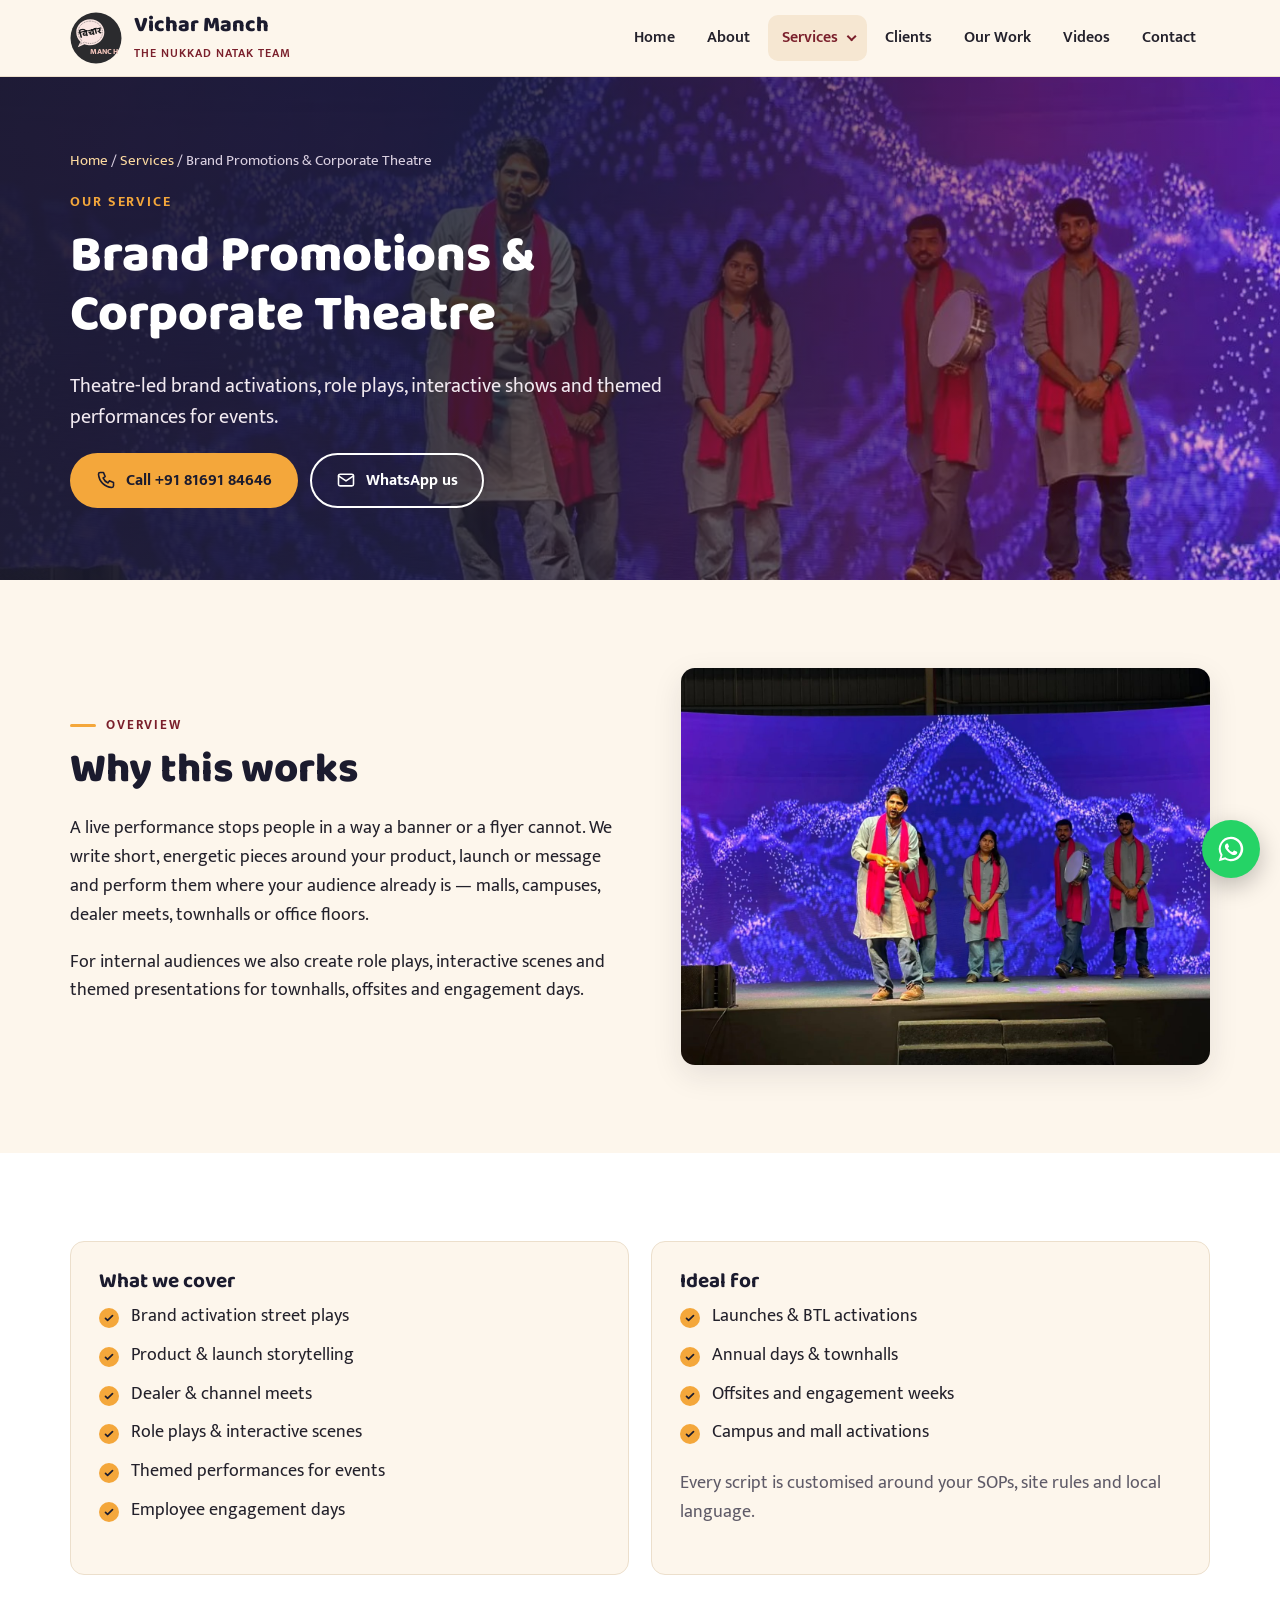
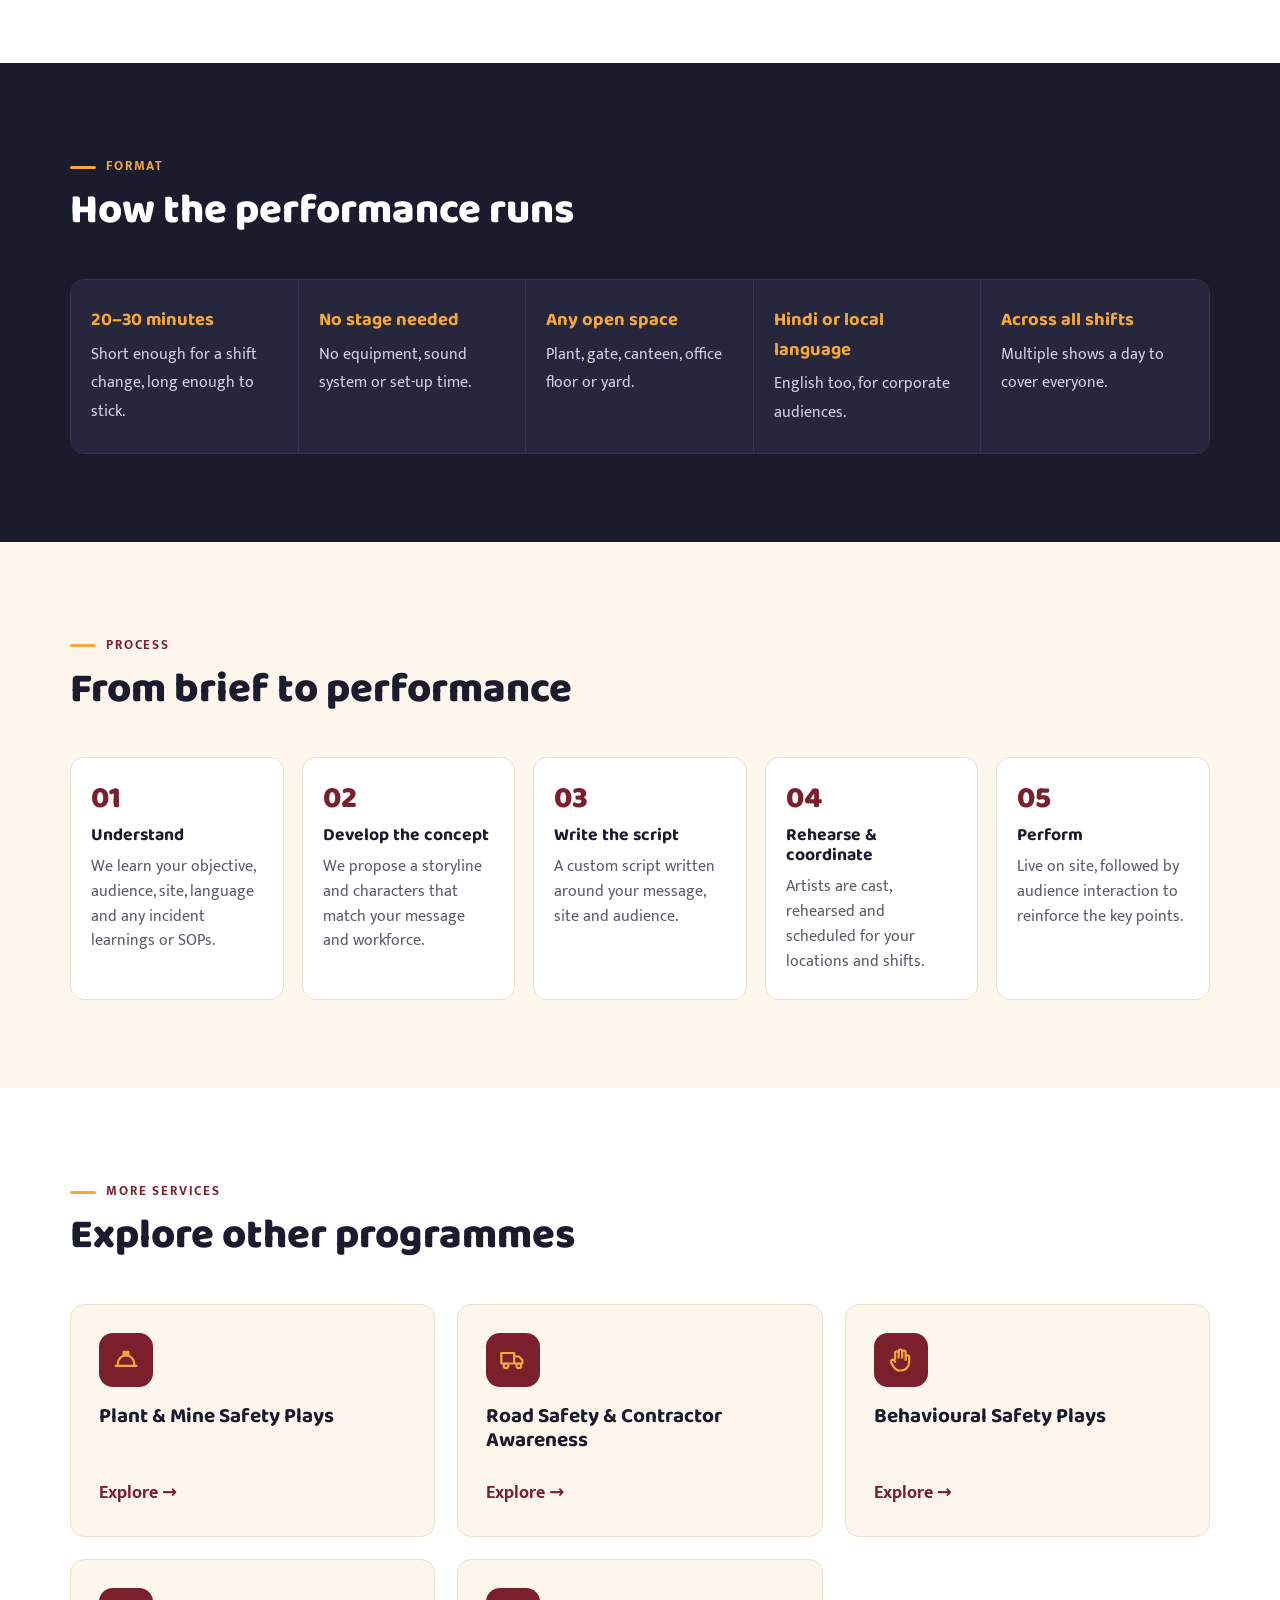
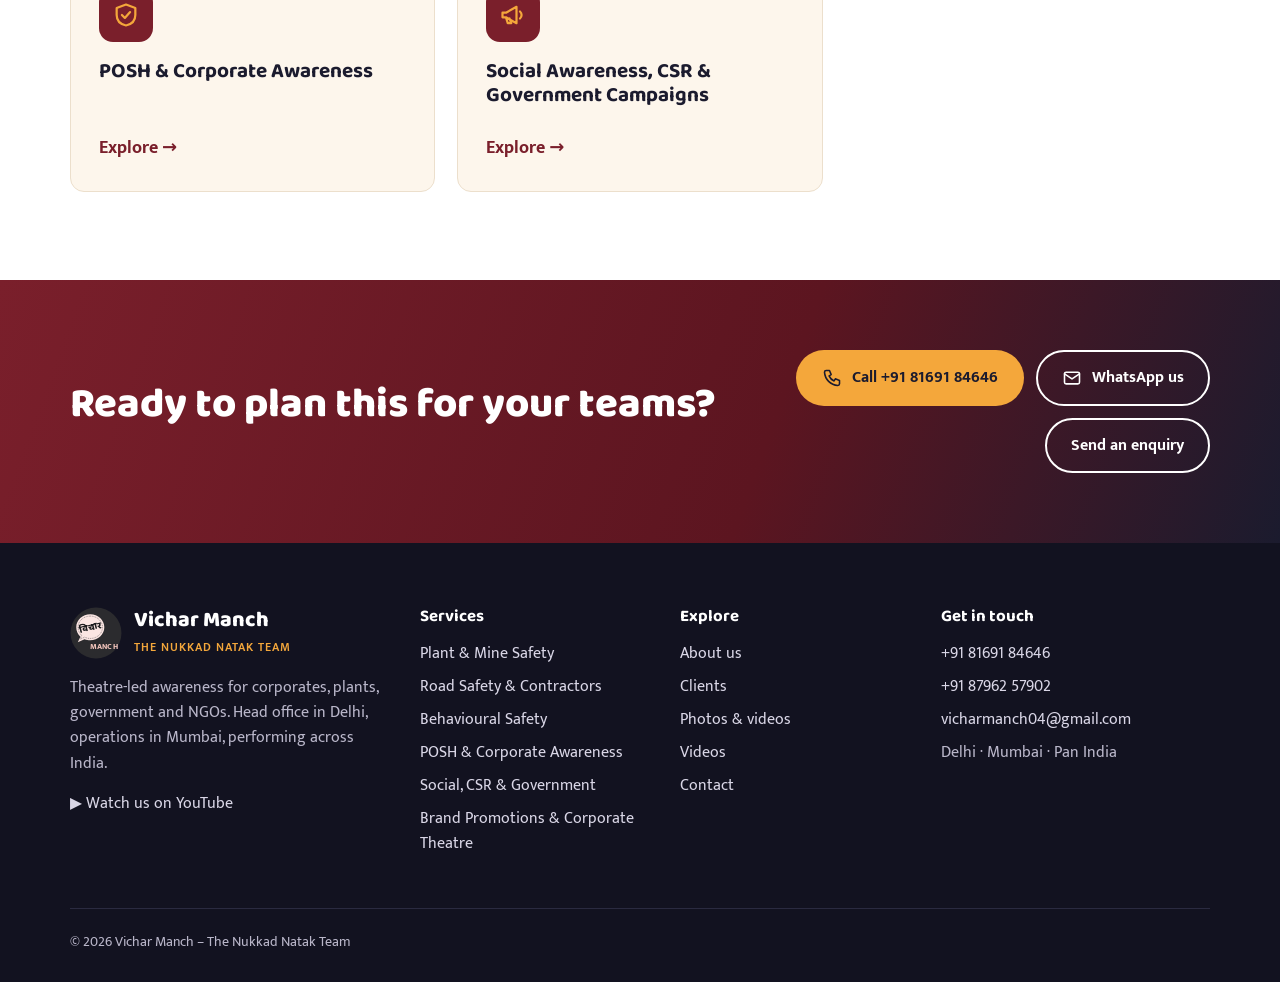
<file: site/services/brand-promotions-corporate-theatre.html>
<!doctype html>
<html lang="en">
<head>
<meta charset="utf-8">
<meta name="viewport" content="width=device-width, initial-scale=1">
<title>Brand Promotions &amp; Corporate Theatre | Vichar Manch</title>
<meta name="description" content="Brand promotion street plays, BTL theatre activations, corporate role plays and interactive themed performances for employee engagement.">
<link rel="canonical" href="https://vicharmanchnukkadnatak.in/services/brand-promotions-corporate-theatre.html">
<meta property="og:type" content="website">
<meta property="og:title" content="Brand Promotions &amp; Corporate Theatre | Vichar Manch">
<meta property="og:description" content="Brand promotion street plays, BTL theatre activations, corporate role plays and interactive themed performances for employee engagement.">
<meta property="og:image" content="https://vicharmanchnukkadnatak.in/assets/img/stage-performance-1.jpg">
<meta name="theme-color" content="#7a1f2b">
<link rel="icon" href="../assets/img/logo.svg" type="image/svg+xml">
<link rel="preconnect" href="https://fonts.googleapis.com">
<link rel="preconnect" href="https://fonts.gstatic.com" crossorigin>
<link href="https://fonts.googleapis.com/css2?family=Baloo+2:wght@600;700;800&family=Mukta:wght@400;500;600;700;800&display=swap" rel="stylesheet">
<link rel="stylesheet" href="../assets/css/style.css">
<script type="application/ld+json">{"@context": "https://schema.org", "@type": "PerformingGroup", "name": "Vichar Manch – The Nukkad Natak Team", "alternateName": "Vichar Manch", "email": "vicharmanch04@gmail.com", "telephone": ["+918169184646", "+918796257902"], "areaServed": "India", "sameAs": ["https://www.youtube.com/@Vicharmanchnukkadteam"], "address": {"@type": "PostalAddress", "addressLocality": "Delhi", "addressCountry": "IN"}, "description": "Nukkad natak (street theatre) team for corporate safety, POSH, CSR, government and brand awareness campaigns across India."}</script>
</head>
<body>
<a class="skip" href="#main">Skip to content</a>
<header class="site-header">
  <div class="wrap nav">
    <a class="brand" href="../index.html" aria-label="Vichar Manch home"><svg viewBox="0 0 200 200" role="img" aria-label="Vichar Manch logo">
<circle cx="100" cy="100" r="98" fill="#2b2b2e"/>
<path d="M78 28c-30 0-54 22-54 50 0 14 6 27 16 36l-10 22 26-12c7 3 14 4 22 4 30 0 54-22 54-50S108 28 78 28z" fill="#fbe6e3"/>
<path d="M78 35c-26 0-47 19-47 43 0 12 5 23 14 31l-6 15 17-8c7 3 14 5 22 5 26 0 47-19 47-43S104 35 78 35z" fill="none" stroke="#2b2b2e" stroke-width="1.6" stroke-dasharray="4 3"/>
<text x="78" y="90" text-anchor="middle" font-family="'Baloo 2','Mukta',sans-serif" font-weight="800" font-size="36" fill="#1d1d1f" transform="rotate(-14 78 80)">विचार</text>
<text x="130" y="162" text-anchor="middle" font-family="'Mukta',Arial,sans-serif" font-weight="800" font-size="30" letter-spacing="1" fill="#f2c4bb">MANCH</text>
</svg><span><span class="brand-name">Vichar Manch</span><span class="brand-sub">The Nukkad Natak Team</span></span></a>
    <button class="nav-toggle" aria-label="Open menu" aria-expanded="false" aria-controls="menu"><span></span><span></span><span></span></button>
    <ul class="menu" id="menu">
      <li><a href="../index.html">Home</a></li><li><a href="../about.html">About</a></li><li class="has-sub"><a href="../services.html" aria-current="page">Services</a><ul class="submenu"><li><a href="../services/plant-mine-safety-plays.html">Plant &amp; Mine Safety</a></li><li><a href="../services/road-safety-contractor-awareness.html">Road Safety &amp; Contractors</a></li><li><a href="../services/behavioural-safety.html">Behavioural Safety</a></li><li><a href="../services/posh-corporate-awareness.html">POSH &amp; Corporate Awareness</a></li><li><a href="../services/social-awareness-csr-government.html">Social, CSR &amp; Government</a></li><li><a href="../services/brand-promotions-corporate-theatre.html">Brand Promotions &amp; Corporate Theatre</a></li></ul></li><li><a href="../clients.html">Clients</a></li><li><a href="../gallery.html">Our Work</a></li><li><a href="../videos.html">Videos</a></li><li><a href="../contact.html">Contact</a></li>
    </ul>
  </div>
</header>
<main id="main">
<section class="hero page-hero">
  <div class="hero-bg" style="background-image:url('../assets/img/stage-performance-1.jpg')" aria-hidden="true"></div>
  <div class="wrap">
    <div class="crumbs"><a href="../index.html">Home</a> / <a href="../services.html">Services</a> / Brand Promotions &amp; Corporate Theatre</div><span class="eyebrow">Our service</span>
    <h1>Brand Promotions &amp; Corporate Theatre</h1>
    <p class="lead">Theatre-led brand activations, role plays, interactive shows and themed performances for events.</p>
    
    
    <div class="btn-row"><a class="btn btn-gold" href="tel:+918169184646"><svg class="" viewBox="0 0 24 24" fill="none" stroke="currentColor" stroke-width="1.9" stroke-linecap="round" stroke-linejoin="round" aria-hidden="true"><path d="M5 3h4l2 5-2.5 1.5a11 11 0 0 0 6 6L16 13l5 2v4a2 2 0 0 1-2 2A17 17 0 0 1 3 5a2 2 0 0 1 2-2z"/></svg>Call +91 81691 84646</a><a class="btn btn-ghost" href="https://wa.me/918169184646" target="_blank" rel="noopener"><svg class="" viewBox="0 0 24 24" fill="none" stroke="currentColor" stroke-width="1.9" stroke-linecap="round" stroke-linejoin="round" aria-hidden="true"><rect x="3" y="5" width="18" height="14" rx="2"/><path d="M3 7l9 6 9-6"/></svg>WhatsApp us</a></div>
  </div>
</section><section class="section"><div class="wrap split">
  <div class="reveal"><span class="kicker">Overview</span><h2>Why this works</h2><p>A live performance stops people in a way a banner or a flyer cannot. We write short, energetic pieces around your product, launch or message and perform them where your audience already is — malls, campuses, dealer meets, townhalls or office floors.</p><p>For internal audiences we also create role plays, interactive scenes and themed presentations for townhalls, offsites and engagement days.</p></div>
  <div class="photo-stack reveal"><img src="../assets/img/stage-performance-1.jpg" alt="Vichar Manch – Brand Promotions &amp; Corporate Theatre" loading="lazy"></div>
</div></section><section class="section alt"><div class="wrap">
  <div class="grid grid-2">
    <div class="card reveal"><h3>What we cover</h3><ul class="checks"><li>Brand activation street plays</li><li>Product &amp; launch storytelling</li><li>Dealer &amp; channel meets</li><li>Role plays &amp; interactive scenes</li><li>Themed performances for events</li><li>Employee engagement days</li></ul></div>
    <div class="card reveal"><h3>Ideal for</h3><ul class="checks"><li>Launches &amp; BTL activations</li><li>Annual days &amp; townhalls</li><li>Offsites and engagement weeks</li><li>Campus and mall activations</li></ul>
      <p>Every script is customised around your SOPs, site rules and local language.</p></div>
  </div>
</div></section><section class="section dark"><div class="wrap">
  <div class="section-head reveal"><span class="kicker">Format</span><h2>How the performance runs</h2></div>
  <div class="format reveal"><div><b>20–30 minutes</b><span>Short enough for a shift change, long enough to stick.</span></div><div><b>No stage needed</b><span>No equipment, sound system or set-up time.</span></div><div><b>Any open space</b><span>Plant, gate, canteen, office floor or yard.</span></div><div><b>Hindi or local language</b><span>English too, for corporate audiences.</span></div><div><b>Across all shifts</b><span>Multiple shows a day to cover everyone.</span></div></div>
</div></section><section class="section"><div class="wrap">
  <div class="section-head reveal"><span class="kicker">Process</span><h2>From brief to performance</h2></div>
  <ol class="steps"><li class="reveal"><h3>Understand</h3><p>We learn your objective, audience, site, language and any incident learnings or SOPs.</p></li><li class="reveal"><h3>Develop the concept</h3><p>We propose a storyline and characters that match your message and workforce.</p></li><li class="reveal"><h3>Write the script</h3><p>A custom script written around your message, site and audience.</p></li><li class="reveal"><h3>Rehearse &amp; coordinate</h3><p>Artists are cast, rehearsed and scheduled for your locations and shifts.</p></li><li class="reveal"><h3>Perform</h3><p>Live on site, followed by audience interaction to reinforce the key points.</p></li></ol>
</div></section><section class="section alt"><div class="wrap">
  <div class="section-head reveal"><span class="kicker">More services</span><h2>Explore other programmes</h2></div>
  <div class="grid grid-3"><a class="card reveal" href="plant-mine-safety-plays.html"><span class="icon"><svg class="" viewBox="0 0 24 24" fill="none" stroke="currentColor" stroke-width="1.9" stroke-linecap="round" stroke-linejoin="round" aria-hidden="true"><path d="M3 17h18M5 17v-2a7 7 0 0 1 14 0v2M10 8V5h4v3M12 5v3"/></svg></span><h3>Plant &amp; Mine Safety Plays</h3><span class="more">Explore</span></a><a class="card reveal" href="road-safety-contractor-awareness.html"><span class="icon"><svg class="" viewBox="0 0 24 24" fill="none" stroke="currentColor" stroke-width="1.9" stroke-linecap="round" stroke-linejoin="round" aria-hidden="true"><path d="M2 6h11v9H2zM13 9h4l3 3v3h-7"/><circle cx="6" cy="17" r="2"/><circle cx="17" cy="17" r="2"/></svg></span><h3>Road Safety &amp; Contractor Awareness</h3><span class="more">Explore</span></a><a class="card reveal" href="behavioural-safety.html"><span class="icon"><svg class="" viewBox="0 0 24 24" fill="none" stroke="currentColor" stroke-width="1.9" stroke-linecap="round" stroke-linejoin="round" aria-hidden="true"><path d="M7 11V6a1.5 1.5 0 0 1 3 0v4M10 10V4.5a1.5 1.5 0 0 1 3 0V10M13 10V5.5a1.5 1.5 0 0 1 3 0V12M16 9.5a1.5 1.5 0 0 1 3 0V14a7 7 0 0 1-7 7h-1a6 6 0 0 1-5-2.7L3.5 14a1.6 1.6 0 0 1 2.6-1.8L7 13.5"/></svg></span><h3>Behavioural Safety Plays</h3><span class="more">Explore</span></a><a class="card reveal" href="posh-corporate-awareness.html"><span class="icon"><svg class="" viewBox="0 0 24 24" fill="none" stroke="currentColor" stroke-width="1.9" stroke-linecap="round" stroke-linejoin="round" aria-hidden="true"><path d="M12 3l8 3v6c0 5-3.5 8-8 9-4.5-1-8-4-8-9V6z"/><path d="M8.5 12l2.5 2.5 4.5-5"/></svg></span><h3>POSH &amp; Corporate Awareness</h3><span class="more">Explore</span></a><a class="card reveal" href="social-awareness-csr-government.html"><span class="icon"><svg class="" viewBox="0 0 24 24" fill="none" stroke="currentColor" stroke-width="1.9" stroke-linecap="round" stroke-linejoin="round" aria-hidden="true"><path d="M3 10v4h3l9 5V5L6 10zM18 9a4 4 0 0 1 0 6M6 14l1.5 5h3L9 15"/></svg></span><h3>Social Awareness, CSR &amp; Government Campaigns</h3><span class="more">Explore</span></a></div>
</div></section><section class="cta"><div class="wrap">
  <div><h2>Ready to plan this for your teams?</h2></div>
  <div class="btn-row"><a class="btn btn-gold" href="tel:+918169184646"><svg class="" viewBox="0 0 24 24" fill="none" stroke="currentColor" stroke-width="1.9" stroke-linecap="round" stroke-linejoin="round" aria-hidden="true"><path d="M5 3h4l2 5-2.5 1.5a11 11 0 0 0 6 6L16 13l5 2v4a2 2 0 0 1-2 2A17 17 0 0 1 3 5a2 2 0 0 1 2-2z"/></svg>Call +91 81691 84646</a><a class="btn btn-ghost" href="https://wa.me/918169184646" target="_blank" rel="noopener"><svg class="" viewBox="0 0 24 24" fill="none" stroke="currentColor" stroke-width="1.9" stroke-linecap="round" stroke-linejoin="round" aria-hidden="true"><rect x="3" y="5" width="18" height="14" rx="2"/><path d="M3 7l9 6 9-6"/></svg>WhatsApp us</a><a class="btn btn-ghost" href="../contact.html">Send an enquiry</a></div>
</div></section>
</main>
<footer class="site-footer">
  <div class="wrap">
    <div class="foot-grid">
      <div>
        <a class="brand" href="../index.html"><svg viewBox="0 0 200 200" role="img" aria-label="Vichar Manch logo">
<circle cx="100" cy="100" r="98" fill="#2b2b2e"/>
<path d="M78 28c-30 0-54 22-54 50 0 14 6 27 16 36l-10 22 26-12c7 3 14 4 22 4 30 0 54-22 54-50S108 28 78 28z" fill="#fbe6e3"/>
<path d="M78 35c-26 0-47 19-47 43 0 12 5 23 14 31l-6 15 17-8c7 3 14 5 22 5 26 0 47-19 47-43S104 35 78 35z" fill="none" stroke="#2b2b2e" stroke-width="1.6" stroke-dasharray="4 3"/>
<text x="78" y="90" text-anchor="middle" font-family="'Baloo 2','Mukta',sans-serif" font-weight="800" font-size="36" fill="#1d1d1f" transform="rotate(-14 78 80)">विचार</text>
<text x="130" y="162" text-anchor="middle" font-family="'Mukta',Arial,sans-serif" font-weight="800" font-size="30" letter-spacing="1" fill="#f2c4bb">MANCH</text>
</svg><span><span class="brand-name">Vichar Manch</span><span class="brand-sub">The Nukkad Natak Team</span></span></a>
        <p>Theatre-led awareness for corporates, plants, government and NGOs. Head office in Delhi, operations in Mumbai, performing across India.</p>
        <p><a href="https://www.youtube.com/@Vicharmanchnukkadteam" target="_blank" rel="noopener">▶ Watch us on YouTube</a></p>
      </div>
      <div><h4>Services</h4><ul><li><a href="../services/plant-mine-safety-plays.html">Plant &amp; Mine Safety</a></li><li><a href="../services/road-safety-contractor-awareness.html">Road Safety &amp; Contractors</a></li><li><a href="../services/behavioural-safety.html">Behavioural Safety</a></li><li><a href="../services/posh-corporate-awareness.html">POSH &amp; Corporate Awareness</a></li><li><a href="../services/social-awareness-csr-government.html">Social, CSR &amp; Government</a></li><li><a href="../services/brand-promotions-corporate-theatre.html">Brand Promotions &amp; Corporate Theatre</a></li></ul></div>
      <div><h4>Explore</h4><ul>
        <li><a href="../about.html">About us</a></li><li><a href="../clients.html">Clients</a></li>
        <li><a href="../gallery.html">Photos & videos</a></li><li><a href="../videos.html">Videos</a></li><li><a href="../contact.html">Contact</a></li></ul></div>
      <div><h4>Get in touch</h4><ul><li><a href="tel:+918169184646">+91 81691 84646</a></li><li><a href="tel:+918796257902">+91 87962 57902</a></li>
        <li><a href="mailto:vicharmanch04@gmail.com">vicharmanch04@gmail.com</a></li><li>Delhi · Mumbai · Pan India</li></ul></div>
    </div>
    <div class="foot-bottom"><span>© <span id="year">2026</span> Vichar Manch – The Nukkad Natak Team</span></div>
  </div>
</footer>
<a class="float-call" href="tel:+918169184646" aria-label="Call Vichar Manch"><svg class="" viewBox="0 0 24 24" fill="none" stroke="currentColor" stroke-width="1.9" stroke-linecap="round" stroke-linejoin="round" aria-hidden="true"><path d="M5 3h4l2 5-2.5 1.5a11 11 0 0 0 6 6L16 13l5 2v4a2 2 0 0 1-2 2A17 17 0 0 1 3 5a2 2 0 0 1 2-2z"/></svg></a>
<a class="float-wa" href="https://wa.me/918169184646?text=Hello Vichar Manch, I would like to know more about your nukkad natak performances." target="_blank" rel="noopener" aria-label="Chat on WhatsApp"><svg viewBox="0 0 32 32" aria-hidden="true"><path fill="#fff" d="M16 3a13 13 0 0 0-11.2 19.6L3 29l6.6-1.7A13 13 0 1 0 16 3zm0 23.6c-2 0-4-.5-5.7-1.6l-.4-.2-3.9 1 1-3.8-.3-.4A10.6 10.6 0 1 1 16 26.6zm5.8-7.9c-.3-.2-1.9-.9-2.2-1-.3-.1-.5-.2-.7.2l-1 1.2c-.2.2-.4.2-.7.1a8.7 8.7 0 0 1-4.3-3.8c-.3-.6.3-.5.9-1.7.1-.2 0-.4 0-.6l-1-2.4c-.3-.6-.5-.5-.7-.5h-.6a1.2 1.2 0 0 0-.9.4 3.6 3.6 0 0 0-1.1 2.7 6.3 6.3 0 0 0 1.3 3.3 14.4 14.4 0 0 0 5.5 4.9c2 .9 2.8.9 3.9.8.6-.1 1.9-.8 2.2-1.6.3-.8.3-1.4.2-1.6-.1-.1-.3-.2-.6-.4z"/></svg></a>
<script src="../assets/js/main.js" defer></script>
</body>
</html>
</file>
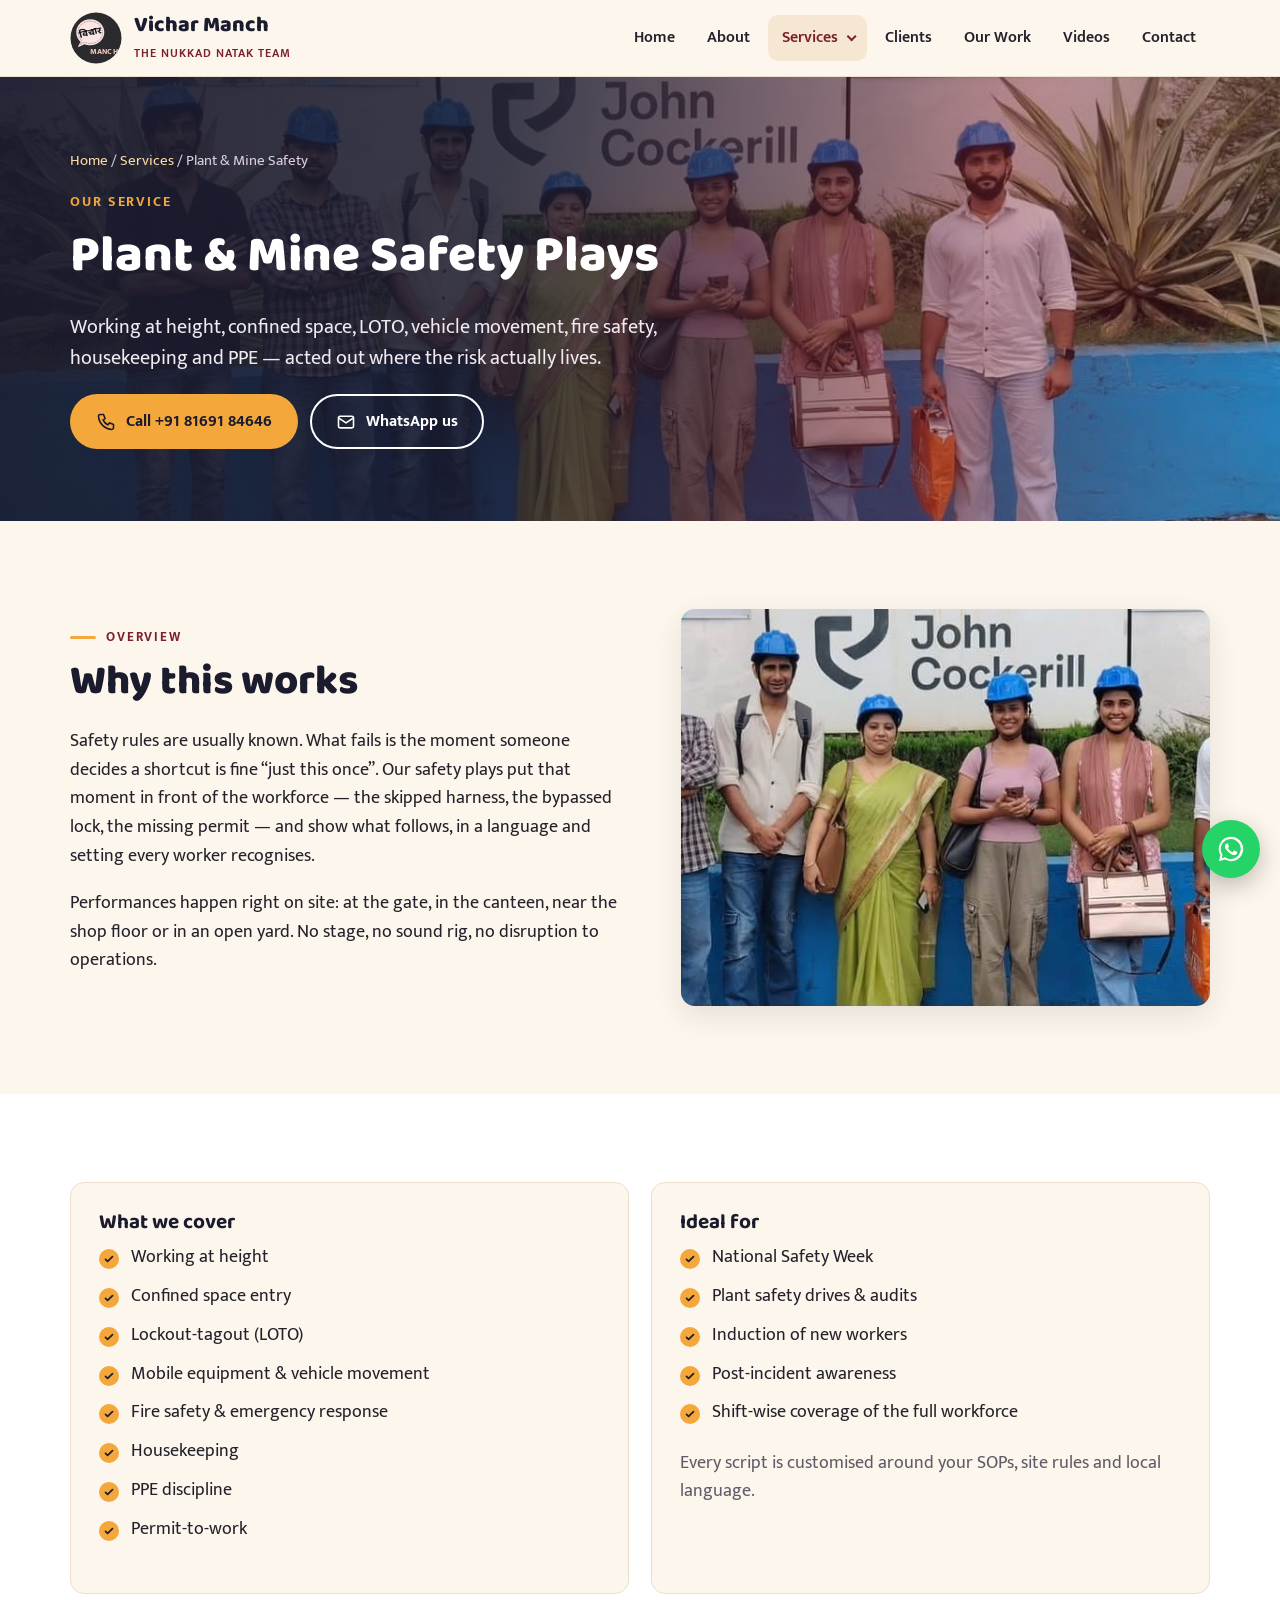
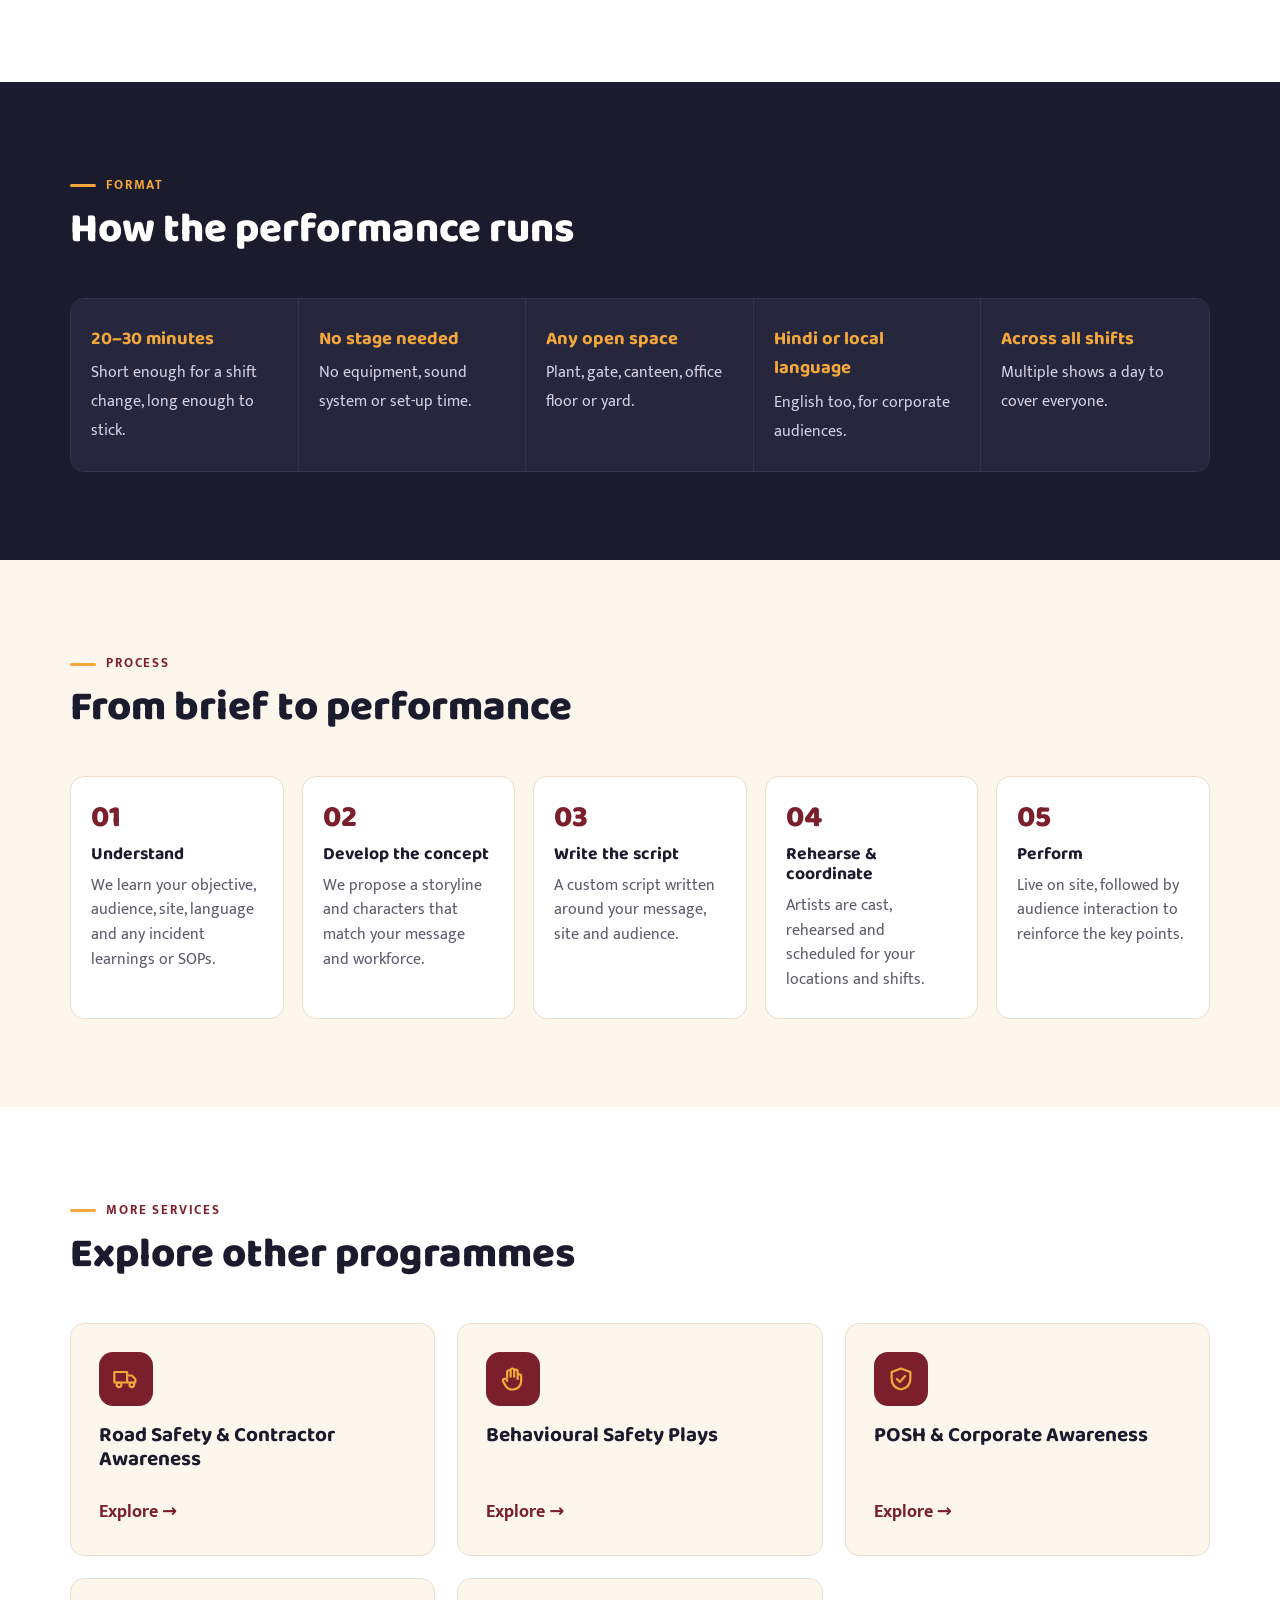
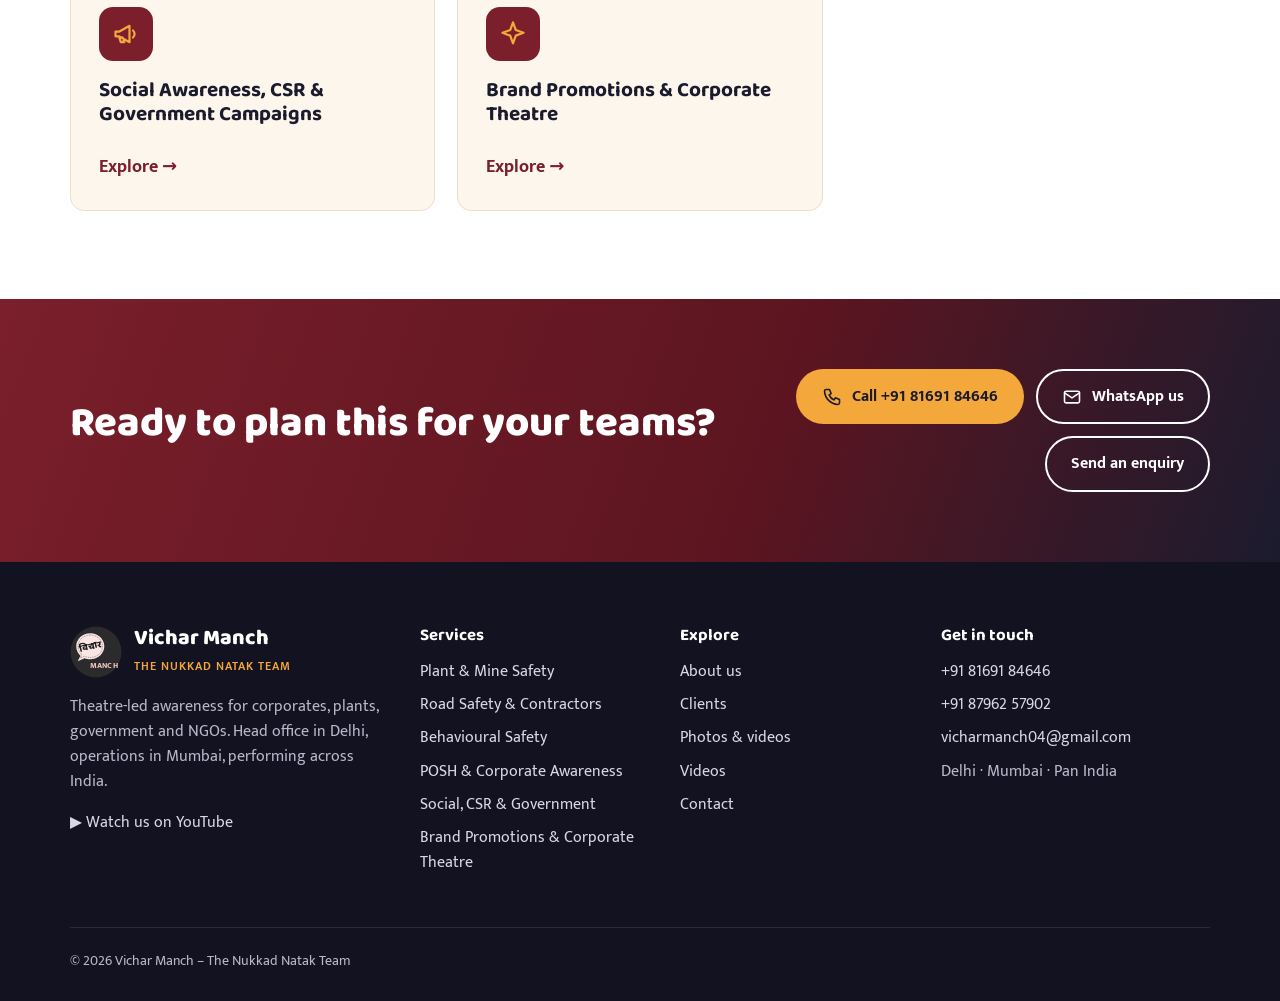
<file: site/services/plant-mine-safety-plays.html>
<!doctype html>
<html lang="en">
<head>
<meta charset="utf-8">
<meta name="viewport" content="width=device-width, initial-scale=1">
<title>Plant &amp; Mine Safety Plays | Vichar Manch</title>
<meta name="description" content="Safety nukkad natak for plants, mines and factories: working at height, confined space, lockout-tagout, fire safety and PPE awareness street plays across India.">
<link rel="canonical" href="https://vicharmanchnukkadnatak.in/services/plant-mine-safety-plays.html">
<meta property="og:type" content="website">
<meta property="og:title" content="Plant &amp; Mine Safety Plays | Vichar Manch">
<meta property="og:description" content="Safety nukkad natak for plants, mines and factories: working at height, confined space, lockout-tagout, fire safety and PPE awareness street plays across India.">
<meta property="og:image" content="https://vicharmanchnukkadnatak.in/assets/img/john-cockerill.jpg">
<meta name="theme-color" content="#7a1f2b">
<link rel="icon" href="../assets/img/logo.svg" type="image/svg+xml">
<link rel="preconnect" href="https://fonts.googleapis.com">
<link rel="preconnect" href="https://fonts.gstatic.com" crossorigin>
<link href="https://fonts.googleapis.com/css2?family=Baloo+2:wght@600;700;800&family=Mukta:wght@400;500;600;700;800&display=swap" rel="stylesheet">
<link rel="stylesheet" href="../assets/css/style.css">
<script type="application/ld+json">{"@context": "https://schema.org", "@type": "PerformingGroup", "name": "Vichar Manch – The Nukkad Natak Team", "alternateName": "Vichar Manch", "email": "vicharmanch04@gmail.com", "telephone": ["+918169184646", "+918796257902"], "areaServed": "India", "sameAs": ["https://www.youtube.com/@Vicharmanchnukkadteam"], "address": {"@type": "PostalAddress", "addressLocality": "Delhi", "addressCountry": "IN"}, "description": "Nukkad natak (street theatre) team for corporate safety, POSH, CSR, government and brand awareness campaigns across India."}</script>
</head>
<body>
<a class="skip" href="#main">Skip to content</a>
<header class="site-header">
  <div class="wrap nav">
    <a class="brand" href="../index.html" aria-label="Vichar Manch home"><svg viewBox="0 0 200 200" role="img" aria-label="Vichar Manch logo">
<circle cx="100" cy="100" r="98" fill="#2b2b2e"/>
<path d="M78 28c-30 0-54 22-54 50 0 14 6 27 16 36l-10 22 26-12c7 3 14 4 22 4 30 0 54-22 54-50S108 28 78 28z" fill="#fbe6e3"/>
<path d="M78 35c-26 0-47 19-47 43 0 12 5 23 14 31l-6 15 17-8c7 3 14 5 22 5 26 0 47-19 47-43S104 35 78 35z" fill="none" stroke="#2b2b2e" stroke-width="1.6" stroke-dasharray="4 3"/>
<text x="78" y="90" text-anchor="middle" font-family="'Baloo 2','Mukta',sans-serif" font-weight="800" font-size="36" fill="#1d1d1f" transform="rotate(-14 78 80)">विचार</text>
<text x="130" y="162" text-anchor="middle" font-family="'Mukta',Arial,sans-serif" font-weight="800" font-size="30" letter-spacing="1" fill="#f2c4bb">MANCH</text>
</svg><span><span class="brand-name">Vichar Manch</span><span class="brand-sub">The Nukkad Natak Team</span></span></a>
    <button class="nav-toggle" aria-label="Open menu" aria-expanded="false" aria-controls="menu"><span></span><span></span><span></span></button>
    <ul class="menu" id="menu">
      <li><a href="../index.html">Home</a></li><li><a href="../about.html">About</a></li><li class="has-sub"><a href="../services.html" aria-current="page">Services</a><ul class="submenu"><li><a href="../services/plant-mine-safety-plays.html">Plant &amp; Mine Safety</a></li><li><a href="../services/road-safety-contractor-awareness.html">Road Safety &amp; Contractors</a></li><li><a href="../services/behavioural-safety.html">Behavioural Safety</a></li><li><a href="../services/posh-corporate-awareness.html">POSH &amp; Corporate Awareness</a></li><li><a href="../services/social-awareness-csr-government.html">Social, CSR &amp; Government</a></li><li><a href="../services/brand-promotions-corporate-theatre.html">Brand Promotions &amp; Corporate Theatre</a></li></ul></li><li><a href="../clients.html">Clients</a></li><li><a href="../gallery.html">Our Work</a></li><li><a href="../videos.html">Videos</a></li><li><a href="../contact.html">Contact</a></li>
    </ul>
  </div>
</header>
<main id="main">
<section class="hero page-hero">
  <div class="hero-bg" style="background-image:url('../assets/img/john-cockerill.jpg')" aria-hidden="true"></div>
  <div class="wrap">
    <div class="crumbs"><a href="../index.html">Home</a> / <a href="../services.html">Services</a> / Plant &amp; Mine Safety</div><span class="eyebrow">Our service</span>
    <h1>Plant &amp; Mine Safety Plays</h1>
    <p class="lead">Working at height, confined space, LOTO, vehicle movement, fire safety, housekeeping and PPE — acted out where the risk actually lives.</p>
    
    
    <div class="btn-row"><a class="btn btn-gold" href="tel:+918169184646"><svg class="" viewBox="0 0 24 24" fill="none" stroke="currentColor" stroke-width="1.9" stroke-linecap="round" stroke-linejoin="round" aria-hidden="true"><path d="M5 3h4l2 5-2.5 1.5a11 11 0 0 0 6 6L16 13l5 2v4a2 2 0 0 1-2 2A17 17 0 0 1 3 5a2 2 0 0 1 2-2z"/></svg>Call +91 81691 84646</a><a class="btn btn-ghost" href="https://wa.me/918169184646" target="_blank" rel="noopener"><svg class="" viewBox="0 0 24 24" fill="none" stroke="currentColor" stroke-width="1.9" stroke-linecap="round" stroke-linejoin="round" aria-hidden="true"><rect x="3" y="5" width="18" height="14" rx="2"/><path d="M3 7l9 6 9-6"/></svg>WhatsApp us</a></div>
  </div>
</section><section class="section"><div class="wrap split">
  <div class="reveal"><span class="kicker">Overview</span><h2>Why this works</h2><p>Safety rules are usually known. What fails is the moment someone decides a shortcut is fine “just this once”. Our safety plays put that moment in front of the workforce — the skipped harness, the bypassed lock, the missing permit — and show what follows, in a language and setting every worker recognises.</p><p>Performances happen right on site: at the gate, in the canteen, near the shop floor or in an open yard. No stage, no sound rig, no disruption to operations.</p></div>
  <div class="photo-stack reveal"><img src="../assets/img/john-cockerill.jpg" alt="Vichar Manch – Plant &amp; Mine Safety Plays" loading="lazy"></div>
</div></section><section class="section alt"><div class="wrap">
  <div class="grid grid-2">
    <div class="card reveal"><h3>What we cover</h3><ul class="checks"><li>Working at height</li><li>Confined space entry</li><li>Lockout-tagout (LOTO)</li><li>Mobile equipment &amp; vehicle movement</li><li>Fire safety &amp; emergency response</li><li>Housekeeping</li><li>PPE discipline</li><li>Permit-to-work</li></ul></div>
    <div class="card reveal"><h3>Ideal for</h3><ul class="checks"><li>National Safety Week</li><li>Plant safety drives &amp; audits</li><li>Induction of new workers</li><li>Post-incident awareness</li><li>Shift-wise coverage of the full workforce</li></ul>
      <p>Every script is customised around your SOPs, site rules and local language.</p></div>
  </div>
</div></section><section class="section dark"><div class="wrap">
  <div class="section-head reveal"><span class="kicker">Format</span><h2>How the performance runs</h2></div>
  <div class="format reveal"><div><b>20–30 minutes</b><span>Short enough for a shift change, long enough to stick.</span></div><div><b>No stage needed</b><span>No equipment, sound system or set-up time.</span></div><div><b>Any open space</b><span>Plant, gate, canteen, office floor or yard.</span></div><div><b>Hindi or local language</b><span>English too, for corporate audiences.</span></div><div><b>Across all shifts</b><span>Multiple shows a day to cover everyone.</span></div></div>
</div></section><section class="section"><div class="wrap">
  <div class="section-head reveal"><span class="kicker">Process</span><h2>From brief to performance</h2></div>
  <ol class="steps"><li class="reveal"><h3>Understand</h3><p>We learn your objective, audience, site, language and any incident learnings or SOPs.</p></li><li class="reveal"><h3>Develop the concept</h3><p>We propose a storyline and characters that match your message and workforce.</p></li><li class="reveal"><h3>Write the script</h3><p>A custom script written around your message, site and audience.</p></li><li class="reveal"><h3>Rehearse &amp; coordinate</h3><p>Artists are cast, rehearsed and scheduled for your locations and shifts.</p></li><li class="reveal"><h3>Perform</h3><p>Live on site, followed by audience interaction to reinforce the key points.</p></li></ol>
</div></section><section class="section alt"><div class="wrap">
  <div class="section-head reveal"><span class="kicker">More services</span><h2>Explore other programmes</h2></div>
  <div class="grid grid-3"><a class="card reveal" href="road-safety-contractor-awareness.html"><span class="icon"><svg class="" viewBox="0 0 24 24" fill="none" stroke="currentColor" stroke-width="1.9" stroke-linecap="round" stroke-linejoin="round" aria-hidden="true"><path d="M2 6h11v9H2zM13 9h4l3 3v3h-7"/><circle cx="6" cy="17" r="2"/><circle cx="17" cy="17" r="2"/></svg></span><h3>Road Safety &amp; Contractor Awareness</h3><span class="more">Explore</span></a><a class="card reveal" href="behavioural-safety.html"><span class="icon"><svg class="" viewBox="0 0 24 24" fill="none" stroke="currentColor" stroke-width="1.9" stroke-linecap="round" stroke-linejoin="round" aria-hidden="true"><path d="M7 11V6a1.5 1.5 0 0 1 3 0v4M10 10V4.5a1.5 1.5 0 0 1 3 0V10M13 10V5.5a1.5 1.5 0 0 1 3 0V12M16 9.5a1.5 1.5 0 0 1 3 0V14a7 7 0 0 1-7 7h-1a6 6 0 0 1-5-2.7L3.5 14a1.6 1.6 0 0 1 2.6-1.8L7 13.5"/></svg></span><h3>Behavioural Safety Plays</h3><span class="more">Explore</span></a><a class="card reveal" href="posh-corporate-awareness.html"><span class="icon"><svg class="" viewBox="0 0 24 24" fill="none" stroke="currentColor" stroke-width="1.9" stroke-linecap="round" stroke-linejoin="round" aria-hidden="true"><path d="M12 3l8 3v6c0 5-3.5 8-8 9-4.5-1-8-4-8-9V6z"/><path d="M8.5 12l2.5 2.5 4.5-5"/></svg></span><h3>POSH &amp; Corporate Awareness</h3><span class="more">Explore</span></a><a class="card reveal" href="social-awareness-csr-government.html"><span class="icon"><svg class="" viewBox="0 0 24 24" fill="none" stroke="currentColor" stroke-width="1.9" stroke-linecap="round" stroke-linejoin="round" aria-hidden="true"><path d="M3 10v4h3l9 5V5L6 10zM18 9a4 4 0 0 1 0 6M6 14l1.5 5h3L9 15"/></svg></span><h3>Social Awareness, CSR &amp; Government Campaigns</h3><span class="more">Explore</span></a><a class="card reveal" href="brand-promotions-corporate-theatre.html"><span class="icon"><svg class="" viewBox="0 0 24 24" fill="none" stroke="currentColor" stroke-width="1.9" stroke-linecap="round" stroke-linejoin="round" aria-hidden="true"><path d="M12 2l2.4 6.6L21 11l-6.6 2.4L12 20l-2.4-6.6L3 11l6.6-2.4z"/></svg></span><h3>Brand Promotions &amp; Corporate Theatre</h3><span class="more">Explore</span></a></div>
</div></section><section class="cta"><div class="wrap">
  <div><h2>Ready to plan this for your teams?</h2></div>
  <div class="btn-row"><a class="btn btn-gold" href="tel:+918169184646"><svg class="" viewBox="0 0 24 24" fill="none" stroke="currentColor" stroke-width="1.9" stroke-linecap="round" stroke-linejoin="round" aria-hidden="true"><path d="M5 3h4l2 5-2.5 1.5a11 11 0 0 0 6 6L16 13l5 2v4a2 2 0 0 1-2 2A17 17 0 0 1 3 5a2 2 0 0 1 2-2z"/></svg>Call +91 81691 84646</a><a class="btn btn-ghost" href="https://wa.me/918169184646" target="_blank" rel="noopener"><svg class="" viewBox="0 0 24 24" fill="none" stroke="currentColor" stroke-width="1.9" stroke-linecap="round" stroke-linejoin="round" aria-hidden="true"><rect x="3" y="5" width="18" height="14" rx="2"/><path d="M3 7l9 6 9-6"/></svg>WhatsApp us</a><a class="btn btn-ghost" href="../contact.html">Send an enquiry</a></div>
</div></section>
</main>
<footer class="site-footer">
  <div class="wrap">
    <div class="foot-grid">
      <div>
        <a class="brand" href="../index.html"><svg viewBox="0 0 200 200" role="img" aria-label="Vichar Manch logo">
<circle cx="100" cy="100" r="98" fill="#2b2b2e"/>
<path d="M78 28c-30 0-54 22-54 50 0 14 6 27 16 36l-10 22 26-12c7 3 14 4 22 4 30 0 54-22 54-50S108 28 78 28z" fill="#fbe6e3"/>
<path d="M78 35c-26 0-47 19-47 43 0 12 5 23 14 31l-6 15 17-8c7 3 14 5 22 5 26 0 47-19 47-43S104 35 78 35z" fill="none" stroke="#2b2b2e" stroke-width="1.6" stroke-dasharray="4 3"/>
<text x="78" y="90" text-anchor="middle" font-family="'Baloo 2','Mukta',sans-serif" font-weight="800" font-size="36" fill="#1d1d1f" transform="rotate(-14 78 80)">विचार</text>
<text x="130" y="162" text-anchor="middle" font-family="'Mukta',Arial,sans-serif" font-weight="800" font-size="30" letter-spacing="1" fill="#f2c4bb">MANCH</text>
</svg><span><span class="brand-name">Vichar Manch</span><span class="brand-sub">The Nukkad Natak Team</span></span></a>
        <p>Theatre-led awareness for corporates, plants, government and NGOs. Head office in Delhi, operations in Mumbai, performing across India.</p>
        <p><a href="https://www.youtube.com/@Vicharmanchnukkadteam" target="_blank" rel="noopener">▶ Watch us on YouTube</a></p>
      </div>
      <div><h4>Services</h4><ul><li><a href="../services/plant-mine-safety-plays.html">Plant &amp; Mine Safety</a></li><li><a href="../services/road-safety-contractor-awareness.html">Road Safety &amp; Contractors</a></li><li><a href="../services/behavioural-safety.html">Behavioural Safety</a></li><li><a href="../services/posh-corporate-awareness.html">POSH &amp; Corporate Awareness</a></li><li><a href="../services/social-awareness-csr-government.html">Social, CSR &amp; Government</a></li><li><a href="../services/brand-promotions-corporate-theatre.html">Brand Promotions &amp; Corporate Theatre</a></li></ul></div>
      <div><h4>Explore</h4><ul>
        <li><a href="../about.html">About us</a></li><li><a href="../clients.html">Clients</a></li>
        <li><a href="../gallery.html">Photos & videos</a></li><li><a href="../videos.html">Videos</a></li><li><a href="../contact.html">Contact</a></li></ul></div>
      <div><h4>Get in touch</h4><ul><li><a href="tel:+918169184646">+91 81691 84646</a></li><li><a href="tel:+918796257902">+91 87962 57902</a></li>
        <li><a href="mailto:vicharmanch04@gmail.com">vicharmanch04@gmail.com</a></li><li>Delhi · Mumbai · Pan India</li></ul></div>
    </div>
    <div class="foot-bottom"><span>© <span id="year">2026</span> Vichar Manch – The Nukkad Natak Team</span></div>
  </div>
</footer>
<a class="float-call" href="tel:+918169184646" aria-label="Call Vichar Manch"><svg class="" viewBox="0 0 24 24" fill="none" stroke="currentColor" stroke-width="1.9" stroke-linecap="round" stroke-linejoin="round" aria-hidden="true"><path d="M5 3h4l2 5-2.5 1.5a11 11 0 0 0 6 6L16 13l5 2v4a2 2 0 0 1-2 2A17 17 0 0 1 3 5a2 2 0 0 1 2-2z"/></svg></a>
<a class="float-wa" href="https://wa.me/918169184646?text=Hello Vichar Manch, I would like to know more about your nukkad natak performances." target="_blank" rel="noopener" aria-label="Chat on WhatsApp"><svg viewBox="0 0 32 32" aria-hidden="true"><path fill="#fff" d="M16 3a13 13 0 0 0-11.2 19.6L3 29l6.6-1.7A13 13 0 1 0 16 3zm0 23.6c-2 0-4-.5-5.7-1.6l-.4-.2-3.9 1 1-3.8-.3-.4A10.6 10.6 0 1 1 16 26.6zm5.8-7.9c-.3-.2-1.9-.9-2.2-1-.3-.1-.5-.2-.7.2l-1 1.2c-.2.2-.4.2-.7.1a8.7 8.7 0 0 1-4.3-3.8c-.3-.6.3-.5.9-1.7.1-.2 0-.4 0-.6l-1-2.4c-.3-.6-.5-.5-.7-.5h-.6a1.2 1.2 0 0 0-.9.4 3.6 3.6 0 0 0-1.1 2.7 6.3 6.3 0 0 0 1.3 3.3 14.4 14.4 0 0 0 5.5 4.9c2 .9 2.8.9 3.9.8.6-.1 1.9-.8 2.2-1.6.3-.8.3-1.4.2-1.6-.1-.1-.3-.2-.6-.4z"/></svg></a>
<script src="../assets/js/main.js" defer></script>
</body>
</html>
</file>
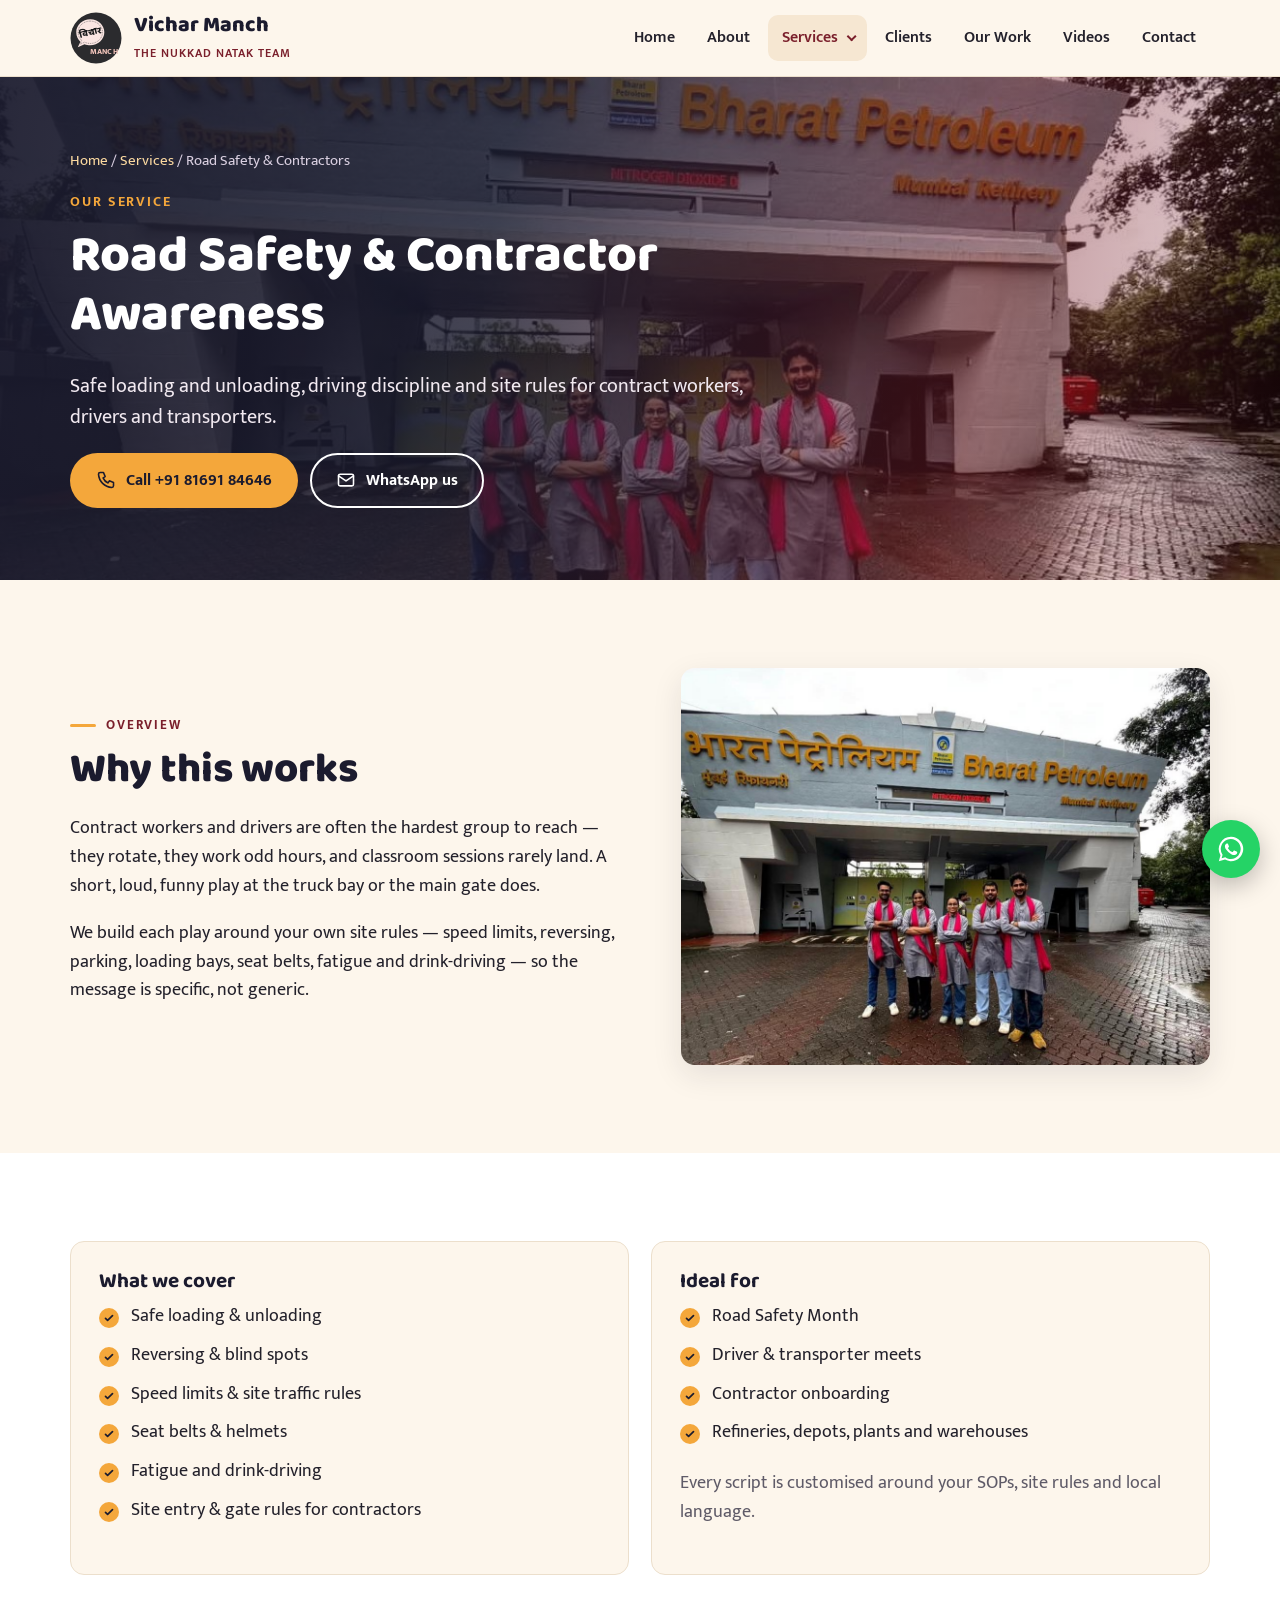
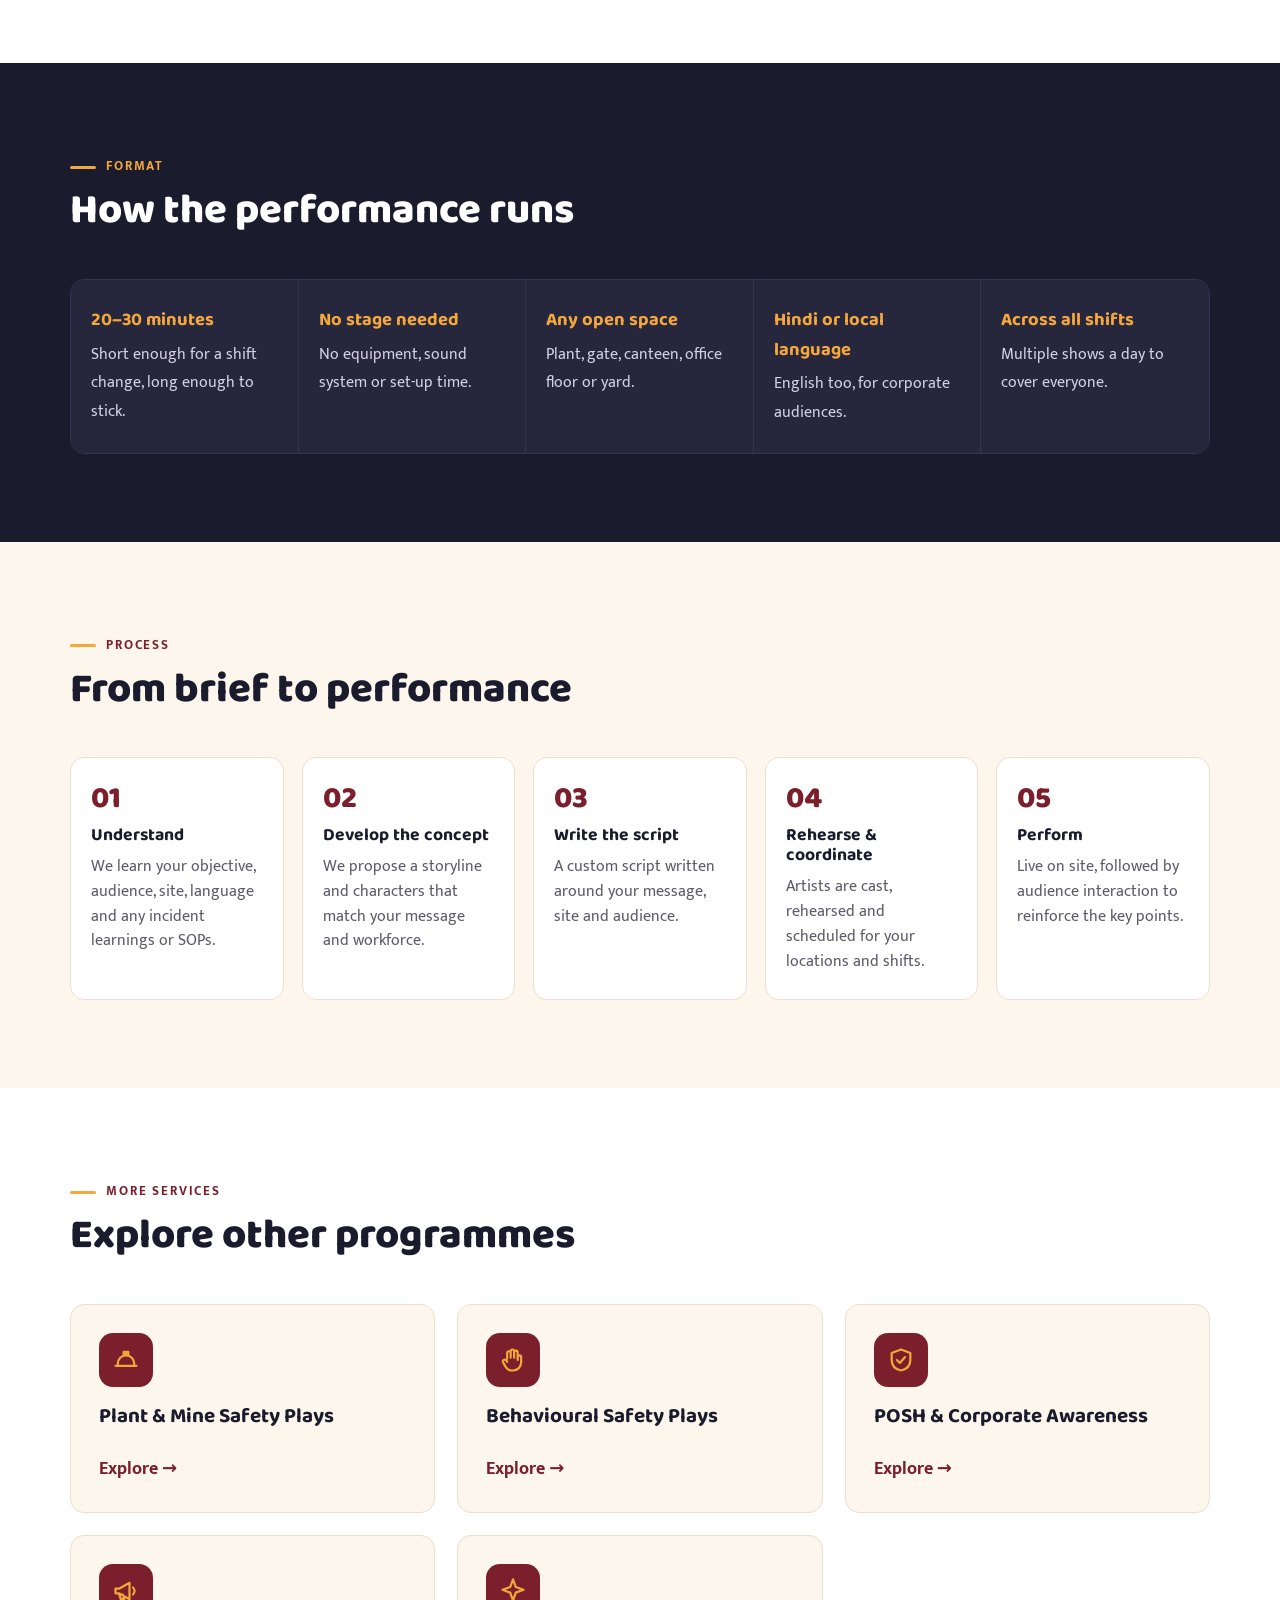
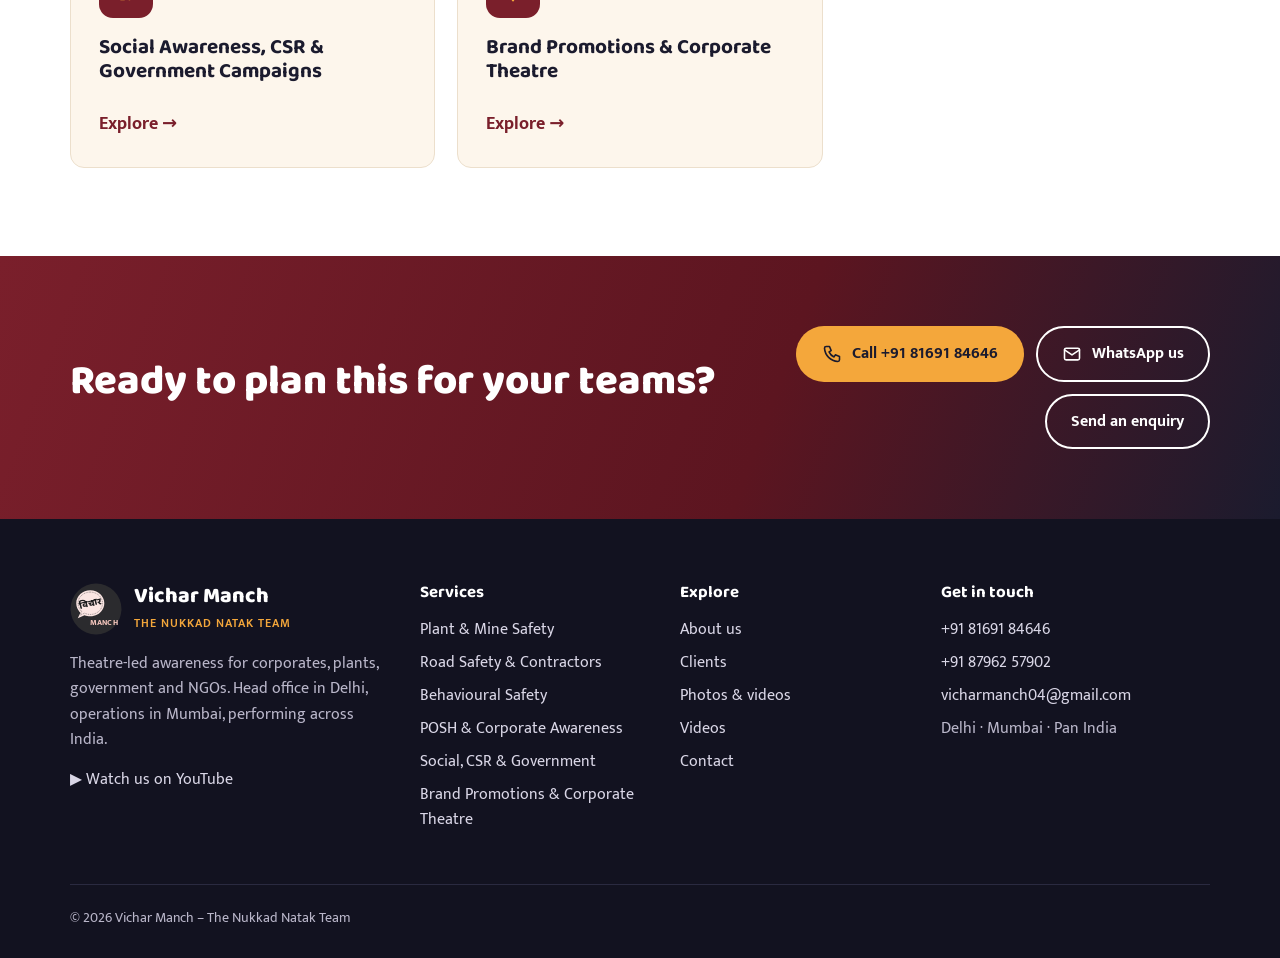
<file: site/services/road-safety-contractor-awareness.html>
<!doctype html>
<html lang="en">
<head>
<meta charset="utf-8">
<meta name="viewport" content="width=device-width, initial-scale=1">
<title>Road Safety &amp; Contractor Awareness | Vichar Manch</title>
<meta name="description" content="Road safety street plays and contractor safety awareness for drivers, transporters and contract workers at plants, refineries and logistics sites.">
<link rel="canonical" href="https://vicharmanchnukkadnatak.in/services/road-safety-contractor-awareness.html">
<meta property="og:type" content="website">
<meta property="og:title" content="Road Safety &amp; Contractor Awareness | Vichar Manch">
<meta property="og:description" content="Road safety street plays and contractor safety awareness for drivers, transporters and contract workers at plants, refineries and logistics sites.">
<meta property="og:image" content="https://vicharmanchnukkadnatak.in/assets/img/bpcl-mumbai-refinery.jpg">
<meta name="theme-color" content="#7a1f2b">
<link rel="icon" href="../assets/img/logo.svg" type="image/svg+xml">
<link rel="preconnect" href="https://fonts.googleapis.com">
<link rel="preconnect" href="https://fonts.gstatic.com" crossorigin>
<link href="https://fonts.googleapis.com/css2?family=Baloo+2:wght@600;700;800&family=Mukta:wght@400;500;600;700;800&display=swap" rel="stylesheet">
<link rel="stylesheet" href="../assets/css/style.css">
<script type="application/ld+json">{"@context": "https://schema.org", "@type": "PerformingGroup", "name": "Vichar Manch – The Nukkad Natak Team", "alternateName": "Vichar Manch", "email": "vicharmanch04@gmail.com", "telephone": ["+918169184646", "+918796257902"], "areaServed": "India", "sameAs": ["https://www.youtube.com/@Vicharmanchnukkadteam"], "address": {"@type": "PostalAddress", "addressLocality": "Delhi", "addressCountry": "IN"}, "description": "Nukkad natak (street theatre) team for corporate safety, POSH, CSR, government and brand awareness campaigns across India."}</script>
</head>
<body>
<a class="skip" href="#main">Skip to content</a>
<header class="site-header">
  <div class="wrap nav">
    <a class="brand" href="../index.html" aria-label="Vichar Manch home"><svg viewBox="0 0 200 200" role="img" aria-label="Vichar Manch logo">
<circle cx="100" cy="100" r="98" fill="#2b2b2e"/>
<path d="M78 28c-30 0-54 22-54 50 0 14 6 27 16 36l-10 22 26-12c7 3 14 4 22 4 30 0 54-22 54-50S108 28 78 28z" fill="#fbe6e3"/>
<path d="M78 35c-26 0-47 19-47 43 0 12 5 23 14 31l-6 15 17-8c7 3 14 5 22 5 26 0 47-19 47-43S104 35 78 35z" fill="none" stroke="#2b2b2e" stroke-width="1.6" stroke-dasharray="4 3"/>
<text x="78" y="90" text-anchor="middle" font-family="'Baloo 2','Mukta',sans-serif" font-weight="800" font-size="36" fill="#1d1d1f" transform="rotate(-14 78 80)">विचार</text>
<text x="130" y="162" text-anchor="middle" font-family="'Mukta',Arial,sans-serif" font-weight="800" font-size="30" letter-spacing="1" fill="#f2c4bb">MANCH</text>
</svg><span><span class="brand-name">Vichar Manch</span><span class="brand-sub">The Nukkad Natak Team</span></span></a>
    <button class="nav-toggle" aria-label="Open menu" aria-expanded="false" aria-controls="menu"><span></span><span></span><span></span></button>
    <ul class="menu" id="menu">
      <li><a href="../index.html">Home</a></li><li><a href="../about.html">About</a></li><li class="has-sub"><a href="../services.html" aria-current="page">Services</a><ul class="submenu"><li><a href="../services/plant-mine-safety-plays.html">Plant &amp; Mine Safety</a></li><li><a href="../services/road-safety-contractor-awareness.html">Road Safety &amp; Contractors</a></li><li><a href="../services/behavioural-safety.html">Behavioural Safety</a></li><li><a href="../services/posh-corporate-awareness.html">POSH &amp; Corporate Awareness</a></li><li><a href="../services/social-awareness-csr-government.html">Social, CSR &amp; Government</a></li><li><a href="../services/brand-promotions-corporate-theatre.html">Brand Promotions &amp; Corporate Theatre</a></li></ul></li><li><a href="../clients.html">Clients</a></li><li><a href="../gallery.html">Our Work</a></li><li><a href="../videos.html">Videos</a></li><li><a href="../contact.html">Contact</a></li>
    </ul>
  </div>
</header>
<main id="main">
<section class="hero page-hero">
  <div class="hero-bg" style="background-image:url('../assets/img/bpcl-mumbai-refinery.jpg')" aria-hidden="true"></div>
  <div class="wrap">
    <div class="crumbs"><a href="../index.html">Home</a> / <a href="../services.html">Services</a> / Road Safety &amp; Contractors</div><span class="eyebrow">Our service</span>
    <h1>Road Safety &amp; Contractor Awareness</h1>
    <p class="lead">Safe loading and unloading, driving discipline and site rules for contract workers, drivers and transporters.</p>
    
    
    <div class="btn-row"><a class="btn btn-gold" href="tel:+918169184646"><svg class="" viewBox="0 0 24 24" fill="none" stroke="currentColor" stroke-width="1.9" stroke-linecap="round" stroke-linejoin="round" aria-hidden="true"><path d="M5 3h4l2 5-2.5 1.5a11 11 0 0 0 6 6L16 13l5 2v4a2 2 0 0 1-2 2A17 17 0 0 1 3 5a2 2 0 0 1 2-2z"/></svg>Call +91 81691 84646</a><a class="btn btn-ghost" href="https://wa.me/918169184646" target="_blank" rel="noopener"><svg class="" viewBox="0 0 24 24" fill="none" stroke="currentColor" stroke-width="1.9" stroke-linecap="round" stroke-linejoin="round" aria-hidden="true"><rect x="3" y="5" width="18" height="14" rx="2"/><path d="M3 7l9 6 9-6"/></svg>WhatsApp us</a></div>
  </div>
</section><section class="section"><div class="wrap split">
  <div class="reveal"><span class="kicker">Overview</span><h2>Why this works</h2><p>Contract workers and drivers are often the hardest group to reach — they rotate, they work odd hours, and classroom sessions rarely land. A short, loud, funny play at the truck bay or the main gate does.</p><p>We build each play around your own site rules — speed limits, reversing, parking, loading bays, seat belts, fatigue and drink-driving — so the message is specific, not generic.</p></div>
  <div class="photo-stack reveal"><img src="../assets/img/bpcl-mumbai-refinery.jpg" alt="Vichar Manch – Road Safety &amp; Contractor Awareness" loading="lazy"></div>
</div></section><section class="section alt"><div class="wrap">
  <div class="grid grid-2">
    <div class="card reveal"><h3>What we cover</h3><ul class="checks"><li>Safe loading &amp; unloading</li><li>Reversing &amp; blind spots</li><li>Speed limits &amp; site traffic rules</li><li>Seat belts &amp; helmets</li><li>Fatigue and drink-driving</li><li>Site entry &amp; gate rules for contractors</li></ul></div>
    <div class="card reveal"><h3>Ideal for</h3><ul class="checks"><li>Road Safety Month</li><li>Driver &amp; transporter meets</li><li>Contractor onboarding</li><li>Refineries, depots, plants and warehouses</li></ul>
      <p>Every script is customised around your SOPs, site rules and local language.</p></div>
  </div>
</div></section><section class="section dark"><div class="wrap">
  <div class="section-head reveal"><span class="kicker">Format</span><h2>How the performance runs</h2></div>
  <div class="format reveal"><div><b>20–30 minutes</b><span>Short enough for a shift change, long enough to stick.</span></div><div><b>No stage needed</b><span>No equipment, sound system or set-up time.</span></div><div><b>Any open space</b><span>Plant, gate, canteen, office floor or yard.</span></div><div><b>Hindi or local language</b><span>English too, for corporate audiences.</span></div><div><b>Across all shifts</b><span>Multiple shows a day to cover everyone.</span></div></div>
</div></section><section class="section"><div class="wrap">
  <div class="section-head reveal"><span class="kicker">Process</span><h2>From brief to performance</h2></div>
  <ol class="steps"><li class="reveal"><h3>Understand</h3><p>We learn your objective, audience, site, language and any incident learnings or SOPs.</p></li><li class="reveal"><h3>Develop the concept</h3><p>We propose a storyline and characters that match your message and workforce.</p></li><li class="reveal"><h3>Write the script</h3><p>A custom script written around your message, site and audience.</p></li><li class="reveal"><h3>Rehearse &amp; coordinate</h3><p>Artists are cast, rehearsed and scheduled for your locations and shifts.</p></li><li class="reveal"><h3>Perform</h3><p>Live on site, followed by audience interaction to reinforce the key points.</p></li></ol>
</div></section><section class="section alt"><div class="wrap">
  <div class="section-head reveal"><span class="kicker">More services</span><h2>Explore other programmes</h2></div>
  <div class="grid grid-3"><a class="card reveal" href="plant-mine-safety-plays.html"><span class="icon"><svg class="" viewBox="0 0 24 24" fill="none" stroke="currentColor" stroke-width="1.9" stroke-linecap="round" stroke-linejoin="round" aria-hidden="true"><path d="M3 17h18M5 17v-2a7 7 0 0 1 14 0v2M10 8V5h4v3M12 5v3"/></svg></span><h3>Plant &amp; Mine Safety Plays</h3><span class="more">Explore</span></a><a class="card reveal" href="behavioural-safety.html"><span class="icon"><svg class="" viewBox="0 0 24 24" fill="none" stroke="currentColor" stroke-width="1.9" stroke-linecap="round" stroke-linejoin="round" aria-hidden="true"><path d="M7 11V6a1.5 1.5 0 0 1 3 0v4M10 10V4.5a1.5 1.5 0 0 1 3 0V10M13 10V5.5a1.5 1.5 0 0 1 3 0V12M16 9.5a1.5 1.5 0 0 1 3 0V14a7 7 0 0 1-7 7h-1a6 6 0 0 1-5-2.7L3.5 14a1.6 1.6 0 0 1 2.6-1.8L7 13.5"/></svg></span><h3>Behavioural Safety Plays</h3><span class="more">Explore</span></a><a class="card reveal" href="posh-corporate-awareness.html"><span class="icon"><svg class="" viewBox="0 0 24 24" fill="none" stroke="currentColor" stroke-width="1.9" stroke-linecap="round" stroke-linejoin="round" aria-hidden="true"><path d="M12 3l8 3v6c0 5-3.5 8-8 9-4.5-1-8-4-8-9V6z"/><path d="M8.5 12l2.5 2.5 4.5-5"/></svg></span><h3>POSH &amp; Corporate Awareness</h3><span class="more">Explore</span></a><a class="card reveal" href="social-awareness-csr-government.html"><span class="icon"><svg class="" viewBox="0 0 24 24" fill="none" stroke="currentColor" stroke-width="1.9" stroke-linecap="round" stroke-linejoin="round" aria-hidden="true"><path d="M3 10v4h3l9 5V5L6 10zM18 9a4 4 0 0 1 0 6M6 14l1.5 5h3L9 15"/></svg></span><h3>Social Awareness, CSR &amp; Government Campaigns</h3><span class="more">Explore</span></a><a class="card reveal" href="brand-promotions-corporate-theatre.html"><span class="icon"><svg class="" viewBox="0 0 24 24" fill="none" stroke="currentColor" stroke-width="1.9" stroke-linecap="round" stroke-linejoin="round" aria-hidden="true"><path d="M12 2l2.4 6.6L21 11l-6.6 2.4L12 20l-2.4-6.6L3 11l6.6-2.4z"/></svg></span><h3>Brand Promotions &amp; Corporate Theatre</h3><span class="more">Explore</span></a></div>
</div></section><section class="cta"><div class="wrap">
  <div><h2>Ready to plan this for your teams?</h2></div>
  <div class="btn-row"><a class="btn btn-gold" href="tel:+918169184646"><svg class="" viewBox="0 0 24 24" fill="none" stroke="currentColor" stroke-width="1.9" stroke-linecap="round" stroke-linejoin="round" aria-hidden="true"><path d="M5 3h4l2 5-2.5 1.5a11 11 0 0 0 6 6L16 13l5 2v4a2 2 0 0 1-2 2A17 17 0 0 1 3 5a2 2 0 0 1 2-2z"/></svg>Call +91 81691 84646</a><a class="btn btn-ghost" href="https://wa.me/918169184646" target="_blank" rel="noopener"><svg class="" viewBox="0 0 24 24" fill="none" stroke="currentColor" stroke-width="1.9" stroke-linecap="round" stroke-linejoin="round" aria-hidden="true"><rect x="3" y="5" width="18" height="14" rx="2"/><path d="M3 7l9 6 9-6"/></svg>WhatsApp us</a><a class="btn btn-ghost" href="../contact.html">Send an enquiry</a></div>
</div></section>
</main>
<footer class="site-footer">
  <div class="wrap">
    <div class="foot-grid">
      <div>
        <a class="brand" href="../index.html"><svg viewBox="0 0 200 200" role="img" aria-label="Vichar Manch logo">
<circle cx="100" cy="100" r="98" fill="#2b2b2e"/>
<path d="M78 28c-30 0-54 22-54 50 0 14 6 27 16 36l-10 22 26-12c7 3 14 4 22 4 30 0 54-22 54-50S108 28 78 28z" fill="#fbe6e3"/>
<path d="M78 35c-26 0-47 19-47 43 0 12 5 23 14 31l-6 15 17-8c7 3 14 5 22 5 26 0 47-19 47-43S104 35 78 35z" fill="none" stroke="#2b2b2e" stroke-width="1.6" stroke-dasharray="4 3"/>
<text x="78" y="90" text-anchor="middle" font-family="'Baloo 2','Mukta',sans-serif" font-weight="800" font-size="36" fill="#1d1d1f" transform="rotate(-14 78 80)">विचार</text>
<text x="130" y="162" text-anchor="middle" font-family="'Mukta',Arial,sans-serif" font-weight="800" font-size="30" letter-spacing="1" fill="#f2c4bb">MANCH</text>
</svg><span><span class="brand-name">Vichar Manch</span><span class="brand-sub">The Nukkad Natak Team</span></span></a>
        <p>Theatre-led awareness for corporates, plants, government and NGOs. Head office in Delhi, operations in Mumbai, performing across India.</p>
        <p><a href="https://www.youtube.com/@Vicharmanchnukkadteam" target="_blank" rel="noopener">▶ Watch us on YouTube</a></p>
      </div>
      <div><h4>Services</h4><ul><li><a href="../services/plant-mine-safety-plays.html">Plant &amp; Mine Safety</a></li><li><a href="../services/road-safety-contractor-awareness.html">Road Safety &amp; Contractors</a></li><li><a href="../services/behavioural-safety.html">Behavioural Safety</a></li><li><a href="../services/posh-corporate-awareness.html">POSH &amp; Corporate Awareness</a></li><li><a href="../services/social-awareness-csr-government.html">Social, CSR &amp; Government</a></li><li><a href="../services/brand-promotions-corporate-theatre.html">Brand Promotions &amp; Corporate Theatre</a></li></ul></div>
      <div><h4>Explore</h4><ul>
        <li><a href="../about.html">About us</a></li><li><a href="../clients.html">Clients</a></li>
        <li><a href="../gallery.html">Photos & videos</a></li><li><a href="../videos.html">Videos</a></li><li><a href="../contact.html">Contact</a></li></ul></div>
      <div><h4>Get in touch</h4><ul><li><a href="tel:+918169184646">+91 81691 84646</a></li><li><a href="tel:+918796257902">+91 87962 57902</a></li>
        <li><a href="mailto:vicharmanch04@gmail.com">vicharmanch04@gmail.com</a></li><li>Delhi · Mumbai · Pan India</li></ul></div>
    </div>
    <div class="foot-bottom"><span>© <span id="year">2026</span> Vichar Manch – The Nukkad Natak Team</span></div>
  </div>
</footer>
<a class="float-call" href="tel:+918169184646" aria-label="Call Vichar Manch"><svg class="" viewBox="0 0 24 24" fill="none" stroke="currentColor" stroke-width="1.9" stroke-linecap="round" stroke-linejoin="round" aria-hidden="true"><path d="M5 3h4l2 5-2.5 1.5a11 11 0 0 0 6 6L16 13l5 2v4a2 2 0 0 1-2 2A17 17 0 0 1 3 5a2 2 0 0 1 2-2z"/></svg></a>
<a class="float-wa" href="https://wa.me/918169184646?text=Hello Vichar Manch, I would like to know more about your nukkad natak performances." target="_blank" rel="noopener" aria-label="Chat on WhatsApp"><svg viewBox="0 0 32 32" aria-hidden="true"><path fill="#fff" d="M16 3a13 13 0 0 0-11.2 19.6L3 29l6.6-1.7A13 13 0 1 0 16 3zm0 23.6c-2 0-4-.5-5.7-1.6l-.4-.2-3.9 1 1-3.8-.3-.4A10.6 10.6 0 1 1 16 26.6zm5.8-7.9c-.3-.2-1.9-.9-2.2-1-.3-.1-.5-.2-.7.2l-1 1.2c-.2.2-.4.2-.7.1a8.7 8.7 0 0 1-4.3-3.8c-.3-.6.3-.5.9-1.7.1-.2 0-.4 0-.6l-1-2.4c-.3-.6-.5-.5-.7-.5h-.6a1.2 1.2 0 0 0-.9.4 3.6 3.6 0 0 0-1.1 2.7 6.3 6.3 0 0 0 1.3 3.3 14.4 14.4 0 0 0 5.5 4.9c2 .9 2.8.9 3.9.8.6-.1 1.9-.8 2.2-1.6.3-.8.3-1.4.2-1.6-.1-.1-.3-.2-.6-.4z"/></svg></a>
<script src="../assets/js/main.js" defer></script>
</body>
</html>
</file>
<file: site/assets/css/style.css>
/* Vichar Manch — site styles */
:root {
  --maroon: #7a1f2b;
  --maroon-dark: #5c1520;
  --gold: #f4a73b;
  --gold-soft: #fbd9a0;
  --navy: #1b1b2e;
  --navy-2: #26263d;
  --cream: #fdf6ec;
  --paper: #ffffff;
  --ink: #23212b;
  --muted: #5f5b68;
  --line: #ecdfcc;
  --pink: #e0457b;
  --radius: 14px;
  --shadow: 0 10px 30px rgba(27, 27, 46, .10);
  --wrap: 1180px;
  --font-body: 'Mukta', 'Noto Sans Devanagari', system-ui, -apple-system, 'Segoe UI', Arial, sans-serif;
  --font-display: 'Baloo 2', 'Mukta', system-ui, sans-serif;
}

*, *::before, *::after { box-sizing: border-box; }
html { scroll-behavior: smooth; overflow-x: clip; }
body { overflow-x: clip; }
body {
  margin: 0;
  font-family: var(--font-body);
  font-size: 18px;
  line-height: 1.6;
  color: var(--ink);
  background: var(--cream);
  -webkit-font-smoothing: antialiased;
}
img { max-width: 100%; display: block; }
a { color: var(--maroon); }
h1, h2, h3, h4 { font-family: var(--font-display); line-height: 1.15; margin: 0 0 .5em; color: var(--navy); }
h1 { font-size: clamp(2.2rem, 5.2vw, 3.8rem); font-weight: 800; }
h2 { font-size: clamp(1.8rem, 3.6vw, 2.6rem); font-weight: 800; }
h3 { font-size: 1.3rem; font-weight: 700; }
p { margin: 0 0 1em; }
.wrap { width: 100%; max-width: var(--wrap); margin: 0 auto; padding: 0 20px; }
.skip { position: absolute; left: -999px; top: 0; background: var(--gold); padding: 8px 14px; z-index: 100; }
.skip:focus { left: 10px; top: 10px; }

/* ---------- Header ---------- */
.site-header {
  position: sticky; top: 0; z-index: 50;
  background: rgba(253, 246, 236, .94);
  backdrop-filter: blur(10px);
  border-bottom: 1px solid var(--line);
}
.nav { display: flex; align-items: center; justify-content: space-between; height: 76px; gap: 20px; }
.brand { display: flex; align-items: center; gap: 12px; text-decoration: none; color: var(--navy); }
.brand svg { width: 52px; height: 52px; flex: none; }
.brand-name { font-family: var(--font-display); font-weight: 800; font-size: 1.35rem; line-height: 1; }
.brand-sub { display: block; font-size: .78rem; font-weight: 600; letter-spacing: .08em; text-transform: uppercase; color: var(--maroon); margin-top: 4px; }
.menu { display: flex; align-items: center; gap: 4px; list-style: none; margin: 0; padding: 0; }
.menu > li { position: relative; }
.menu a { display: block; padding: 10px 14px; border-radius: 10px; text-decoration: none; color: var(--ink); font-weight: 600; font-size: 1rem; }
.menu a:hover, .menu a[aria-current="page"] { color: var(--maroon); background: #f6e7d2; }
.menu .has-sub > a::after { content: ""; display: inline-block; width: 7px; height: 7px; margin-left: 8px; border-right: 2px solid currentColor; border-bottom: 2px solid currentColor; transform: rotate(45deg) translateY(-3px); }
.submenu {
  position: absolute; top: 100%; left: 0; min-width: 290px; padding: 8px;
  list-style: none; margin: 0; background: var(--paper); border-radius: var(--radius); box-shadow: var(--shadow);
  opacity: 0; visibility: hidden; transform: translateY(6px); transition: .18s ease;
}
.has-sub:hover .submenu, .has-sub:focus-within .submenu { opacity: 1; visibility: visible; transform: none; }
.submenu a { font-weight: 500; }
.nav-cta { margin-left: 8px; }
.menu .nav-cta a.btn { color: #fff; background: var(--maroon); padding: 10px 20px; }
.menu .nav-cta a.btn:hover { background: var(--maroon-dark); }
.nav-toggle { display: none; background: none; border: 0; padding: 10px; cursor: pointer; }
.nav-toggle span { display: block; width: 26px; height: 3px; margin: 5px 0; background: var(--navy); border-radius: 2px; transition: .2s; }

/* ---------- Buttons ---------- */
.btn {
  display: inline-flex; align-items: center; justify-content: center; gap: 10px;
  padding: 13px 24px; border-radius: 999px; border: 2px solid transparent;
  font-family: var(--font-body); font-weight: 700; font-size: 1rem; text-decoration: none; cursor: pointer;
  transition: transform .15s ease, background .15s ease, color .15s ease;
}
.btn:hover { transform: translateY(-2px); }
.btn svg { width: 20px; height: 20px; flex: none; }
.btn-gold { background: var(--gold); color: var(--navy); }
.btn-gold:hover { background: #f7b65a; }
.btn-maroon { background: var(--maroon); color: #fff; }
.btn-maroon:hover { background: var(--maroon-dark); }
.btn-ghost { border-color: currentColor; color: #fff; background: transparent; }
.btn-ghost-dark { border-color: var(--navy); color: var(--navy); background: transparent; }
.btn-wa { background: #25d366; color: #0b3d1f; }
.btn-row { display: flex; flex-wrap: wrap; gap: 12px; }

/* ---------- Hero ---------- */
.hero { position: relative; color: #fff; background: var(--navy); overflow: hidden; }
.hero-bg { position: absolute; inset: 0; background-position: center; background-size: cover; background-repeat: no-repeat; }
.hero::after {
  content: ""; position: absolute; inset: 0;
  background: linear-gradient(100deg, rgba(27,27,46,.94) 0%, rgba(27,27,46,.82) 38%, rgba(122,31,43,.45) 75%, rgba(122,31,43,.15) 100%);
}
@media (max-width: 900px) {
  .hero::after { background: linear-gradient(180deg, rgba(27,27,46,.80), rgba(27,27,46,.92) 55%, rgba(122,31,43,.88)); }
}
.hero .wrap { position: relative; z-index: 1; padding-top: 96px; padding-bottom: 96px; }
.hero h1 { color: #fff; max-width: 15ch; }
.hero h1 em { font-style: normal; color: var(--gold); }
.hero .lead { font-size: 1.22rem; max-width: 58ch; color: #f1e9f0; }
.home-hero h1 { max-width: 16ch; font-size: clamp(2.4rem, 6vw, 4.4rem); margin-bottom: .45em; }
.home-hero .lead { font-size: 1.12rem; max-width: 62ch; margin-bottom: .75em; }
.hero-tagline {
  margin: 22px 0 24px; padding-left: 16px; border-left: 4px solid var(--gold);
  font-family: var(--font-display); font-weight: 700; font-size: clamp(1.1rem, 2vw, 1.35rem); color: var(--gold); line-height: 1.35;
}
.eyebrow { display: inline-block; font-weight: 700; font-size: .85rem; letter-spacing: .14em; text-transform: uppercase; color: var(--gold); margin-bottom: 14px; }
.hero-tags { display: flex; flex-wrap: wrap; gap: 8px; margin: 0 0 28px; padding: 0; list-style: none; }
.hero-tags li { padding: 5px 14px; border: 1px solid rgba(244,167,59,.55); border-radius: 999px; font-size: .92rem; color: var(--gold-soft); }
.page-hero .wrap { padding-top: 72px; padding-bottom: 72px; }
.page-hero h1 { max-width: 22ch; font-size: clamp(2rem, 4.4vw, 3.2rem); }
.crumbs { font-size: .92rem; margin-bottom: 14px; color: #d9cfe0; }
.crumbs a { color: var(--gold-soft); text-decoration: none; }

/* ---------- Stats ---------- */
.stats { background: var(--maroon); color: #fff; }
.stats-grid { display: grid; grid-template-columns: repeat(4, 1fr); }
.stat { padding: 30px 16px; text-align: center; border-right: 1px solid rgba(255,255,255,.15); }
.stat:last-child { border-right: 0; }
.stat b { display: block; font-family: var(--font-display); font-size: clamp(1.8rem, 3.4vw, 2.6rem); line-height: 1.05; color: var(--gold); }
.stat span { font-size: .98rem; color: #f6e3e6; }

/* ---------- Sections ---------- */
.section { padding: 88px 0; }
.section.alt { background: var(--paper); }
.section.dark { background: var(--navy); color: #e8e6f0; }
.section.dark h2, .section.dark h3 { color: #fff; }
.section-head { max-width: 760px; margin-bottom: 44px; }
.section-head.center { margin-left: auto; margin-right: auto; text-align: center; }
.section-head p { color: var(--muted); font-size: 1.1rem; }
.section.dark .section-head p { color: #c9c6d8; }
.kicker { display: inline-block; font-weight: 700; font-size: .82rem; letter-spacing: .14em; text-transform: uppercase; color: var(--maroon); margin-bottom: 10px; }
.section.dark .kicker { color: var(--gold); }
.kicker::before { content: ""; display: inline-block; width: 26px; height: 3px; background: var(--gold); vertical-align: middle; margin-right: 10px; border-radius: 2px; }

.split { display: grid; grid-template-columns: 1.05fr 1fr; gap: 56px; align-items: center; }
.split.reverse > :first-child { order: 2; }
.photo-stack { position: relative; }
.photo-stack img { border-radius: var(--radius); box-shadow: var(--shadow); width: 100%; aspect-ratio: 4/3; object-fit: cover; }
.photo-stack .badge {
  position: absolute; left: -18px; bottom: -22px; background: var(--gold); color: var(--navy);
  padding: 16px 22px; border-radius: var(--radius); box-shadow: var(--shadow); font-weight: 700; line-height: 1.2;
}
.photo-stack .badge b { display: block; font-family: var(--font-display); font-size: 2rem; }
.quote {
  border-left: 4px solid var(--gold); padding: 6px 0 6px 20px; margin: 24px 0;
  font-family: var(--font-display); font-size: 1.35rem; font-weight: 600; color: var(--maroon); line-height: 1.35;
}
.statement {
  margin: 26px 0; padding: 20px 24px; border-left: 5px solid var(--gold); border-radius: 0 var(--radius) var(--radius) 0;
  background: #fbeedb; font-family: var(--font-display); font-weight: 700; font-size: 1.22rem; line-height: 1.4; color: var(--maroon);
}
.checks { list-style: none; padding: 0; margin: 0 0 1.2em; }
.checks li { position: relative; padding-left: 32px; margin-bottom: 10px; }
.checks li::before {
  content: ""; position: absolute; left: 0; top: 6px; width: 20px; height: 20px; border-radius: 50%;
  background: var(--gold) url("data:image/svg+xml,%3Csvg xmlns='http://www.w3.org/2000/svg' viewBox='0 0 20 20'%3E%3Cpath d='M5 10.5l3 3 7-7' fill='none' stroke='%231b1b2e' stroke-width='2.4' stroke-linecap='round' stroke-linejoin='round'/%3E%3C/svg%3E") center/14px no-repeat;
}

/* ---------- Cards ---------- */
.grid { display: grid; gap: 22px; }
.grid-3 { grid-template-columns: repeat(3, 1fr); }
.grid-2 { grid-template-columns: repeat(2, 1fr); }
.grid-4 { grid-template-columns: repeat(4, 1fr); }
.card {
  background: var(--paper); border-radius: var(--radius); padding: 28px; border: 1px solid var(--line);
  transition: transform .18s ease, box-shadow .18s ease;
}
.section.alt .card { background: var(--cream); }
a.card { text-decoration: none; color: inherit; display: flex; flex-direction: column; }
a.card:hover { transform: translateY(-4px); box-shadow: var(--shadow); }
.card h3 { margin-bottom: .4em; }
.card p { color: var(--muted); margin-bottom: 0; }
.card .icon {
  width: 54px; height: 54px; border-radius: 14px; display: grid; place-items: center;
  background: var(--maroon); color: var(--gold); margin-bottom: 18px;
}
.card .icon svg { width: 28px; height: 28px; }
.card .more { margin-top: auto; padding-top: 18px; font-weight: 700; color: var(--maroon); }
.card .more::after { content: " →"; }
.card .tags { margin-top: 14px; font-size: .9rem; color: var(--maroon); font-weight: 600; }
.num-card { position: relative; padding-top: 34px; }
.num-card .n { font-family: var(--font-display); font-weight: 800; font-size: 2.4rem; color: var(--gold); line-height: 1; display: block; margin-bottom: 8px; }
.section.dark .card { background: var(--navy-2); border-color: #34344f; }
.section.dark .card p { color: #c9c6d8; }

/* ---------- Format strip ---------- */
.format { display: grid; grid-template-columns: repeat(5, 1fr); gap: 0; border-radius: var(--radius); overflow: hidden; border: 1px solid #34344f; }
.format div { padding: 26px 20px; background: var(--navy-2); border-right: 1px solid #34344f; }
.format div:last-child { border-right: 0; }
.format b { display: block; color: var(--gold); font-family: var(--font-display); font-size: 1.15rem; margin-bottom: 4px; }
.format span { color: #d3d0e0; font-size: .98rem; }

/* ---------- Steps ---------- */
.steps { display: grid; grid-template-columns: repeat(5, 1fr); gap: 18px; counter-reset: s; list-style: none; padding: 0; margin: 0; }
.steps li { position: relative; background: var(--paper); border: 1px solid var(--line); border-radius: var(--radius); padding: 26px 20px; }
.steps li::before {
  counter-increment: s; content: counter(s, decimal-leading-zero);
  display: block; font-family: var(--font-display); font-weight: 800; font-size: 1.9rem; color: var(--maroon); line-height: 1; margin-bottom: 10px;
}
.steps h3 { font-size: 1.1rem; }
.steps p { font-size: .97rem; color: var(--muted); margin: 0; }

/* ---------- Pills / themes ---------- */
.pills { display: flex; flex-wrap: wrap; gap: 10px; list-style: none; padding: 0; margin: 0; }
.pills li { padding: 9px 18px; border-radius: 999px; background: var(--maroon); color: #fff; font-weight: 600; font-size: .98rem; }
.pills.light li { background: #f6e7d2; color: var(--maroon); }

/* ---------- Clients ---------- */
.clients { display: grid; grid-template-columns: repeat(4, 1fr); gap: 14px; }
.client {
  display: grid; place-items: center; text-align: center; min-height: 92px; padding: 16px;
  background: var(--paper); border: 1px solid var(--line); border-radius: var(--radius);
  font-family: var(--font-display); font-weight: 700; font-size: 1.15rem; color: var(--navy);
}
.client { transition: transform .18s ease, box-shadow .18s ease, border-color .18s ease; }
.client:hover { transform: translateY(-3px); box-shadow: var(--shadow); border-color: var(--gold); }
.client .client-name { display: block; }
.clients { grid-auto-rows: 1fr; }
.clients .client { min-height: 150px; display: flex; flex-direction: column; align-items: center; justify-content: center; gap: 4px; }
.client.has-logo { gap: 8px; }
.client.has-logo img { width: 150px; max-width: 85%; height: 60px; object-fit: contain; margin: 0 auto 4px; filter: grayscale(.15); transition: filter .18s; }
.client.has-logo:hover img { filter: none; }
.client.has-logo .client-name { font-size: .98rem; }
.client small { display: block; font-family: var(--font-body); font-weight: 500; font-size: .85rem; color: var(--muted); }
/* Client logo marquee (#13): two identical sets; the track moves left by exactly
   one set (-50%), so the copy takes the original's place with no visible jump. */
.marquee {
  position: relative; overflow: hidden; padding: 8px 0;
  -webkit-mask-image: linear-gradient(90deg, transparent, #000 6%, #000 94%, transparent);
          mask-image: linear-gradient(90deg, transparent, #000 6%, #000 94%, transparent);
}
.marquee-track { display: flex; width: max-content; animation: marquee-rtl 48s linear infinite; will-change: transform; }
.marquee-set { display: flex; flex: none; }
.marquee .client { flex: none; width: 210px; min-height: 150px; margin-right: 18px; }
@keyframes marquee-rtl { from { transform: translate3d(0, 0, 0); } to { transform: translate3d(-50%, 0, 0); } }
@media (max-width: 620px) {
  .marquee .client { width: 168px; min-height: 132px; margin-right: 12px; }
  .marquee-track { animation-duration: 36s; }
}
@media (prefers-reduced-motion: reduce) {
  .marquee { overflow-x: auto; -webkit-mask-image: none; mask-image: none; }
  .marquee-track { animation: none; }
  .marquee-set[aria-hidden="true"] { display: none; }
}
.gov-band {
  margin-top: 26px; display: grid; grid-template-columns: auto 1fr; gap: 28px; align-items: center;
  background: var(--navy); color: #e8e6f0; border-radius: var(--radius); padding: 30px 34px;
}
.gov-band h3 { color: var(--gold); margin: 0; }
.gov-band p { margin: 0; }

/* ---------- Gallery ---------- */
.gallery { display: grid; grid-template-columns: repeat(3, 1fr); gap: 16px; }
.gallery figure { margin: 0; position: relative; border-radius: var(--radius); overflow: hidden; background: var(--navy); cursor: zoom-in; }
.gallery img { width: 100%; aspect-ratio: 4/3; object-fit: cover; transition: transform .4s ease; }
.gallery figure:hover img { transform: scale(1.04); }
.gallery figcaption {
  position: absolute; left: 0; right: 0; bottom: 0; padding: 40px 16px 14px; color: #fff; font-weight: 700;
  background: linear-gradient(transparent, rgba(27,27,46,.9));
}
.gallery figcaption small { display: block; font-weight: 500; color: var(--gold-soft); font-size: .85rem; }
.gallery .wide { grid-column: span 2; grid-row: span 2; }
.gallery .wide img { position: absolute; inset: 0; width: 100%; height: 100%; aspect-ratio: auto; }
.site-footer .brand-sub { color: var(--gold); }
.project-card {
  display: grid; grid-template-columns: 1.35fr 1fr; align-items: stretch; overflow: hidden; cursor: zoom-in;
  background: var(--paper); border: 1px solid var(--line); border-radius: 20px; box-shadow: var(--shadow);
  transition: transform .2s ease, box-shadow .2s ease;
}
.project-card:hover, .project-card:focus-visible { transform: translateY(-4px); box-shadow: 0 18px 40px rgba(27,27,46,.16); outline: none; }
.project-img { overflow: hidden; background: var(--navy); }
.project-img img { width: 100%; height: 100%; aspect-ratio: 4/3; object-fit: cover; transition: transform .5s ease; }
.project-card:hover .project-img img { transform: scale(1.05); }
.project-body { padding: 36px 34px; display: flex; flex-direction: column; justify-content: center; }
.project-cat { display: inline-block; align-self: flex-start; padding: 5px 14px; border-radius: 999px; background: #f6e7d2; color: var(--maroon); font-weight: 700; font-size: .85rem; margin-bottom: 14px; }
.project-body h3 { font-size: clamp(1.4rem, 2.4vw, 1.9rem); }
.project-body p { color: var(--muted); }
.project-body .more { font-weight: 700; color: var(--maroon); }
.project-body .more::after { content: " →"; }
.filters { display: flex; flex-wrap: wrap; gap: 8px; margin-bottom: 26px; }
.filters button {
  font: inherit; font-weight: 600; font-size: .98rem; padding: 8px 18px; border-radius: 999px; cursor: pointer;
  border: 1px solid var(--line); background: var(--paper); color: var(--ink);
}
.filters button[aria-pressed="true"] { background: var(--maroon); color: #fff; border-color: var(--maroon); }

/* Lightbox gallery (#17) */
.lightbox {
  position: fixed; inset: 0; z-index: 90; display: none; align-items: center; justify-content: center;
  background: rgba(12, 12, 22, .94); padding: 56px 72px; touch-action: pan-y;
}
.lightbox.open { display: flex; animation: lb-fade .2s ease; }
@keyframes lb-fade { from { opacity: 0; } to { opacity: 1; } }
.lb-stage { margin: 0; display: flex; flex-direction: column; align-items: center; justify-content: center; max-width: 100%; max-height: 100%; }
.lb-img {
  display: block; width: auto; height: auto; max-width: min(92vw, 1400px); max-height: calc(100vh - 140px);
  object-fit: contain; border-radius: 10px; box-shadow: 0 20px 60px rgba(0,0,0,.45); user-select: none; -webkit-user-drag: none;
  transition: opacity .22s ease, transform .22s ease;
}
.lb-img.out-left { opacity: 0; transform: translateX(-40px); }
.lb-img.out-right { opacity: 0; transform: translateX(40px); }
.lb-img.in-right { opacity: 0; transform: translateX(40px); transition: none; }
.lb-img.in-left { opacity: 0; transform: translateX(-40px); transition: none; }
.lb-img.in-fade { opacity: 0; transform: scale(.97); transition: none; }
.lb-count { color: #e8e6f0; font-weight: 600; font-size: .95rem; margin-top: 14px; min-height: 1.2em; letter-spacing: .04em; }
.lb-btn {
  position: absolute; display: grid; place-items: center; border: 0; cursor: pointer; color: #fff; line-height: 1;
  background: rgba(255,255,255,.12); border-radius: 50%; transition: background .15s ease, transform .15s ease;
}
.lb-btn:hover, .lb-btn:focus-visible { background: var(--gold); color: var(--navy); outline: none; }
.lb-close { top: 16px; right: 16px; width: 48px; height: 48px; font-size: 2rem; }
.lb-prev, .lb-next { top: 50%; width: 56px; height: 56px; font-size: 2.6rem; transform: translateY(-50%); padding-bottom: 6px; }
.lb-prev { left: 12px; }
.lb-next { right: 12px; }
.lb-prev:hover, .lb-next:hover { transform: translateY(-50%) scale(1.06); }
.lightbox.single .lb-prev, .lightbox.single .lb-next { display: none; }
@media (max-width: 620px) {
  .lightbox { padding: 64px 8px 72px; }
  .lb-img { max-width: 96vw; max-height: calc(100vh - 170px); }
  .lb-prev, .lb-next { top: auto; bottom: 14px; transform: none; width: 50px; height: 50px; }
  .lb-prev:hover, .lb-next:hover { transform: scale(1.06); }
  .lb-prev { left: calc(50% - 64px); }
  .lb-next { right: calc(50% - 64px); }
  .lb-count { position: absolute; bottom: 76px; left: 0; right: 0; text-align: center; margin: 0; pointer-events: none; }
}
@media (prefers-reduced-motion: reduce) { .lb-img, .lightbox.open { transition: none; animation: none; } }
.gallery figure:focus-visible { outline: 3px solid var(--gold); outline-offset: 3px; }

/* ---------- Videos ---------- */
.videos { display: grid; grid-template-columns: repeat(3, 1fr); gap: 22px; }
.video { background: var(--paper); border-radius: var(--radius); overflow: hidden; border: 1px solid var(--line); }
.section.dark .video { background: var(--navy-2); border-color: #34344f; }
.video-frame { position: relative; aspect-ratio: 16/9; background: #000; }
.video-frame button { all: unset; position: absolute; inset: 0; cursor: pointer; }
.video-frame img { width: 100%; height: 100%; object-fit: cover; opacity: .9; }
.video-frame .play {
  position: absolute; left: 50%; top: 50%; width: 68px; height: 48px; transform: translate(-50%, -50%);
  background: #e62117; border-radius: 12px; display: grid; place-items: center; transition: transform .15s;
}
.video-frame button:hover .play, .video-frame button:focus-visible .play { transform: translate(-50%, -50%) scale(1.08); }
.video-frame .play::after { content: ""; border-left: 18px solid #fff; border-top: 11px solid transparent; border-bottom: 11px solid transparent; margin-left: 4px; }
.video-frame iframe { position: absolute; inset: 0; width: 100%; height: 100%; border: 0; }
.video h3 { font-size: 1.05rem; padding: 16px 18px 4px; margin: 0; }
.video p { font-size: .92rem; padding: 0 18px 16px; margin: 0; color: var(--muted); }
.section.dark .video p { color: #b9b6c9; }

/* ---------- Videos gallery (#18) ---------- */
.vgallery { display: grid; grid-template-columns: repeat(3, 1fr); gap: 26px; }
.vcard {
  background: var(--paper); border: 1px solid var(--line); border-radius: var(--radius); overflow: hidden;
  display: flex; flex-direction: column; transition: transform .2s ease, box-shadow .2s ease;
}
.vcard:hover, .vcard:focus-within { transform: translateY(-4px); box-shadow: var(--shadow); }
.vcard .video-frame { overflow: hidden; }
.vcard .video-frame img { transition: transform .45s ease, opacity .2s ease; opacity: 1; }
.vcard:hover .video-frame img { transform: scale(1.05); }
.vcard .play { width: 58px; height: 40px; border-radius: 10px; opacity: .92; }
.vcard .play::after { border-left-width: 15px; border-top-width: 9px; border-bottom-width: 9px; }
.vcard-body { padding: 18px 20px 22px; }
.vcard-body h3 { font-size: 1.12rem; margin-bottom: .35em; }
.vcard-body p { color: var(--muted); font-size: .97rem; margin: 0; line-height: 1.5; }
@media (max-width: 900px) { .vgallery { grid-template-columns: repeat(2, 1fr); gap: 20px; } }
@media (max-width: 620px) { .vgallery { grid-template-columns: 1fr; } }

/* ---------- FAQ ---------- */
.faq details { background: var(--paper); border: 1px solid var(--line); border-radius: var(--radius); margin-bottom: 12px; }
.faq summary { cursor: pointer; list-style: none; padding: 20px 56px 20px 24px; font-weight: 700; font-size: 1.08rem; position: relative; }
.faq summary::-webkit-details-marker { display: none; }
.faq summary::after { content: "+"; position: absolute; right: 24px; top: 50%; transform: translateY(-50%); font-size: 1.6rem; color: var(--maroon); }
.faq details[open] summary::after { content: "–"; }
.faq details p { padding: 0 24px 20px; margin: 0; color: var(--muted); }

/* ---------- CTA ---------- */
.cta { background: linear-gradient(110deg, var(--maroon) 0%, var(--maroon-dark) 60%, var(--navy) 100%); color: #fff; }
.cta .wrap { display: grid; grid-template-columns: 1.4fr 1fr; gap: 30px; align-items: center; padding-top: 70px; padding-bottom: 70px; }
.cta h2 { color: #fff; margin-bottom: .3em; }
.cta p { color: #f3dfe3; margin: 0; font-size: 1.1rem; }
.cta .btn-row { justify-content: flex-end; }

/* ---------- Contact ---------- */
.contact-grid { display: grid; grid-template-columns: 1fr 1.1fr; gap: 36px; align-items: start; }
.contact-list { list-style: none; margin: 0; padding: 0; display: grid; gap: 14px; }
.contact-list li { display: grid; grid-template-columns: 50px 1fr; gap: 16px; align-items: start; background: var(--paper); border: 1px solid var(--line); border-radius: var(--radius); padding: 20px; }
.contact-list .ic { width: 50px; height: 50px; border-radius: 12px; background: var(--maroon); color: var(--gold); display: grid; place-items: center; }
.contact-list .ic svg { width: 24px; height: 24px; }
.contact-list b { display: block; font-size: .85rem; letter-spacing: .1em; text-transform: uppercase; color: var(--maroon); }
.contact-list a { color: var(--ink); text-decoration: none; font-weight: 600; font-size: 1.08rem; }
.contact-list a:hover { color: var(--maroon); text-decoration: underline; }
.contact-list .phones a { display: block; }
.form { background: var(--paper); border: 1px solid var(--line); border-radius: var(--radius); padding: 30px; box-shadow: var(--shadow); }
.form h3 { margin-bottom: .2em; }
.form .hint { color: var(--muted); font-size: .98rem; }
.field { margin-bottom: 16px; }
.field label { display: block; font-weight: 700; font-size: .95rem; margin-bottom: 6px; }
.field input, .field select, .field textarea {
  width: 100%; font: inherit; font-size: 1rem; padding: 12px 14px; border-radius: 10px; border: 1px solid #d8cbb7; background: #fffdf9; color: var(--ink);
}
.field input:focus, .field select:focus, .field textarea:focus { outline: 3px solid rgba(244,167,59,.45); border-color: var(--gold); }
.field-row { display: grid; grid-template-columns: 1fr 1fr; gap: 14px; }
.form .btn-row { margin-top: 6px; }

/* ---------- Footer ---------- */
.site-footer { background: #121220; color: #b9b6c9; font-size: .98rem; }
.site-footer .wrap { padding-top: 64px; padding-bottom: 28px; }
.foot-grid { display: grid; grid-template-columns: 1.4fr 1fr 1fr 1.2fr; gap: 36px; }
.site-footer h4 { color: #fff; font-size: 1.05rem; margin-bottom: 14px; }
.site-footer ul { list-style: none; padding: 0; margin: 0; }
.site-footer li { margin-bottom: 8px; }
.site-footer a { color: #d9d6e6; text-decoration: none; }
.site-footer a:hover { color: var(--gold); }
.site-footer .brand { color: #fff; margin-bottom: 16px; }
.foot-bottom { margin-top: 44px; padding-top: 22px; border-top: 1px solid #2a2a40; display: flex; flex-wrap: wrap; justify-content: space-between; gap: 10px; font-size: .9rem; }

/* ---------- Floating buttons ---------- */
.float-wa, .float-call {
  position: fixed; right: 20px; z-index: 60; width: 58px; height: 58px; border-radius: 50%;
  display: grid; place-items: center; box-shadow: 0 8px 24px rgba(0,0,0,.25); transition: transform .15s;
}
.float-wa { bottom: 22px; background: #25d366; }
.float-call { bottom: 92px; background: var(--maroon); color: #fff; display: none; }
.float-wa:hover, .float-call:hover { transform: scale(1.07); }
.float-wa svg, .float-call svg { width: 30px; height: 30px; }

/* ---------- Reveal ---------- */
.reveal { opacity: 0; transform: translateY(18px); transition: opacity .6s ease, transform .6s ease; }
.reveal.in { opacity: 1; transform: none; }
@media (prefers-reduced-motion: reduce) {
  .reveal { opacity: 1; transform: none; transition: none; }
  html { scroll-behavior: auto; }
}

/* ---------- Responsive ---------- */
@media (max-width: 1080px) {
  .grid-4, .clients { grid-template-columns: repeat(3, 1fr); }
  .steps { grid-template-columns: repeat(3, 1fr); }
  .format { grid-template-columns: repeat(3, 1fr); }
  .format div:nth-child(3) { border-right: 0; }
  .format div:nth-child(-n+3) { border-bottom: 1px solid #34344f; }
  .foot-grid { grid-template-columns: 1fr 1fr; }
}
@media (max-width: 900px) {
  .nav-toggle { display: block; }
  .site-header { backdrop-filter: none; background: var(--cream); }
  .menu {
    position: fixed; top: 76px; left: 0; right: 0; bottom: 0; flex-direction: column; align-items: stretch;
    background: var(--cream); padding: 18px 20px 40px; gap: 2px; overflow-y: auto;
    opacity: 0; visibility: hidden; transform: translateY(-8px); transition: opacity .2s ease, transform .2s ease, visibility .2s;
  }
  .menu.open { opacity: 1; visibility: visible; transform: none; }
  .menu a { font-size: 1.12rem; padding: 14px 12px; }
  .submenu { position: static; opacity: 1; visibility: visible; transform: none; box-shadow: none; background: transparent; padding: 0 0 0 14px; min-width: 0; }
  .submenu a { font-size: 1rem; padding: 10px 12px; color: var(--muted); }
  .menu .has-sub > a::after { display: none; }
  .nav-cta { margin: 14px 0 0; }
  .nav-cta .btn { width: 100%; }
  .nav-toggle[aria-expanded="true"] span:nth-child(1) { transform: translateY(8px) rotate(45deg); }
  .nav-toggle[aria-expanded="true"] span:nth-child(2) { opacity: 0; }
  .nav-toggle[aria-expanded="true"] span:nth-child(3) { transform: translateY(-8px) rotate(-45deg); }
  .split, .contact-grid, .cta .wrap, .project-card { grid-template-columns: 1fr; }
  .project-body { padding: 26px 22px; }
  .split.reverse > :first-child { order: 0; }
  .cta .btn-row { justify-content: flex-start; }
  .grid-3, .videos, .gallery { grid-template-columns: repeat(2, 1fr); }
  .stats-grid { grid-template-columns: repeat(2, 1fr); }
  .stat:nth-child(2) { border-right: 0; }
  .stat:nth-child(-n+2) { border-bottom: 1px solid rgba(255,255,255,.15); }
  .gov-band { grid-template-columns: 1fr; gap: 10px; }
  .float-call { display: grid; }
  .section { padding: 68px 0; }
}
@media (max-width: 620px) {
  body { font-size: 17px; }
  .wrap { padding: 0 16px; }
  .grid-2, .grid-3, .grid-4, .videos, .gallery, .steps { grid-template-columns: 1fr; }
  .clients { grid-template-columns: repeat(2, 1fr); }
  .format { grid-template-columns: 1fr; }
  .format div { border-right: 0; border-bottom: 1px solid #34344f; }
  .format div:last-child { border-bottom: 0; }
  .gallery .wide { grid-column: auto; grid-row: auto; }
  .gallery .wide img { position: static; aspect-ratio: 4/3; height: auto; }
  .field-row { grid-template-columns: 1fr; }
  .foot-grid { grid-template-columns: 1fr; }
  .hero .wrap { padding-top: 64px; padding-bottom: 64px; }
  .home-hero .lead { font-size: 1rem; }
  .brand-name { font-size: 1.15rem; }
  .brand svg { width: 44px; height: 44px; }
  .photo-stack .badge { left: 12px; bottom: -18px; }
  .btn-row .btn { flex: 1 1 auto; }
}
</file>
